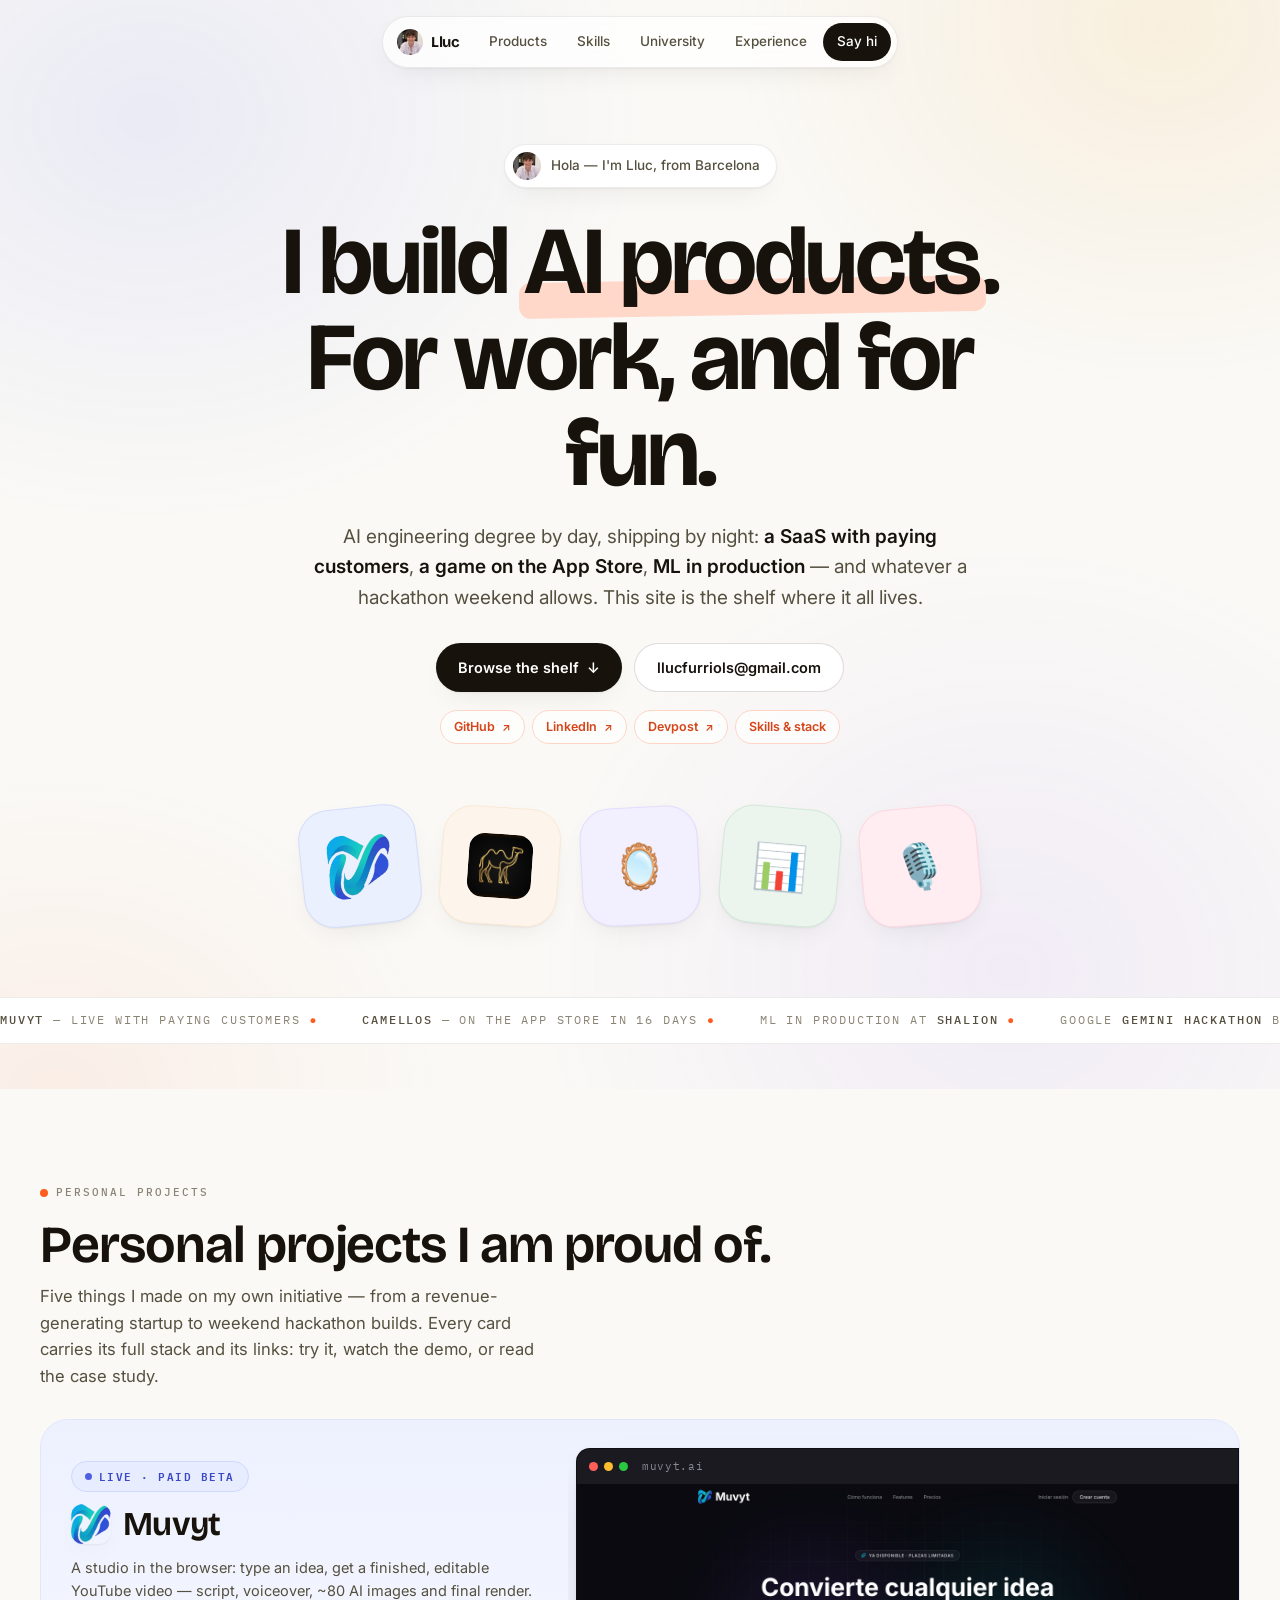
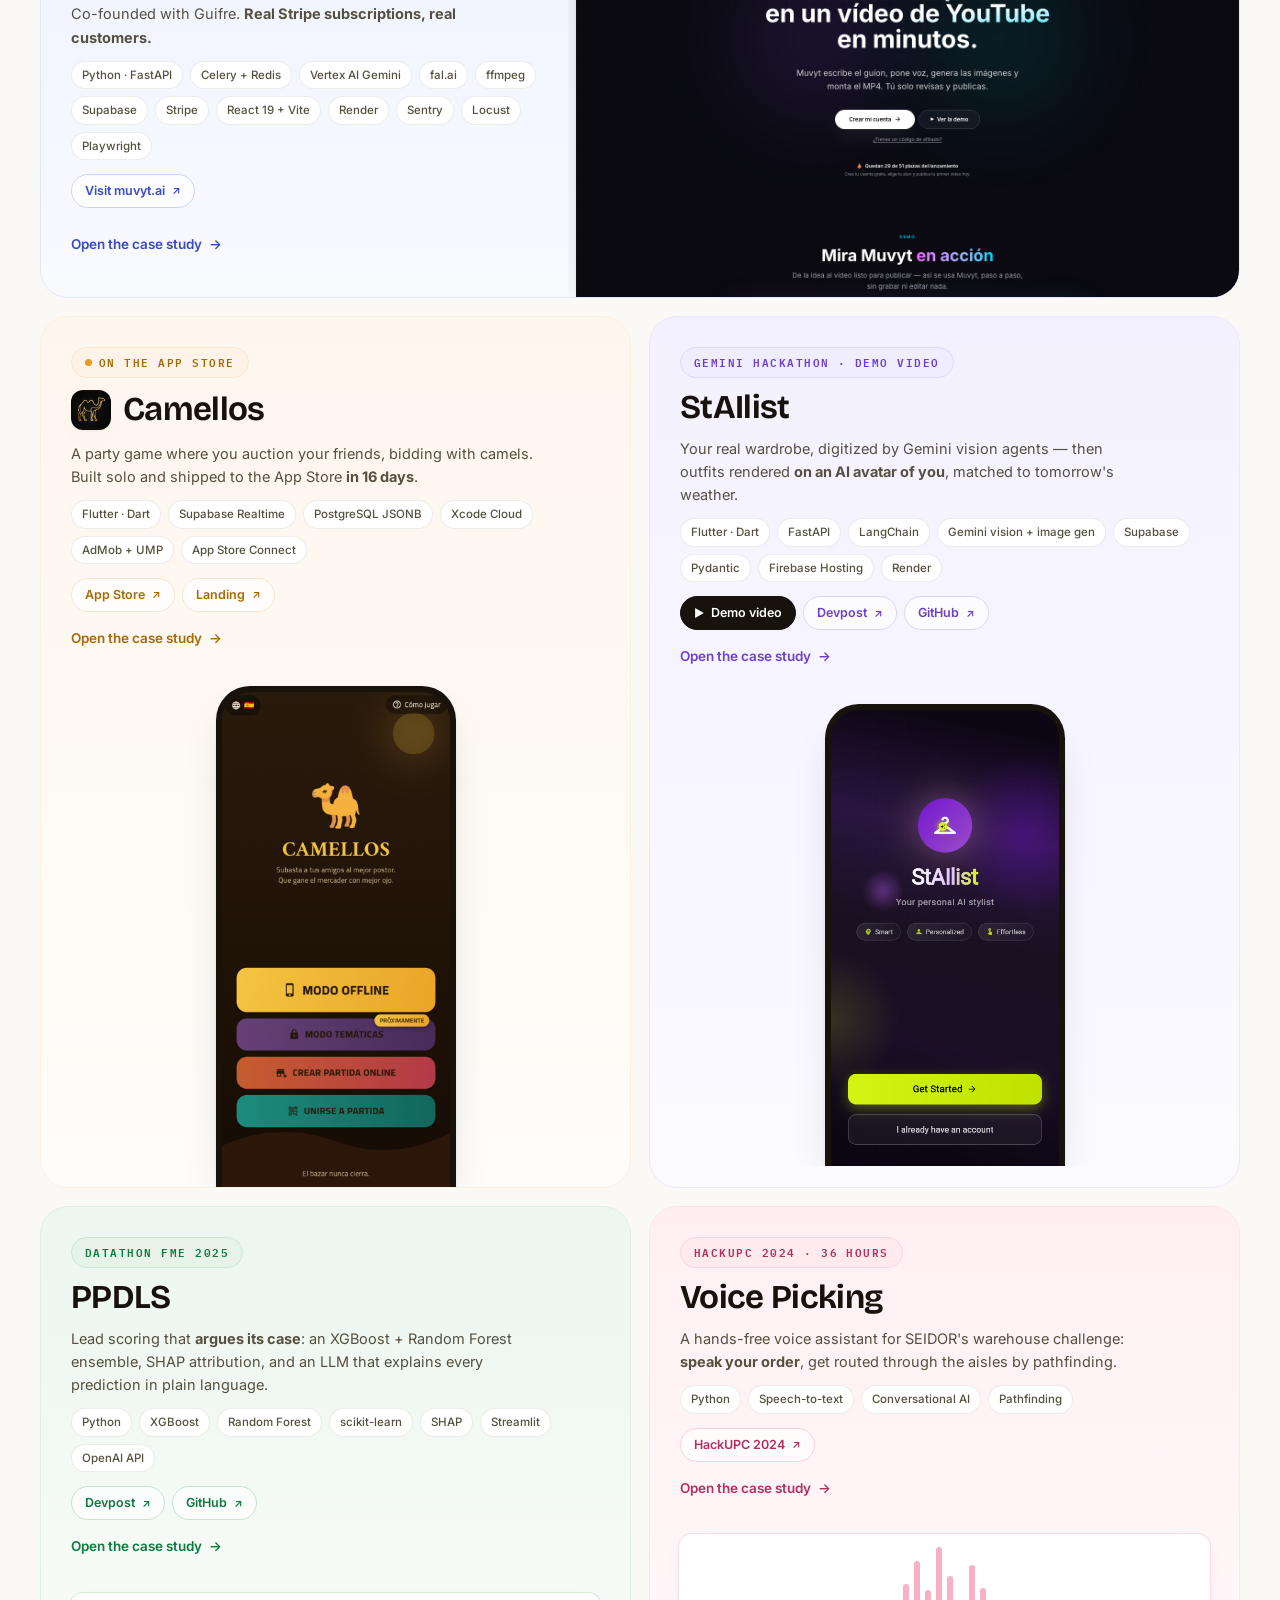
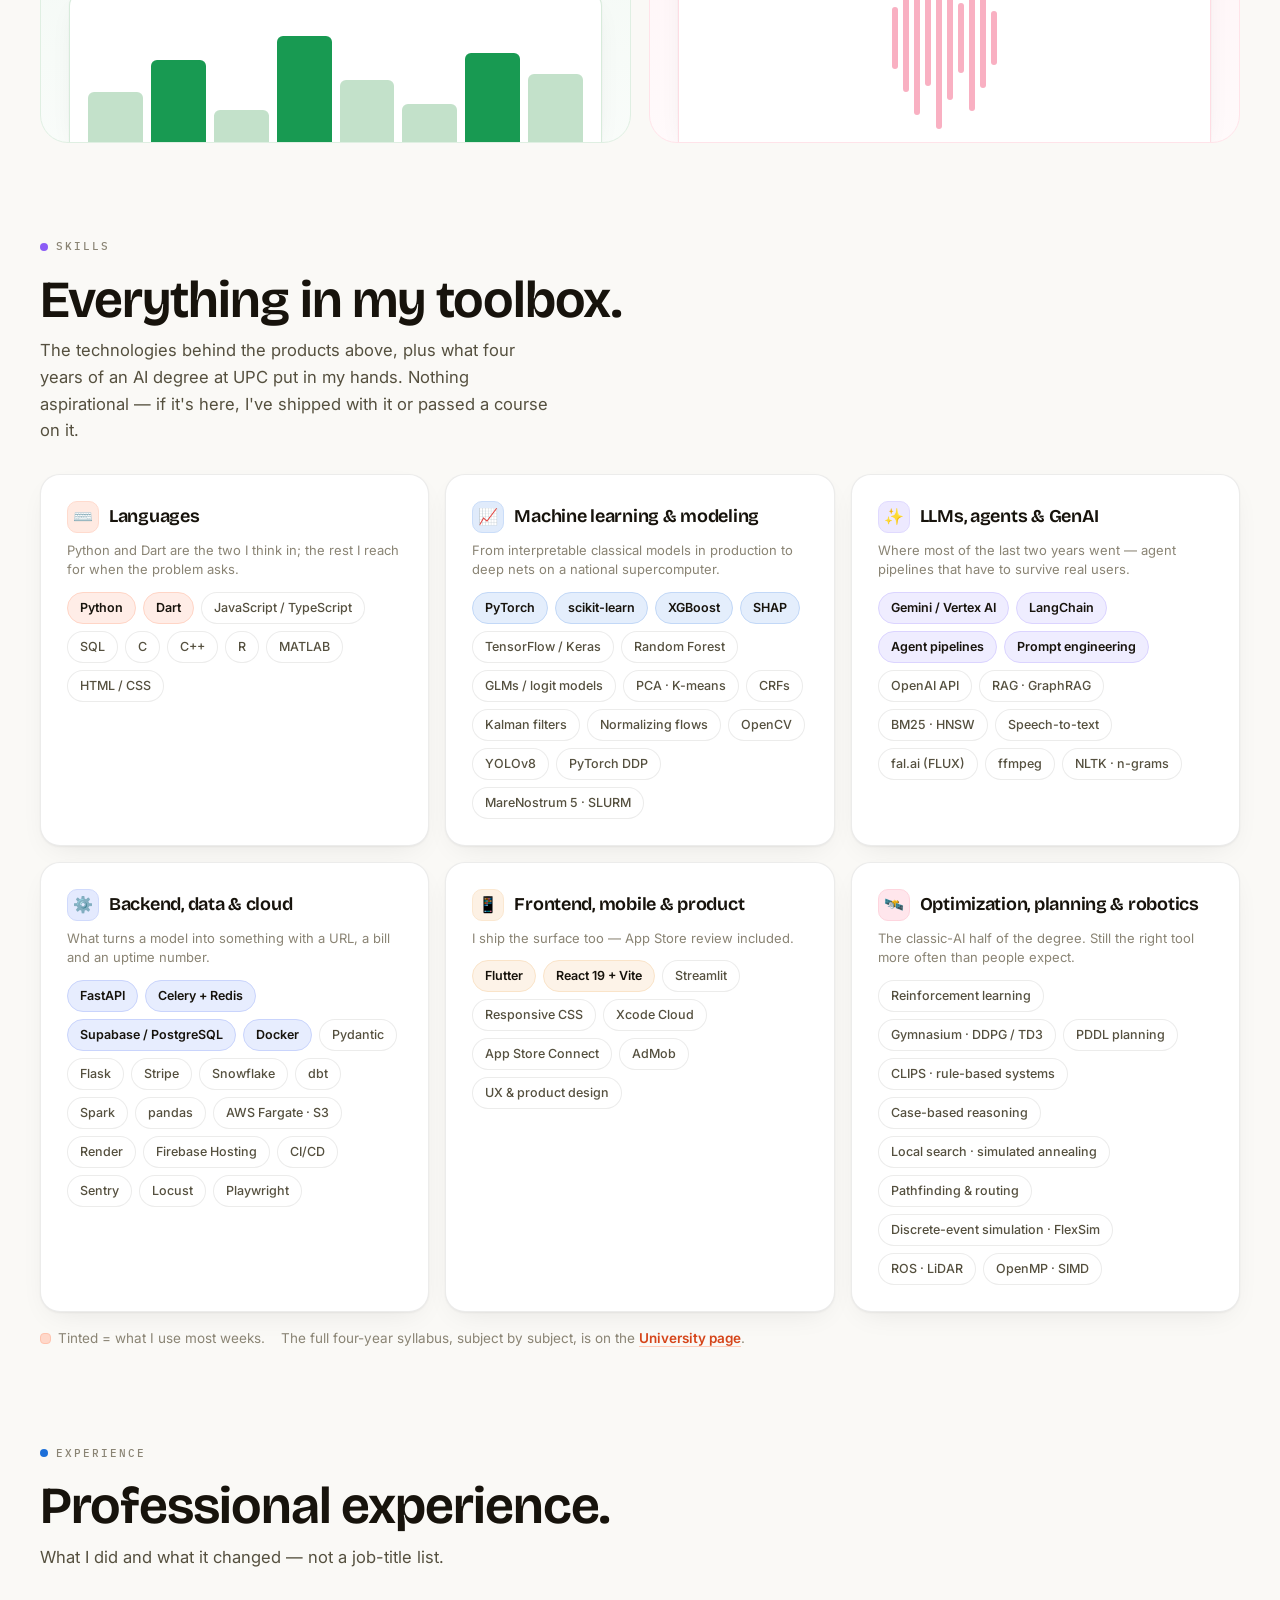
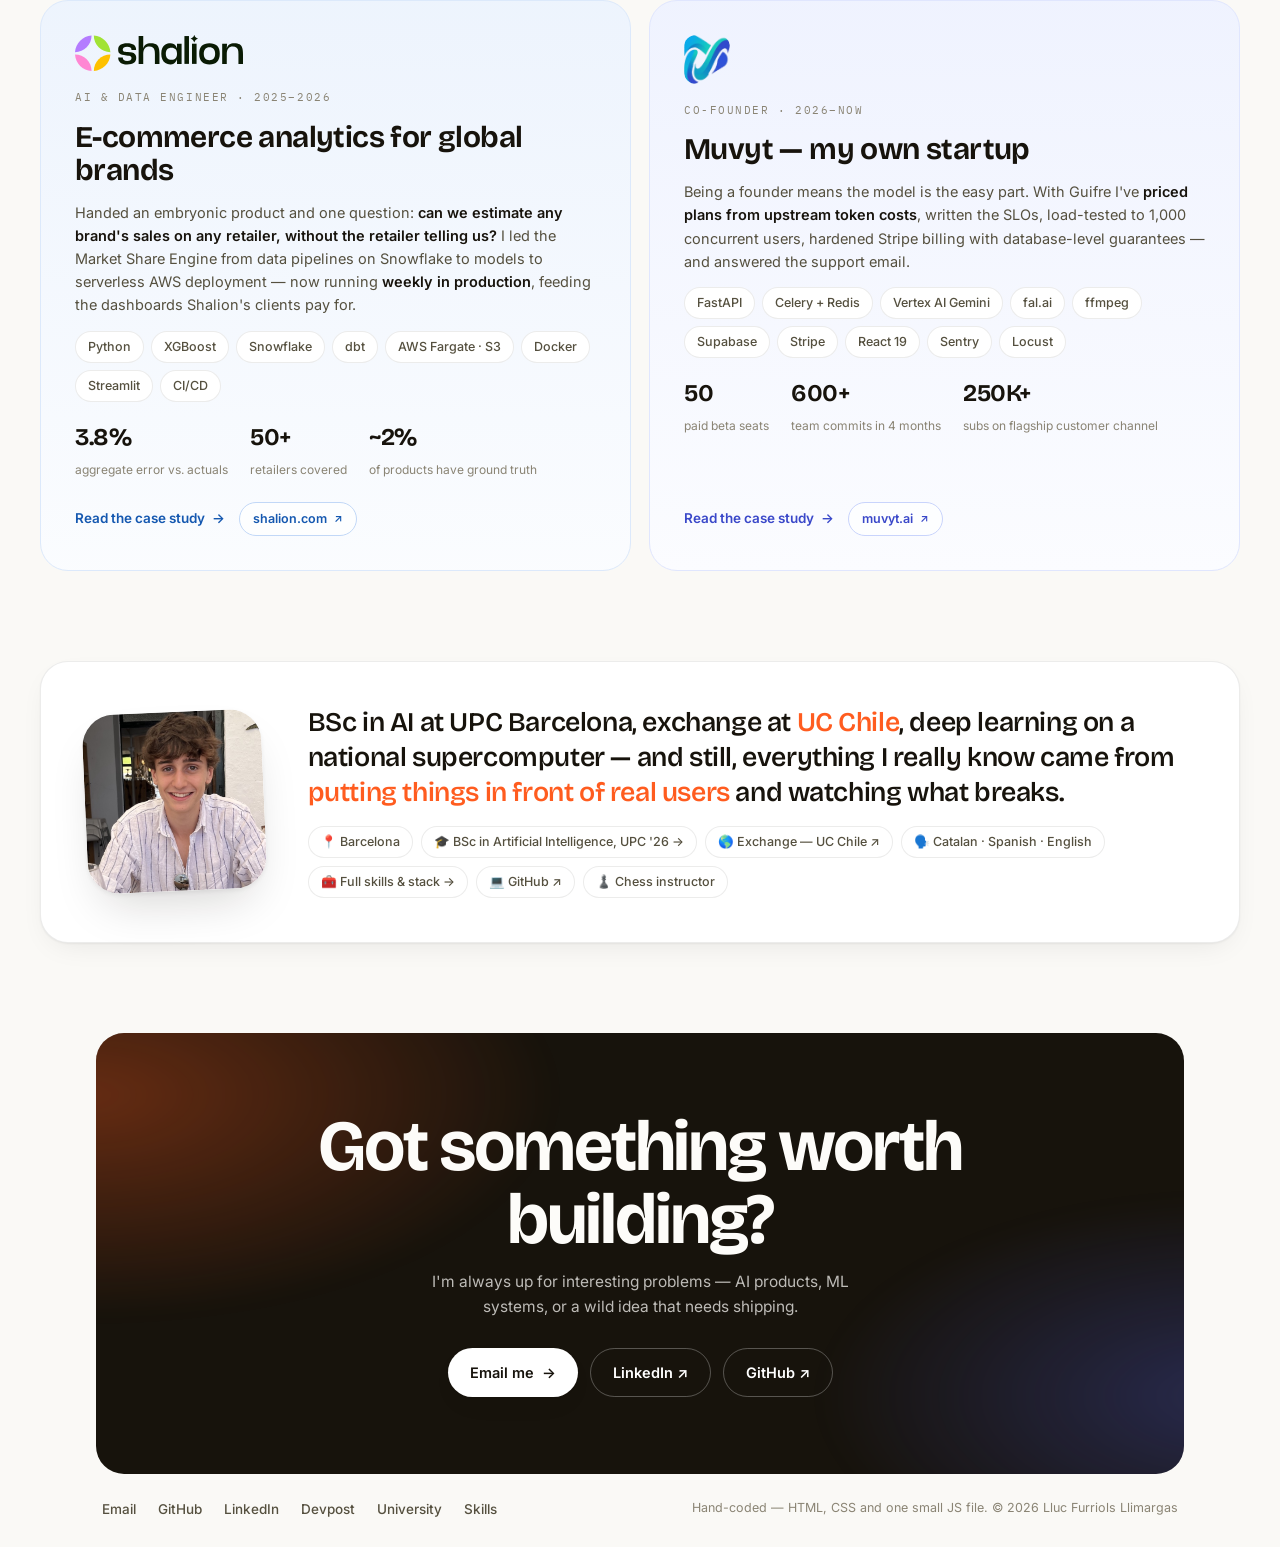
<file: index.html>
<!DOCTYPE html>
<html lang="en">
<head>
  <meta charset="UTF-8">
  <meta name="viewport" content="width=device-width, initial-scale=1.0">
  <title>Lluc Furriols — I build AI products</title>
  <meta name="description" content="AI engineer from Barcelona (UPC '26). Co-founder of Muvyt. A shelf of real products: a revenue-generating AI SaaS, an App Store game, production ML, hackathon builds.">
  <meta name="author" content="Lluc Furriols Llimargas">
  <link rel="canonical" href="https://llucfurriols.github.io/portfolio/">
  <meta property="og:title" content="Lluc Furriols — I build AI products">
  <meta property="og:description" content="A shelf of real products: an AI SaaS with paying customers, an App Store game, production ML at Shalion, hackathon builds.">
  <meta property="og:type" content="website">
  <meta property="og:url" content="https://llucfurriols.github.io/portfolio/">
  <meta property="og:image" content="https://llucfurriols.github.io/portfolio/assets/img/lluc.jpg">
  <meta name="twitter:card" content="summary">
  <link rel="icon" type="image/svg+xml" href="assets/favicon.svg">
  <link rel="preconnect" href="https://fonts.googleapis.com">
  <link rel="preconnect" href="https://fonts.gstatic.com" crossorigin>
  <link href="https://fonts.googleapis.com/css2?family=Bricolage+Grotesque:opsz,wght@12..96,400..800&family=IBM+Plex+Mono:wght@400;500;600&family=Inter:wght@400;500;600&display=swap" rel="stylesheet">
  <link rel="stylesheet" href="assets/css/style.css?v=6">
</head>
<body>

<header class="nav">
  <div class="nav-pill">
    <a class="nav-logo" href="index.html"><img src="assets/img/lluc.jpg" alt="">Lluc</a>
    <nav aria-label="Main">
      <ul class="nav-links">
        <li><a href="#products">Products</a></li>
        <li><a href="#skills">Skills</a></li>
        <li class="hide-sm"><a href="university.html">University</a></li>
        <li class="hide-sm"><a href="#experience">Experience</a></li>
        <li><a class="cta" href="mailto:llucfurriols@gmail.com">Say hi</a></li>
      </ul>
    </nav>
  </div>
</header>

<main>

  <!-- ============ HERO ============ -->
  <section class="hero">
    <div class="hero-bg" aria-hidden="true"></div>
    <div class="wrap hero-inner">
      <span class="hero-hello reveal"><img src="assets/img/lluc.jpg" alt="Lluc Furriols">Hola — I'm Lluc, from Barcelona</span>
      <h1 class="reveal">I build <span class="hl"><span>AI products</span></span>.<br>For work, and for fun.</h1>
      <p class="hero-sub reveal">AI engineering degree by day, shipping by night: <b>a SaaS with paying customers</b>, <b>a game on the App Store</b>, <b>ML in production</b> — and whatever a hackathon weekend allows. This site is the shelf where it all lives.</p>
      <div class="hero-ctas reveal">
        <a class="btn btn-primary" href="#products">Browse the shelf <span class="arr">↓</span></a>
        <a class="btn btn-ghost" href="mailto:llucfurriols@gmail.com">llucfurriols@gmail.com</a>
      </div>
      <div class="p-links hero-links reveal">
        <a href="https://github.com/Llucfurriols" target="_blank" rel="noopener">GitHub <span class="ic">↗</span></a>
        <a href="https://www.linkedin.com/in/lluc-furriols-llimargas-707125308" target="_blank" rel="noopener">LinkedIn <span class="ic">↗</span></a>
        <a href="https://devpost.com/Llucfurriols" target="_blank" rel="noopener">Devpost <span class="ic">↗</span></a>
        <a href="#skills">Skills &amp; stack</a>
      </div>

      <div class="dock reveal" aria-label="Shortcuts to the products">
        <a class="dock-item" href="projects/muvyt.html" style="--tint: var(--c-muvyt); --dock-rot: -6deg; --bob-delay: 0s">
          <img src="assets/img/muvyt/logo.png" alt=""><span class="tip">Muvyt — AI video studio</span>
        </a>
        <a class="dock-item" href="projects/camellos.html" style="--tint: var(--c-camellos); --dock-rot: 4deg; --bob-delay: .6s">
          <img src="assets/img/camellos/icon.png" alt=""><span class="tip">Camellos — App Store game</span>
        </a>
        <a class="dock-item" href="projects/stailist.html" style="--tint: var(--c-stailist); --dock-rot: -3deg; --bob-delay: 1.2s">
          <span class="glyph" aria-hidden="true">🪞</span><span class="tip">StAIlist — AI wardrobe</span>
        </a>
        <a class="dock-item" href="projects/lead-scoring.html" style="--tint: var(--c-datathon); --dock-rot: 5deg; --bob-delay: 1.8s">
          <span class="glyph" aria-hidden="true">📊</span><span class="tip">PPDLS — explainable scoring</span>
        </a>
        <a class="dock-item" href="projects/warehouse-voice.html" style="--tint: var(--c-voice); --dock-rot: -5deg; --bob-delay: 2.4s">
          <span class="glyph" aria-hidden="true">🎙️</span><span class="tip">Voice picking — HackUPC</span>
        </a>
      </div>
    </div>

    <div class="strip" aria-hidden="true">
      <div class="strip-track">
        <span><b>Muvyt</b> — live with paying customers <i class="dot">●</i></span>
        <span><b>Camellos</b> — on the App Store in 16 days <i class="dot">●</i></span>
        <span>ML in production at <b>Shalion</b> <i class="dot">●</i></span>
        <span>Google <b>Gemini Hackathon</b> build <i class="dot">●</i></span>
        <span><b>Datathon FME 2025</b> <i class="dot">●</i></span>
        <span>trained on <b>MareNostrum 5</b> <i class="dot">●</i></span>
        <span><b>Muvyt</b> — live with paying customers <i class="dot">●</i></span>
        <span><b>Camellos</b> — on the App Store in 16 days <i class="dot">●</i></span>
        <span>ML in production at <b>Shalion</b> <i class="dot">●</i></span>
        <span>Google <b>Gemini Hackathon</b> build <i class="dot">●</i></span>
        <span><b>Datathon FME 2025</b> <i class="dot">●</i></span>
        <span>trained on <b>MareNostrum 5</b> <i class="dot">●</i></span>
      </div>
    </div>
  </section>

  <!-- ============ PRODUCT SHELF ============ -->
  <section class="shelf wrap" id="products">
    <div class="shelf-head reveal">
      <span class="eyebrow" style="--tint: var(--brand)">Personal projects</span>
      <h2 class="section-title">Personal projects I am proud of.</h2>
      <p class="section-sub">Five things I made on my own initiative — from a revenue-generating startup to weekend hackathon builds. Every card carries its full stack and its links: try it, watch the demo, or read the case study.</p>
    </div>

    <div class="bento">

      <!-- MUVYT -->
      <div class="p-card featured span-6 reveal" style="--tint: var(--c-muvyt); --tint-ink: #3a48c9">
        <div class="p-body">
          <span class="badge live">Live · paid beta</span>
          <h3><img class="app-ico" src="assets/img/muvyt/logo.png" alt=""><a class="p-link" href="projects/muvyt.html">Muvyt</a></h3>
          <p class="desc">A studio in the browser: type an idea, get a finished, editable YouTube video — script, voiceover, ~80 AI images and final render. Co-founded with Guifre. <b>Real Stripe subscriptions, real customers.</b></p>
          <div class="chips">
            <span class="chip">Python · FastAPI</span><span class="chip">Celery + Redis</span><span class="chip">Vertex AI Gemini</span><span class="chip">fal.ai</span><span class="chip">ffmpeg</span><span class="chip">Supabase</span><span class="chip">Stripe</span><span class="chip">React 19 + Vite</span><span class="chip">Render</span><span class="chip">Sentry</span><span class="chip">Locust</span><span class="chip">Playwright</span>
          </div>
          <div class="p-links">
            <a href="https://muvyt.ai" target="_blank" rel="noopener">Visit muvyt.ai <span class="ic">↗</span></a>
          </div>
          <div class="p-foot"><span class="open">Open the case study <span class="arr">→</span></span></div>
        </div>
        <div class="p-media">
          <div class="frame-browser">
            <div class="bar"><i></i><i></i><i></i><span>muvyt.ai</span></div>
            <img src="assets/img/muvyt/landing_hero.png" alt="Muvyt landing page — 'Convierte cualquier idea en un vídeo de YouTube en minutos'" width="1440" height="900" loading="lazy" decoding="async">
          </div>
        </div>
      </div>

      <!-- CAMELLOS -->
      <div class="p-card span-3 reveal" style="--tint: var(--c-camellos); --tint-ink: #a86a06">
        <div class="p-body">
          <span class="badge live">On the App Store</span>
          <h3><img class="app-ico" src="assets/img/camellos/icon.png" alt=""><a class="p-link" href="projects/camellos.html">Camellos</a></h3>
          <p class="desc">A party game where you auction your friends, bidding with camels. Built solo and shipped to the App Store <b>in 16 days</b>.</p>
          <div class="chips">
            <span class="chip">Flutter · Dart</span><span class="chip">Supabase Realtime</span><span class="chip">PostgreSQL JSONB</span><span class="chip">Xcode Cloud</span><span class="chip">AdMob + UMP</span><span class="chip">App Store Connect</span>
          </div>
          <div class="p-links">
            <a href="https://apps.apple.com/es/app/camellos/id6787272166" target="_blank" rel="noopener">App Store <span class="ic">↗</span></a>
            <a href="https://llucfurriols.github.io/" target="_blank" rel="noopener">Landing <span class="ic">↗</span></a>
          </div>
          <div class="p-foot"><span class="open">Open the case study <span class="arr">→</span></span></div>
        </div>
        <div class="p-media">
          <div class="frame-phone"><img src="assets/img/camellos/home.png" alt="Camellos home screen" width="644" height="1400" loading="lazy" decoding="async"></div>
        </div>
      </div>

      <!-- STAILIST -->
      <div class="p-card span-3 reveal" style="--tint: var(--c-stailist); --tint-ink: #6d3fd1">
        <div class="p-body">
          <span class="badge">Gemini Hackathon · demo video</span>
          <h3><a class="p-link" href="projects/stailist.html">StAIlist</a></h3>
          <p class="desc">Your real wardrobe, digitized by Gemini vision agents — then outfits rendered <b>on an AI avatar of you</b>, matched to tomorrow's weather.</p>
          <div class="chips">
            <span class="chip">Flutter · Dart</span><span class="chip">FastAPI</span><span class="chip">LangChain</span><span class="chip">Gemini vision + image gen</span><span class="chip">Supabase</span><span class="chip">Pydantic</span><span class="chip">Firebase Hosting</span><span class="chip">Render</span>
          </div>
          <div class="p-links">
            <a class="play" href="https://www.youtube.com/watch?v=mNPfGIvHMls&t=31s" target="_blank" rel="noopener"><span class="ic">▶</span> Demo video</a>
            <a href="https://devpost.com/software/stailist" target="_blank" rel="noopener">Devpost <span class="ic">↗</span></a>
            <a href="https://github.com/datzii/StAIlist" target="_blank" rel="noopener">GitHub <span class="ic">↗</span></a>
          </div>
          <div class="p-foot"><span class="open">Open the case study <span class="arr">→</span></span></div>
        </div>
        <div class="p-media">
          <div class="frame-phone"><img src="assets/img/stailist/demo_welcome.png" alt="StAIlist welcome screen — your personal AI stylist" width="430" height="860" loading="lazy" decoding="async"></div>
        </div>
      </div>

      <!-- DATATHON -->
      <div class="p-card span-3 reveal" style="--tint: var(--c-datathon); --tint-ink: #0d7a3e">
        <div class="p-body">
          <span class="badge">Datathon FME 2025</span>
          <h3><a class="p-link" href="projects/lead-scoring.html">PPDLS</a></h3>
          <p class="desc">Lead scoring that <b>argues its case</b>: an XGBoost + Random Forest ensemble, SHAP attribution, and an LLM that explains every prediction in plain language.</p>
          <div class="chips">
            <span class="chip">Python</span><span class="chip">XGBoost</span><span class="chip">Random Forest</span><span class="chip">scikit-learn</span><span class="chip">SHAP</span><span class="chip">Streamlit</span><span class="chip">OpenAI API</span>
          </div>
          <div class="p-links">
            <a href="https://devpost.com/software/ppdls" target="_blank" rel="noopener">Devpost <span class="ic">↗</span></a>
            <a href="https://github.com/jordiabesuny/Datathon-2025" target="_blank" rel="noopener">GitHub <span class="ic">↗</span></a>
          </div>
          <div class="p-foot"><span class="open">Open the case study <span class="arr">→</span></span></div>
        </div>
        <div class="gfx" aria-hidden="true">
          <div class="gfx-bars">
            <i style="--h:38"></i><i style="--h:62" class="hot"></i><i style="--h:24"></i><i style="--h:81" class="hot"></i><i style="--h:47"></i><i style="--h:29"></i><i style="--h:68" class="hot"></i><i style="--h:52"></i>
          </div>
        </div>
      </div>

      <!-- VOICE -->
      <div class="p-card span-3 reveal" style="--tint: var(--c-voice); --tint-ink: #b32e5e">
        <div class="p-body">
          <span class="badge">HackUPC 2024 · 36 hours</span>
          <h3><a class="p-link" href="projects/warehouse-voice.html">Voice Picking</a></h3>
          <p class="desc">A hands-free voice assistant for SEIDOR's warehouse challenge: <b>speak your order</b>, get routed through the aisles by pathfinding.</p>
          <div class="chips">
            <span class="chip">Python</span><span class="chip">Speech-to-text</span><span class="chip">Conversational AI</span><span class="chip">Pathfinding</span>
          </div>
          <div class="p-links">
            <a href="https://hackupc-2024.devpost.com/" target="_blank" rel="noopener">HackUPC 2024 <span class="ic">↗</span></a>
          </div>
          <div class="p-foot"><span class="open">Open the case study <span class="arr">→</span></span></div>
        </div>
        <div class="gfx" aria-hidden="true">
          <div class="gfx-wave">
            <i style="--h:30;--i:0"></i><i style="--h:52;--i:1"></i><i style="--h:74;--i:2"></i><i style="--h:46;--i:3"></i><i style="--h:88;--i:4"></i><i style="--h:60;--i:5"></i><i style="--h:34;--i:6"></i><i style="--h:70;--i:7"></i><i style="--h:48;--i:8"></i><i style="--h:26;--i:9"></i>
          </div>
        </div>
      </div>

    </div>
  </section>

  <!-- ============ SKILLS ============ -->
  <section class="skills wrap" id="skills">
    <div class="reveal">
      <span class="eyebrow" style="--tint: var(--c-stailist)">Skills</span>
      <h2 class="section-title">Everything in my toolbox.</h2>
      <p class="section-sub">The technologies behind the products above, plus what four years of an AI degree at UPC put in my hands. Nothing aspirational — if it's here, I've shipped with it or passed a course on it.</p>
    </div>

    <div class="skills-grid">

      <div class="sk-card reveal" style="--th: var(--brand)">
        <h3><span class="ico" aria-hidden="true">⌨️</span>Languages</h3>
        <p class="sk-sub">Python and Dart are the two I think in; the rest I reach for when the problem asks.</p>
        <div class="chips">
          <span class="chip core">Python</span><span class="chip core">Dart</span><span class="chip">JavaScript / TypeScript</span><span class="chip">SQL</span><span class="chip">C</span><span class="chip">C++</span><span class="chip">R</span><span class="chip">MATLAB</span><span class="chip">HTML / CSS</span>
        </div>
      </div>

      <div class="sk-card reveal" style="--th: var(--c-shalion)">
        <h3><span class="ico" aria-hidden="true">📈</span>Machine learning &amp; modeling</h3>
        <p class="sk-sub">From interpretable classical models in production to deep nets on a national supercomputer.</p>
        <div class="chips">
          <span class="chip core">PyTorch</span><span class="chip core">scikit-learn</span><span class="chip core">XGBoost</span><span class="chip core">SHAP</span><span class="chip">TensorFlow / Keras</span><span class="chip">Random Forest</span><span class="chip">GLMs / logit models</span><span class="chip">PCA · K-means</span><span class="chip">CRFs</span><span class="chip">Kalman filters</span><span class="chip">Normalizing flows</span><span class="chip">OpenCV</span><span class="chip">YOLOv8</span><span class="chip">PyTorch DDP</span><span class="chip">MareNostrum 5 · SLURM</span>
        </div>
      </div>

      <div class="sk-card reveal" style="--th: var(--c-stailist)">
        <h3><span class="ico" aria-hidden="true">✨</span>LLMs, agents &amp; GenAI</h3>
        <p class="sk-sub">Where most of the last two years went — agent pipelines that have to survive real users.</p>
        <div class="chips">
          <span class="chip core">Gemini / Vertex AI</span><span class="chip core">LangChain</span><span class="chip core">Agent pipelines</span><span class="chip core">Prompt engineering</span><span class="chip">OpenAI API</span><span class="chip">RAG · GraphRAG</span><span class="chip">BM25 · HNSW</span><span class="chip">Speech-to-text</span><span class="chip">fal.ai (FLUX)</span><span class="chip">ffmpeg</span><span class="chip">NLTK · n-grams</span>
        </div>
      </div>

      <div class="sk-card reveal" style="--th: var(--c-muvyt)">
        <h3><span class="ico" aria-hidden="true">⚙️</span>Backend, data &amp; cloud</h3>
        <p class="sk-sub">What turns a model into something with a URL, a bill and an uptime number.</p>
        <div class="chips">
          <span class="chip core">FastAPI</span><span class="chip core">Celery + Redis</span><span class="chip core">Supabase / PostgreSQL</span><span class="chip core">Docker</span><span class="chip">Pydantic</span><span class="chip">Flask</span><span class="chip">Stripe</span><span class="chip">Snowflake</span><span class="chip">dbt</span><span class="chip">Spark</span><span class="chip">pandas</span><span class="chip">AWS Fargate · S3</span><span class="chip">Render</span><span class="chip">Firebase Hosting</span><span class="chip">CI/CD</span><span class="chip">Sentry</span><span class="chip">Locust</span><span class="chip">Playwright</span>
        </div>
      </div>

      <div class="sk-card reveal" style="--th: var(--c-camellos)">
        <h3><span class="ico" aria-hidden="true">📱</span>Frontend, mobile &amp; product</h3>
        <p class="sk-sub">I ship the surface too — App Store review included.</p>
        <div class="chips">
          <span class="chip core">Flutter</span><span class="chip core">React 19 + Vite</span><span class="chip">Streamlit</span><span class="chip">Responsive CSS</span><span class="chip">Xcode Cloud</span><span class="chip">App Store Connect</span><span class="chip">AdMob</span><span class="chip">UX &amp; product design</span>
        </div>
      </div>

      <div class="sk-card reveal" style="--th: var(--c-voice)">
        <h3><span class="ico" aria-hidden="true">🛰️</span>Optimization, planning &amp; robotics</h3>
        <p class="sk-sub">The classic-AI half of the degree. Still the right tool more often than people expect.</p>
        <div class="chips">
          <span class="chip">Reinforcement learning</span><span class="chip">Gymnasium · DDPG / TD3</span><span class="chip">PDDL planning</span><span class="chip">CLIPS · rule-based systems</span><span class="chip">Case-based reasoning</span><span class="chip">Local search · simulated annealing</span><span class="chip">Pathfinding &amp; routing</span><span class="chip">Discrete-event simulation · FlexSim</span><span class="chip">ROS · LiDAR</span><span class="chip">OpenMP · SIMD</span>
        </div>
      </div>

    </div>

    <p class="skills-note reveal">
      <span class="dotkey"><i></i> Tinted = what I use most weeks.</span>
      <span>The full four-year syllabus, subject by subject, is on the <a class="inline-link" href="university.html">University page</a>.</span>
    </p>
  </section>

  <!-- ============ EXPERIENCE ============ -->
  <section class="exp wrap" id="experience">
    <div class="reveal">
      <span class="eyebrow" style="--tint: var(--c-shalion)">Experience</span>
      <h2 class="section-title">Professional experience.</h2>
      <p class="section-sub">What I did and what it changed — not a job-title list.</p>
    </div>
    <div class="exp-grid">

      <div class="exp-card reveal" style="--tint: var(--c-shalion); --tint-ink: #1558b0">
        <a href="https://www.shalion.com" target="_blank" rel="noopener" aria-label="Shalion — company website">
          <img class="brand-logo" src="assets/img/logos/shalion.svg" alt="Shalion" width="1615" height="345" loading="lazy">
        </a>
        <span class="role">AI &amp; Data Engineer · 2025–2026</span>
        <h3>E-commerce analytics for global brands</h3>
        <p>Handed an embryonic product and one question: <b>can we estimate any brand's sales on any retailer, without the retailer telling us?</b> I led the Market Share Engine from data pipelines on Snowflake to models to serverless AWS deployment — now running <b>weekly in production</b>, feeding the dashboards Shalion's clients pay for.</p>
        <div class="chips">
          <span class="chip">Python</span><span class="chip">XGBoost</span><span class="chip">Snowflake</span><span class="chip">dbt</span><span class="chip">AWS Fargate · S3</span><span class="chip">Docker</span><span class="chip">Streamlit</span><span class="chip">CI/CD</span>
        </div>
        <div class="exp-stats">
          <div><b>3.8%</b><span>aggregate error vs. actuals</span></div>
          <div><b>50+</b><span>retailers covered</span></div>
          <div><b>~2%</b><span>of products have ground truth</span></div>
        </div>
        <div class="exp-foot">
          <a class="open" href="projects/market-share.html">Read the case study <span class="arr">→</span></a>
          <a class="linkpill" href="https://www.shalion.com" target="_blank" rel="noopener">shalion.com <span class="ic">↗</span></a>
        </div>
      </div>

      <div class="exp-card reveal" style="--tint: var(--c-muvyt); --tint-ink: #3a48c9">
        <a href="https://muvyt.ai" target="_blank" rel="noopener" aria-label="Muvyt — product website">
          <img class="brand-logo square" src="assets/img/muvyt/logo.png" alt="Muvyt" width="212" height="223" loading="lazy">
        </a>
        <span class="role">Co-founder · 2026–now</span>
        <h3>Muvyt — my own startup</h3>
        <p>Being a founder means the model is the easy part. With Guifre I've <b>priced plans from upstream token costs</b>, written the SLOs, load-tested to 1,000 concurrent users, hardened Stripe billing with database-level guarantees — and answered the support email.</p>
        <div class="chips">
          <span class="chip">FastAPI</span><span class="chip">Celery + Redis</span><span class="chip">Vertex AI Gemini</span><span class="chip">fal.ai</span><span class="chip">ffmpeg</span><span class="chip">Supabase</span><span class="chip">Stripe</span><span class="chip">React 19</span><span class="chip">Sentry</span><span class="chip">Locust</span>
        </div>
        <div class="exp-stats">
          <div><b>50</b><span>paid beta seats</span></div>
          <div><b>600+</b><span>team commits in 4 months</span></div>
          <div><b>250K+</b><span>subs on flagship customer channel</span></div>
        </div>
        <div class="exp-foot">
          <a class="open" href="projects/muvyt.html">Read the case study <span class="arr">→</span></a>
          <a class="linkpill" href="https://muvyt.ai" target="_blank" rel="noopener">muvyt.ai <span class="ic">↗</span></a>
        </div>
      </div>

    </div>
  </section>

  <!-- ============ ABOUT ============ -->
  <section class="about wrap" id="about">
    <div class="about-card reveal">
      <img class="about-photo" src="assets/img/lluc.jpg" alt="Lluc Furriols">
      <div class="about-copy">
        <p class="big">BSc in AI at UPC Barcelona, exchange at <span class="tint">UC Chile</span>, deep learning on a national supercomputer — and still, everything I really know came from <span class="tint">putting things in front of real users</span> and watching what breaks.</p>
        <div class="about-facts">
          <span class="chip">📍 Barcelona</span>
          <a class="chip" href="university.html">🎓 BSc in Artificial Intelligence, UPC '26 →</a>
          <a class="chip" href="https://www.uc.cl/" target="_blank" rel="noopener">🌎 Exchange — UC Chile ↗</a>
          <span class="chip">🗣️ Catalan · Spanish · English</span>
          <a class="chip" href="#skills">🧰 Full skills &amp; stack →</a>
          <a class="chip" href="https://github.com/Llucfurriols" target="_blank" rel="noopener">💻 GitHub ↗</a>
          <span class="chip">♟️ Chess instructor</span>
        </div>
      </div>
    </div>
  </section>

</main>

<!-- ============ FOOTER ============ -->
<footer>
  <div class="wrap">
    <div class="foot-card reveal">
      <h2>Got something worth building?</h2>
      <p>I'm always up for interesting problems — AI products, ML systems, or a wild idea that needs shipping.</p>
      <div class="hero-ctas">
        <a class="btn btn-primary" href="mailto:llucfurriols@gmail.com">Email me <span class="arr">→</span></a>
        <a class="btn btn-ghost" href="https://www.linkedin.com/in/lluc-furriols-llimargas-707125308" target="_blank" rel="noopener">LinkedIn ↗</a>
        <a class="btn btn-ghost" href="https://github.com/Llucfurriols" target="_blank" rel="noopener">GitHub ↗</a>
      </div>
    </div>
    <div class="foot-meta">
      <ul class="foot-links">
        <li><a href="mailto:llucfurriols@gmail.com">Email</a></li>
        <li><a href="https://github.com/Llucfurriols" target="_blank" rel="noopener">GitHub</a></li>
        <li><a href="https://www.linkedin.com/in/lluc-furriols-llimargas-707125308" target="_blank" rel="noopener">LinkedIn</a></li>
        <li><a href="https://devpost.com/Llucfurriols" target="_blank" rel="noopener">Devpost</a></li>
        <li><a href="university.html">University</a></li>
        <li><a href="#skills">Skills</a></li>
      </ul>
      <p class="colophon">Hand-coded — HTML, CSS and one small JS file. © <span data-year>2026</span> Lluc Furriols Llimargas</p>
    </div>
  </div>
</footer>

<script src="assets/js/main.js?v=2"></script>
</body>
</html>
</file>
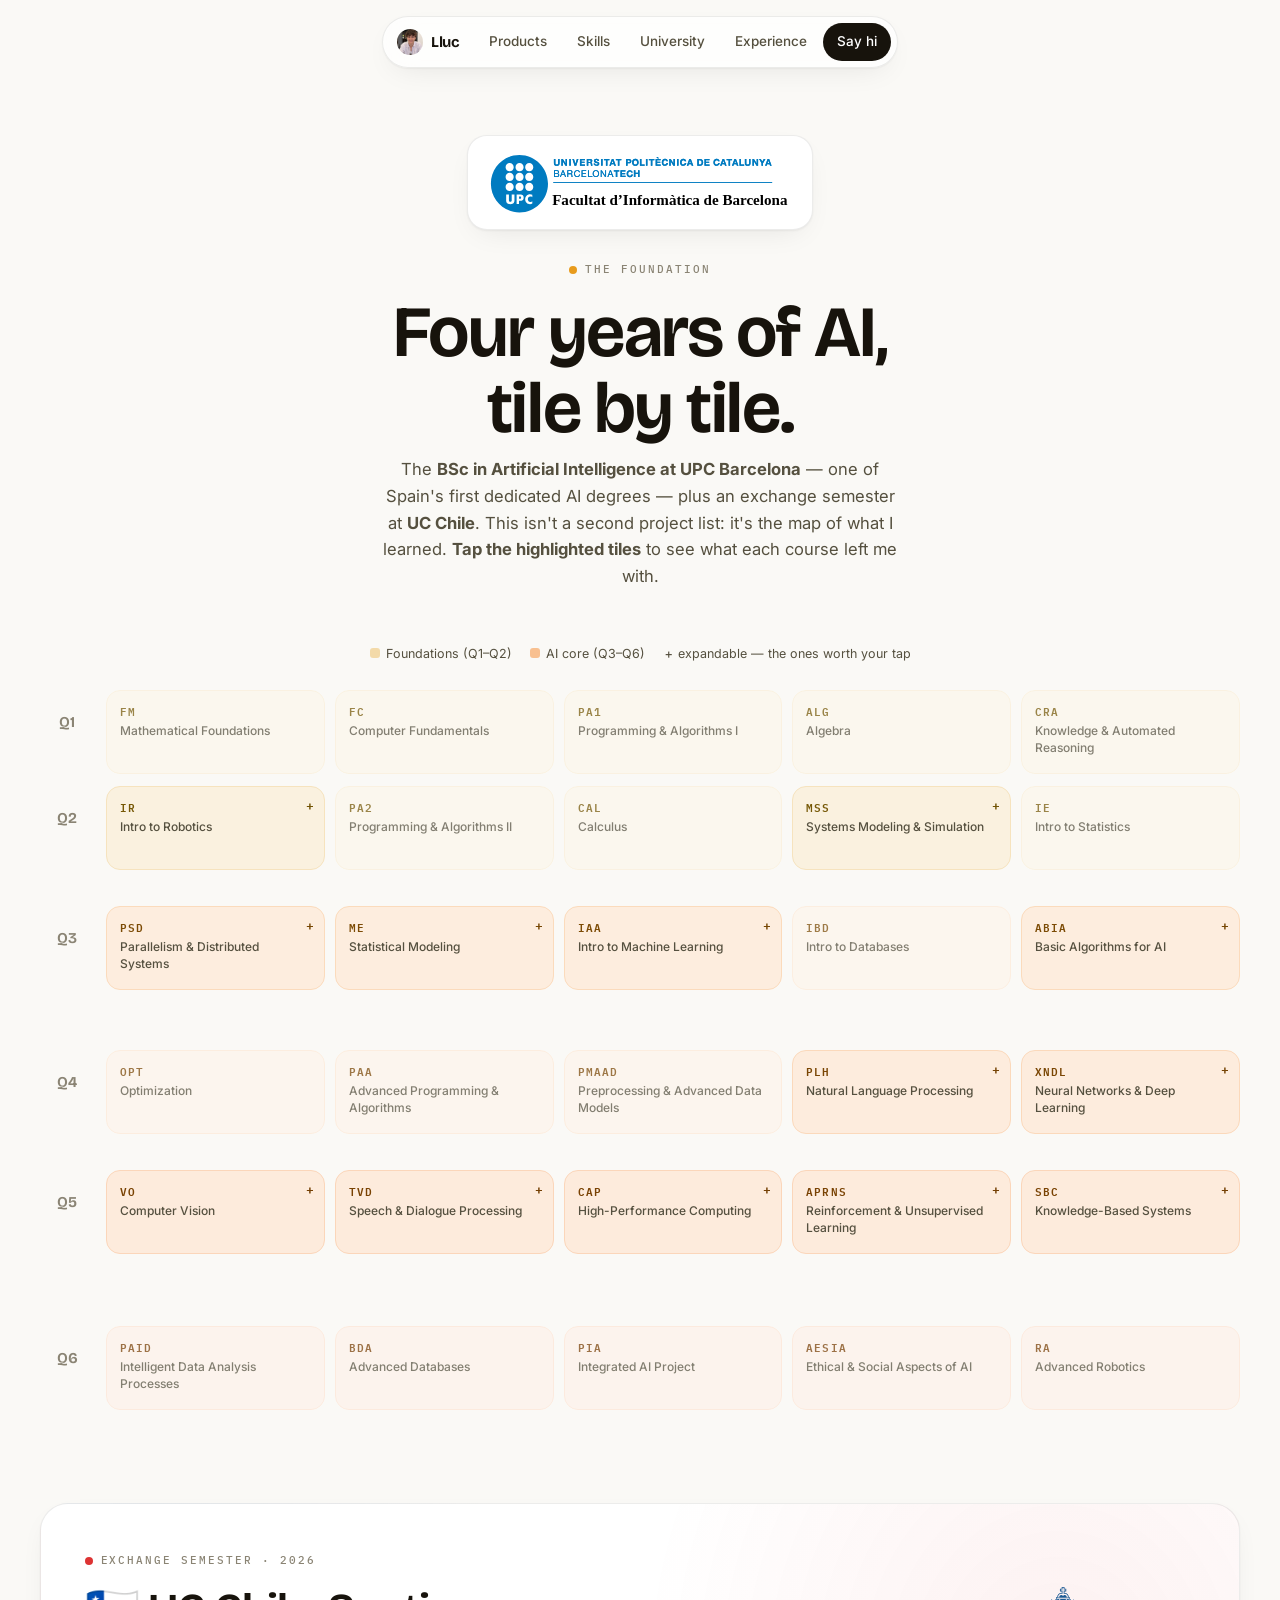
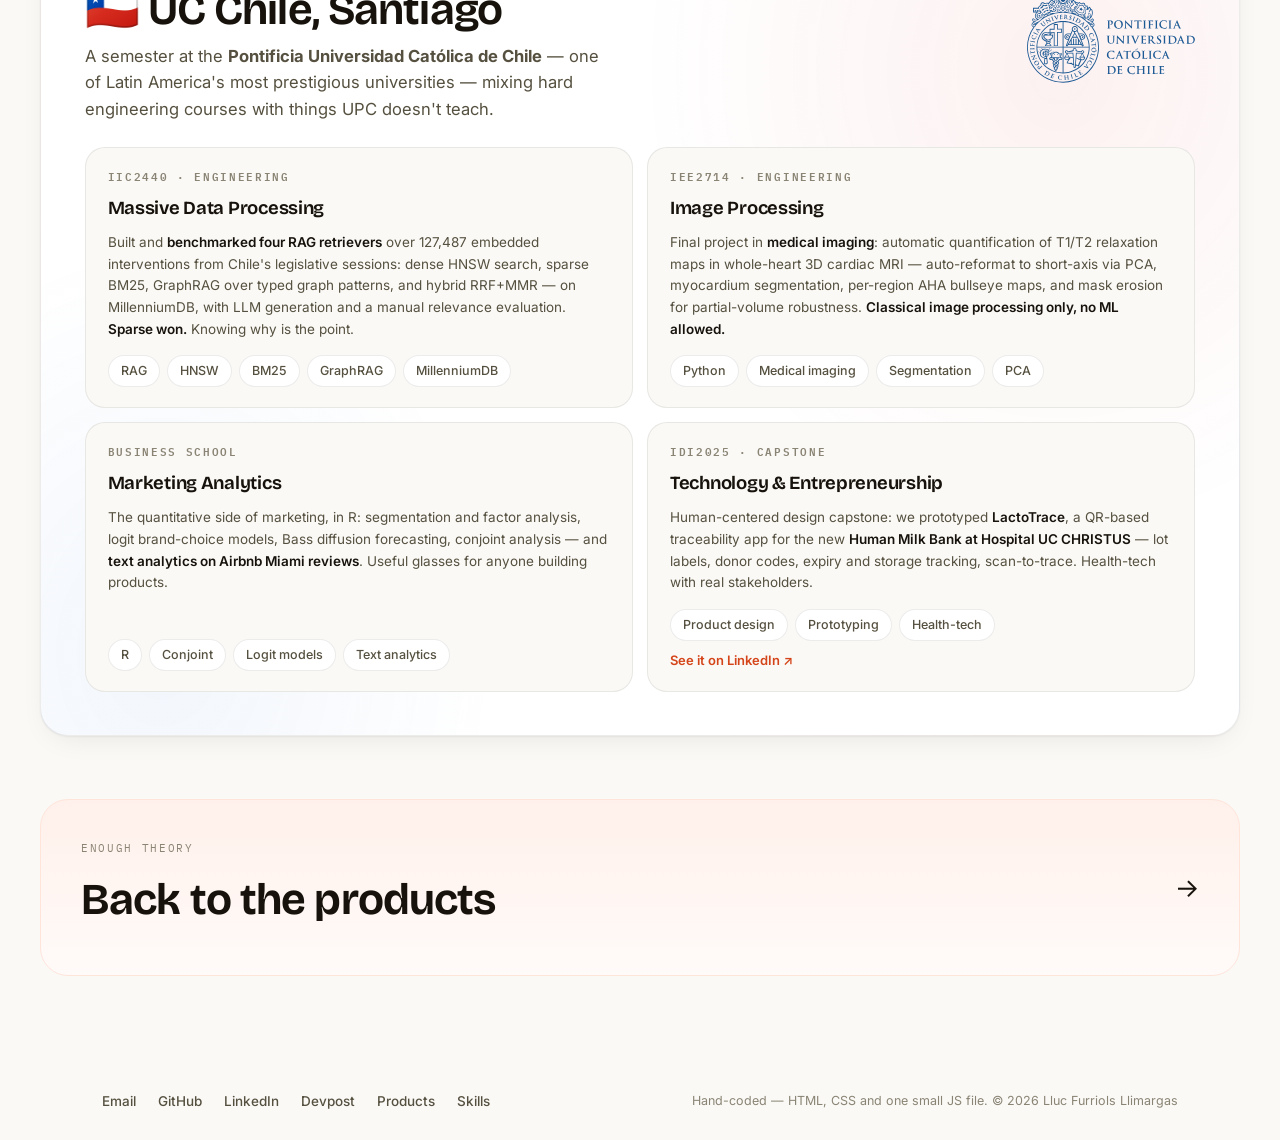
<file: university.html>
<!DOCTYPE html>
<html lang="en">
<head>
  <meta charset="UTF-8">
  <meta name="viewport" content="width=device-width, initial-scale=1.0">
  <title>University — Lluc Furriols</title>
  <meta name="description" content="BSc in Artificial Intelligence at UPC Barcelona + exchange at UC Chile. An explorable curriculum map: what each course taught me, and the few projects worth showing.">
  <link rel="icon" type="image/svg+xml" href="assets/favicon.svg">
  <link rel="preconnect" href="https://fonts.googleapis.com">
  <link rel="preconnect" href="https://fonts.gstatic.com" crossorigin>
  <link href="https://fonts.googleapis.com/css2?family=Bricolage+Grotesque:opsz,wght@12..96,400..800&family=IBM+Plex+Mono:wght@400;500;600&family=Inter:wght@400;500;600&display=swap" rel="stylesheet">
  <link rel="stylesheet" href="assets/css/style.css?v=6">
</head>
<body>

<header class="nav">
  <div class="nav-pill">
    <a class="nav-logo" href="index.html"><img src="assets/img/lluc.jpg" alt="">Lluc</a>
    <nav>
      <ul class="nav-links">
        <li><a href="index.html#products">Products</a></li>
        <li><a href="index.html#skills">Skills</a></li>
        <li class="hide-sm"><a href="university.html" aria-current="page">University</a></li>
        <li class="hide-sm"><a href="index.html#experience">Experience</a></li>
        <li><a class="cta" href="mailto:llucfurriols@gmail.com">Say hi</a></li>
      </ul>
    </nav>
  </div>
</header>

<main>
  <section class="uni-hero wrap">
    <a class="crest reveal" href="https://www.fib.upc.edu/en" target="_blank" rel="noopener" aria-label="Facultat d'Informàtica de Barcelona, UPC">
      <img src="assets/img/logos/upc-fib.svg" alt="Universitat Politècnica de Catalunya · Facultat d'Informàtica de Barcelona" width="700" height="142">
    </a>
    <span class="eyebrow reveal" style="--tint: var(--c-camellos)">The foundation</span>
    <h1 class="section-title reveal" style="font-size: clamp(38px, 6vw, 72px)">Four years of AI,<br>tile by tile.</h1>
    <p class="section-sub reveal" style="margin: 0 auto">The <b>BSc in Artificial Intelligence at UPC Barcelona</b> — one of Spain's first dedicated AI degrees — plus an exchange semester at <b>UC Chile</b>. This isn't a second project list: it's the map of what I learned. <b>Tap the highlighted tiles</b> to see what each course left me with.</p>
  </section>

  <!-- ============ CURRICULUM GRID ============ -->
  <section class="curri wrap">
    <div class="curri-legend reveal">
      <span><i style="background: color-mix(in oklab, #e2ab15 45%, white)"></i>Foundations (Q1–Q2)</span>
      <span><i style="background: color-mix(in oklab, #ec8a10 55%, white)"></i>AI core (Q3–Q6)</span>
      <span><b style="font-family: var(--mono); font-size: 11px">＋</b>&nbsp;expandable — the ones worth your tap</span>
    </div>

    <!-- Q1 -->
    <div class="curri-row reveal">
      <div class="curri-q">Q1</div>
      <div class="curri-tiles" style="--th: #e2ab15">
        <div class="tile muted" style="--th: #e2ab15"><b>FM</b><span>Mathematical Foundations</span></div>
        <div class="tile muted" style="--th: #e2ab15"><b>FC</b><span>Computer Fundamentals</span></div>
        <div class="tile muted" style="--th: #e2ab15"><b>PA1</b><span>Programming &amp; Algorithms I</span></div>
        <div class="tile muted" style="--th: #e2ab15"><b>ALG</b><span>Algebra</span></div>
        <div class="tile muted" style="--th: #e2ab15"><b>CRA</b><span>Knowledge &amp; Automated Reasoning</span></div>
      </div>
    </div>

    <!-- Q2 -->
    <div class="curri-row reveal">
      <div class="curri-q">Q2</div>
      <div class="curri-tiles" style="--th: #e2ab15">
        <button class="tile" data-open aria-controls="p-ir" style="--th: #e2ab15"><b>IR</b><span>Intro to Robotics</span></button>
        <div class="tile muted" style="--th: #e2ab15"><b>PA2</b><span>Programming &amp; Algorithms II</span></div>
        <div class="tile muted" style="--th: #e2ab15"><b>CAL</b><span>Calculus</span></div>
        <button class="tile" data-open aria-controls="p-mss" style="--th: #e2ab15"><b>MSS</b><span>Systems Modeling &amp; Simulation</span></button>
        <div class="tile muted" style="--th: #e2ab15"><b>IE</b><span>Intro to Statistics</span></div>

        <div class="curri-panel" id="p-ir"><div class="panel-grid">
          <div>
            <h4>Introduction to Robotics</h4>
            <p>Kinematics, Jacobians and Kalman filtering in MATLAB — and a final project that <b>actually drives</b>: a wall-following TurtleBot in ROS/C++, fusing LiDAR and odometry into a 10&nbsp;Hz reactive control loop.</p>
            <div class="chips"><span class="chip">ROS</span><span class="chip">C++</span><span class="chip">LiDAR</span><span class="chip">Kalman filters</span><span class="chip">MATLAB</span></div>
          </div>
        </div></div>
        <div class="curri-panel" id="p-mss"><div class="panel-grid">
          <div>
            <h4>Systems Modeling &amp; Simulation</h4>
            <p>Discrete-event simulation: modeled a supermarket in FlexSim, found the queue bottlenecks and proposed a layout backed by data; validated random-number generators with chi-squared tests in R.</p>
            <div class="chips"><span class="chip">FlexSim</span><span class="chip">R</span><span class="chip">Discrete-event simulation</span></div>
          </div>
        </div></div>
      </div>
    </div>

    <!-- Q3 -->
    <div class="curri-row reveal">
      <div class="curri-q">Q3</div>
      <div class="curri-tiles" style="--th: #ec9312">
        <button class="tile" data-open aria-controls="p-psd" style="--th: #ec9312"><b>PSD</b><span>Parallelism &amp; Distributed Systems</span></button>
        <button class="tile" data-open aria-controls="p-me" style="--th: #ec9312"><b>ME</b><span>Statistical Modeling</span></button>
        <button class="tile" data-open aria-controls="p-iaa" style="--th: #ec9312"><b>IAA</b><span>Intro to Machine Learning</span></button>
        <div class="tile muted" style="--th: #ec9312"><b>IBD</b><span>Intro to Databases</span></div>
        <button class="tile" data-open aria-controls="p-abia" style="--th: #ec9312"><b>ABIA</b><span>Basic Algorithms for AI</span></button>

        <div class="curri-panel" id="p-psd"><div class="panel-grid">
          <div>
            <h4>Parallelism &amp; Distributed Systems</h4>
            <p>C on the UPC cluster: profiled K-means, found the 98% hotspot, parallelized it with OpenMP for a <b>12.9× speedup on 20 threads</b> — with the Amdahl's-law analysis of why it plateaus. Also SIMD intrinsics and a data-parallel MLP trainer.</p>
            <div class="chips"><span class="chip">C</span><span class="chip">OpenMP</span><span class="chip">SIMD</span><span class="chip">Profiling</span></div>
          </div>
        </div></div>
        <div class="curri-panel" id="p-me"><div class="panel-grid">
          <div>
            <h4>Statistical Modeling</h4>
            <p>A full R pipeline on a Steam-games dataset: PCA, Gower-distance clustering with per-cluster profiling, and a GLM with stepwise selection predicting review positivity. Statistics as a craft, not a formula sheet.</p>
            <div class="chips"><span class="chip">R</span><span class="chip">GLMs</span><span class="chip">PCA</span><span class="chip">Clustering</span></div>
          </div>
        </div></div>
        <div class="curri-panel" id="p-iaa"><div class="panel-grid">
          <div>
            <h4>Introduction to Machine Learning</h4>
            <p>The classic toolbox — regression, classification, clustering, boosting — capped by a solo project predicting <b>cirrhosis patient survival</b>: leakage-safe preprocessing, SMOTENC balancing, a fairness-motivated feature removal, and a formal Google-style model card. My first taste of responsible AI done properly.</p>
            <div class="chips"><span class="chip">scikit-learn</span><span class="chip">pandas</span><span class="chip">Model cards</span><span class="chip">Fairness</span></div>
          </div>
        </div></div>
        <div class="curri-panel" id="p-abia"><div class="panel-grid">
          <div>
            <h4>Basic Algorithms for AI</h4>
            <p>Classic AI that still earns its keep: optimized Barcelona's <b>Bicing bike redistribution</b> with hill climbing and simulated annealing, and built a <b>PDDL planner</b> that schedules a year of reading under page budgets — its plans animated in PyGame.</p>
            <div class="chips"><span class="chip">Local search</span><span class="chip">Simulated annealing</span><span class="chip">PDDL</span><span class="chip">Python</span></div>
            <a class="repo-a" href="https://github.com/Llucfurriols/Maximizing-Benefit-in-Bicing-Networks" target="_blank" rel="noopener">Bicing repo ↗</a> &nbsp;
            <a class="repo-a" href="https://github.com/mikirop22/Intelligent-Reading-Scheduler-PDDL" target="_blank" rel="noopener">PDDL repo ↗</a>
          </div>
        </div></div>
      </div>
    </div>

    <!-- Q4 -->
    <div class="curri-row reveal">
      <div class="curri-q">Q4</div>
      <div class="curri-tiles" style="--th: #ea8b10">
        <div class="tile muted" style="--th: #ea8b10"><b>OPT</b><span>Optimization</span></div>
        <div class="tile muted" style="--th: #ea8b10"><b>PAA</b><span>Advanced Programming &amp; Algorithms</span></div>
        <div class="tile muted" style="--th: #ea8b10"><b>PMAAD</b><span>Preprocessing &amp; Advanced Data Models</span></div>
        <button class="tile" data-open aria-controls="p-plh" style="--th: #ea8b10"><b>PLH</b><span>Natural Language Processing</span></button>
        <button class="tile" data-open aria-controls="p-xndl" style="--th: #ea8b10"><b>XNDL</b><span>Neural Networks &amp; Deep Learning</span></button>

        <div class="curri-panel" id="p-plh"><div class="panel-grid">
          <div>
            <h4>Natural Language Processing</h4>
            <p>NLP from first principles: a six-language identifier built on <b>character trigrams with Lidstone smoothing — 99.66% sentence accuracy</b>, no ML library for the model. Plus sentiment classification and CRF-based POS/NER tagging for Spanish and Dutch.</p>
            <div class="chips"><span class="chip">NLTK</span><span class="chip">n-grams</span><span class="chip">CRFs</span><span class="chip">Python</span></div>
            <a class="repo-a" href="https://github.com/Llucfurriols/Detector-idioma" target="_blank" rel="noopener">Language detector repo ↗</a>
          </div>
        </div></div>
        <div class="curri-panel" id="p-xndl"><div class="panel-grid">
          <div>
            <h4>Neural Networks &amp; Deep Learning</h4>
            <p>A CNN designed <b>from scratch — no transfer learning allowed</b> — classifying 29 museum-art mediums (MAMe benchmark). Six documented ablation rounds on a SLURM GPU cluster took it from 44% to <b>81.5% test accuracy</b>. The discipline mattered more than the number.</p>
            <div class="chips"><span class="chip">TensorFlow / Keras</span><span class="chip">SLURM</span><span class="chip">Ablations</span><span class="chip">Data augmentation</span></div>
          </div>
          <figure class="mini-proj">
            <img src="assets/img/uni/mame_confusion.png" alt="29-class confusion matrix of the MAMe classifier" width="1600" height="1600" loading="lazy" decoding="async">
            <figcaption>29×29 confusion matrix — errors cluster among visually similar mediums</figcaption>
          </figure>
        </div></div>
      </div>
    </div>

    <!-- Q5 -->
    <div class="curri-row reveal">
      <div class="curri-q">Q5</div>
      <div class="curri-tiles" style="--th: #e8830e">
        <button class="tile" data-open aria-controls="p-vo" style="--th: #e8830e"><b>VO</b><span>Computer Vision</span></button>
        <button class="tile" data-open aria-controls="p-tvd" style="--th: #e8830e"><b>TVD</b><span>Speech &amp; Dialogue Processing</span></button>
        <button class="tile" data-open aria-controls="p-cap" style="--th: #e8830e"><b>CAP</b><span>High-Performance Computing</span></button>
        <button class="tile" data-open aria-controls="p-aprns" style="--th: #e8830e"><b>APRNS</b><span>Reinforcement &amp; Unsupervised Learning</span></button>
        <button class="tile" data-open aria-controls="p-sbc" style="--th: #e8830e"><b>SBC</b><span>Knowledge-Based Systems</span></button>

        <div class="curri-panel" id="p-vo"><div class="panel-grid">
          <div>
            <h4>Computer Vision</h4>
            <p>Both ends of the spectrum: <b>fine-tuned YOLOv8</b> on an indoor-objects dataset I converted myself (<b>91.4% precision</b>, 77.9% mAP@50, honest held-out validation) — and counted pharmacy pills with <b>zero training</b>: morphology, distance transform, watershed. Classical vision still wins when the problem is geometric.</p>
            <div class="chips"><span class="chip">YOLOv8</span><span class="chip">PyTorch</span><span class="chip">OpenCV</span><span class="chip">MATLAB</span></div>
          </div>
          <figure class="mini-proj">
            <img src="assets/img/uni/pill_distance.png" alt="Distance transform seeding watershed pill segmentation" width="839" height="1116" loading="lazy" decoding="async">
            <figcaption>Distance transform seeding the watershed — each peak becomes one pill</figcaption>
          </figure>
        </div></div>
        <div class="curri-panel" id="p-tvd"><div class="panel-grid">
          <div>
            <h4>Speech &amp; Dialogue Processing</h4>
            <p>Built "Lara", a rule-based housing-search chatbot with a Flask front-end, then competed on <b>31-class spoken-command recognition</b> (65,000 audio clips) with CNN and RNN classifiers over spectrograms. Also presented the TokenFormer paper.</p>
            <div class="chips"><span class="chip">TensorFlow</span><span class="chip">Spectrograms</span><span class="chip">Flask</span><span class="chip">Dialogue systems</span></div>
          </div>
        </div></div>
        <div class="curri-panel" id="p-cap"><div class="panel-grid">
          <div>
            <h4>High-Performance Computing for AI</h4>
            <p>Hands-on with <b>MareNostrum 5</b>, the national supercomputer: SLURM, Singularity containers, a Hadoop cluster inside them, Spark — and the capstone: scaling Vision Transformer training with PyTorch DDP from 217 to 3,294 img/s. <b>15.18× speedup on 16 GPUs</b>, and a clean lesson in why small models stop scaling first.</p>
            <div class="chips"><span class="chip">PyTorch DDP</span><span class="chip">SLURM</span><span class="chip">MareNostrum 5</span><span class="chip">Spark</span><span class="chip">bf16</span></div>
          </div>
          <figure class="mini-proj">
            <img src="assets/img/uni/speedup_vs_gpus.png" alt="Observed vs ideal speedup scaling to 16 GPUs" width="1000" height="500" loading="lazy" decoding="async">
            <figcaption>Observed vs. ideal speedup, 1 → 16 GPUs</figcaption>
          </figure>
        </div></div>
        <div class="curri-panel" id="p-aprns"><div class="panel-grid">
          <div>
            <h4>Reinforcement &amp; Unsupervised Learning</h4>
            <p>The deep-RL stack implemented from the papers — DQN on Atari Pong from pixels, then <b>DDPG and TD3</b> for continuous-control LunarLander, trained on the BSC cluster. The generative block built <b>RealNVP normalizing flows</b> (these faces are sampled from mine) and VAEs by hand.</p>
            <div class="chips"><span class="chip">PyTorch</span><span class="chip">Gymnasium</span><span class="chip">DDPG / TD3</span><span class="chip">Normalizing flows</span></div>
          </div>
          <figure class="mini-proj">
            <img src="assets/img/uni/faces_generated.png" alt="Faces generated by a RealNVP normalizing flow" width="639" height="715" loading="lazy" decoding="async">
            <figcaption>Faces sampled from my RealNVP flow</figcaption>
          </figure>
        </div></div>
        <div class="curri-panel" id="p-sbc"><div class="panel-grid">
          <div>
            <h4>Knowledge-Based Systems</h4>
            <p>A CLIPS expert system with a Protégé ontology, then a full <b>Case-Based Reasoning recommender over ~20,800 MoMA artworks</b>: retrieve similar visitors, adapt their museum routes, present in a Streamlit wizard, retain rated visits. One of the few course projects with a public repo you can run.</p>
            <div class="chips"><span class="chip">CBR</span><span class="chip">CLIPS</span><span class="chip">K-means</span><span class="chip">Streamlit</span></div>
            <a class="repo-a" href="https://github.com/polmf/SBC_2" target="_blank" rel="noopener">CBR recommender repo ↗</a>
          </div>
        </div></div>
      </div>
    </div>

    <!-- Q6 -->
    <div class="curri-row reveal">
      <div class="curri-q">Q6</div>
      <div class="curri-tiles" style="--th: #e67b0c">
        <div class="tile muted" style="--th: #e67b0c"><b>PAID</b><span>Intelligent Data Analysis Processes</span></div>
        <div class="tile muted" style="--th: #e67b0c"><b>BDA</b><span>Advanced Databases</span></div>
        <div class="tile muted" style="--th: #e67b0c"><b>PIA</b><span>Integrated AI Project</span></div>
        <div class="tile muted" style="--th: #e67b0c"><b>AESIA</b><span>Ethical &amp; Social Aspects of AI</span></div>
        <div class="tile muted" style="--th: #e67b0c"><b>RA</b><span>Advanced Robotics</span></div>
      </div>
    </div>
  </section>

  <!-- ============ ERASMUS ============ -->
  <section class="erasmus wrap">
    <div class="erasmus-band reveal">
      <div class="erasmus-head">
        <div>
          <span class="eyebrow" style="--tint: #d33">Exchange semester · 2026</span>
          <h2 class="section-title" style="font-size: clamp(28px, 3.6vw, 44px)">🇨🇱 UC Chile, Santiago</h2>
          <p class="section-sub">A semester at the <b>Pontificia Universidad Católica de Chile</b> — one of Latin America's most prestigious universities — mixing hard engineering courses with things UPC doesn't teach.</p>
        </div>
        <a class="uni-logo" href="https://www.uc.cl/" target="_blank" rel="noopener" aria-label="Pontificia Universidad Católica de Chile">
          <img src="assets/img/logos/uc-chile.svg" alt="Pontificia Universidad Católica de Chile" width="209" height="120" loading="lazy">
        </a>
      </div>
      <div class="erasmus-cards">

        <div class="e-card reveal">
          <span class="blk-label">IIC2440 · Engineering</span>
          <h4>Massive Data Processing</h4>
          <p>Built and <b>benchmarked four RAG retrievers</b> over 127,487 embedded interventions from Chile's legislative sessions: dense HNSW search, sparse BM25, GraphRAG over typed graph patterns, and hybrid RRF+MMR — on MillenniumDB, with LLM generation and a manual relevance evaluation. <b>Sparse won.</b> Knowing why is the point.</p>
          <div class="chips"><span class="chip">RAG</span><span class="chip">HNSW</span><span class="chip">BM25</span><span class="chip">GraphRAG</span><span class="chip">MillenniumDB</span></div>
        </div>

        <div class="e-card reveal">
          <span class="blk-label">IEE2714 · Engineering</span>
          <h4>Image Processing</h4>
          <p>Final project in <b>medical imaging</b>: automatic quantification of T1/T2 relaxation maps in whole-heart 3D cardiac MRI — auto-reformat to short-axis via PCA, myocardium segmentation, per-region AHA bullseye maps, and mask erosion for partial-volume robustness. <b>Classical image processing only, no ML allowed.</b></p>
          <div class="chips"><span class="chip">Python</span><span class="chip">Medical imaging</span><span class="chip">Segmentation</span><span class="chip">PCA</span></div>
        </div>

        <div class="e-card reveal">
          <span class="blk-label">Business school</span>
          <h4>Marketing Analytics</h4>
          <p>The quantitative side of marketing, in R: segmentation and factor analysis, logit brand-choice models, Bass diffusion forecasting, conjoint analysis — and <b>text analytics on Airbnb Miami reviews</b>. Useful glasses for anyone building products.</p>
          <div class="chips"><span class="chip">R</span><span class="chip">Conjoint</span><span class="chip">Logit models</span><span class="chip">Text analytics</span></div>
        </div>

        <div class="e-card reveal">
          <span class="blk-label">IDI2025 · Capstone</span>
          <h4>Technology &amp; Entrepreneurship</h4>
          <p>Human-centered design capstone: we prototyped <b>LactoTrace</b>, a QR-based traceability app for the new <b>Human Milk Bank at Hospital UC CHRISTUS</b> — lot labels, donor codes, expiry and storage tracking, scan-to-trace. Health-tech with real stakeholders.</p>
          <div class="chips"><span class="chip">Product design</span><span class="chip">Prototyping</span><span class="chip">Health-tech</span></div>
          <a class="linky" href="https://www.linkedin.com/in/lluc-furriols-llimargas-707125308" target="_blank" rel="noopener">See it on LinkedIn ↗</a>
        </div>

      </div>
    </div>
  </section>

  <div class="wrap next-strip">
    <a class="next-card" href="index.html#products" style="--next-tint: var(--brand)">
      <div><span class="lbl">Enough theory</span><h3>Back to the products</h3></div>
      <span class="arr">→</span>
    </a>
  </div>
</main>

<footer>
  <div class="wrap">
    <div class="foot-meta">
      <ul class="foot-links">
        <li><a href="mailto:llucfurriols@gmail.com">Email</a></li>
        <li><a href="https://github.com/Llucfurriols" target="_blank" rel="noopener">GitHub</a></li>
        <li><a href="https://www.linkedin.com/in/lluc-furriols-llimargas-707125308" target="_blank" rel="noopener">LinkedIn</a></li>
        <li><a href="https://devpost.com/Llucfurriols" target="_blank" rel="noopener">Devpost</a></li>
        <li><a href="index.html#products">Products</a></li>
        <li><a href="index.html#skills">Skills</a></li>
      </ul>
      <p class="colophon">Hand-coded — HTML, CSS and one small JS file. © <span data-year>2026</span> Lluc Furriols Llimargas</p>
    </div>
  </div>
</footer>

<script src="assets/js/main.js?v=2"></script>
</body>
</html>
</file>
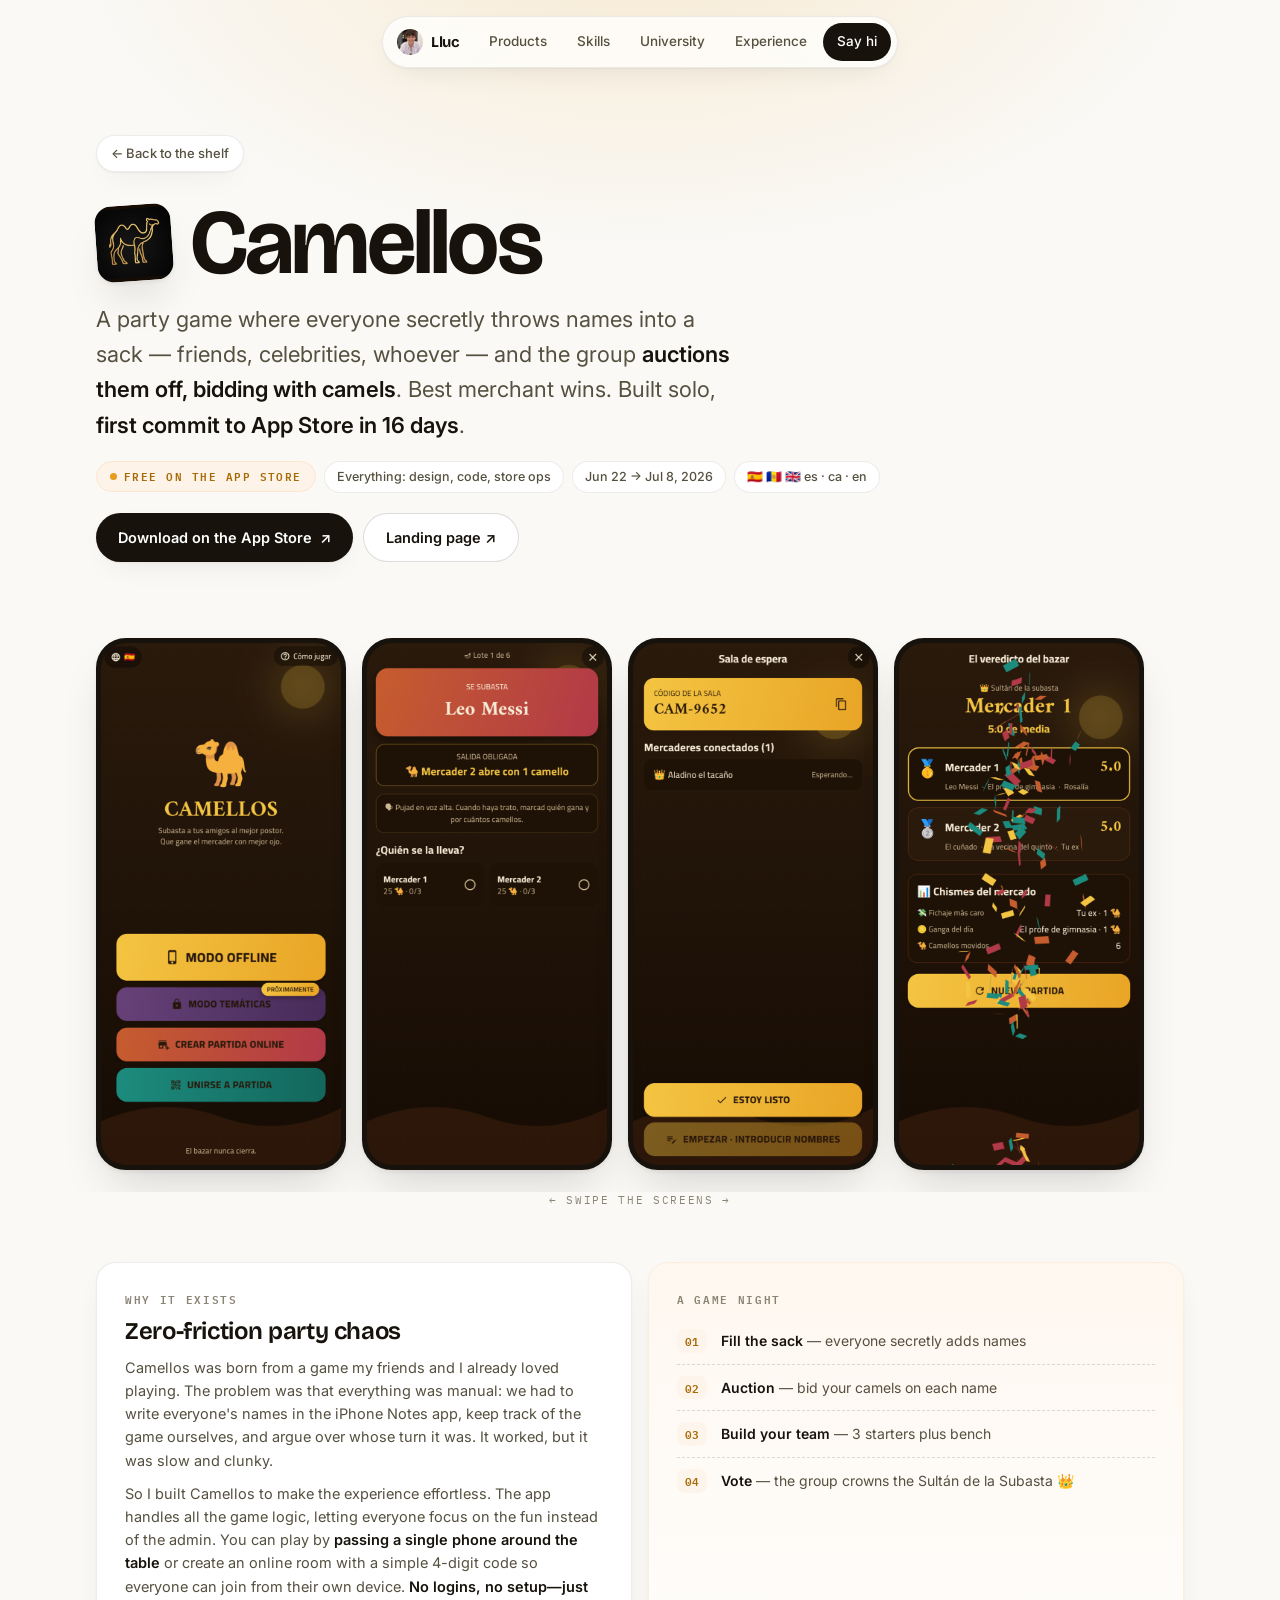
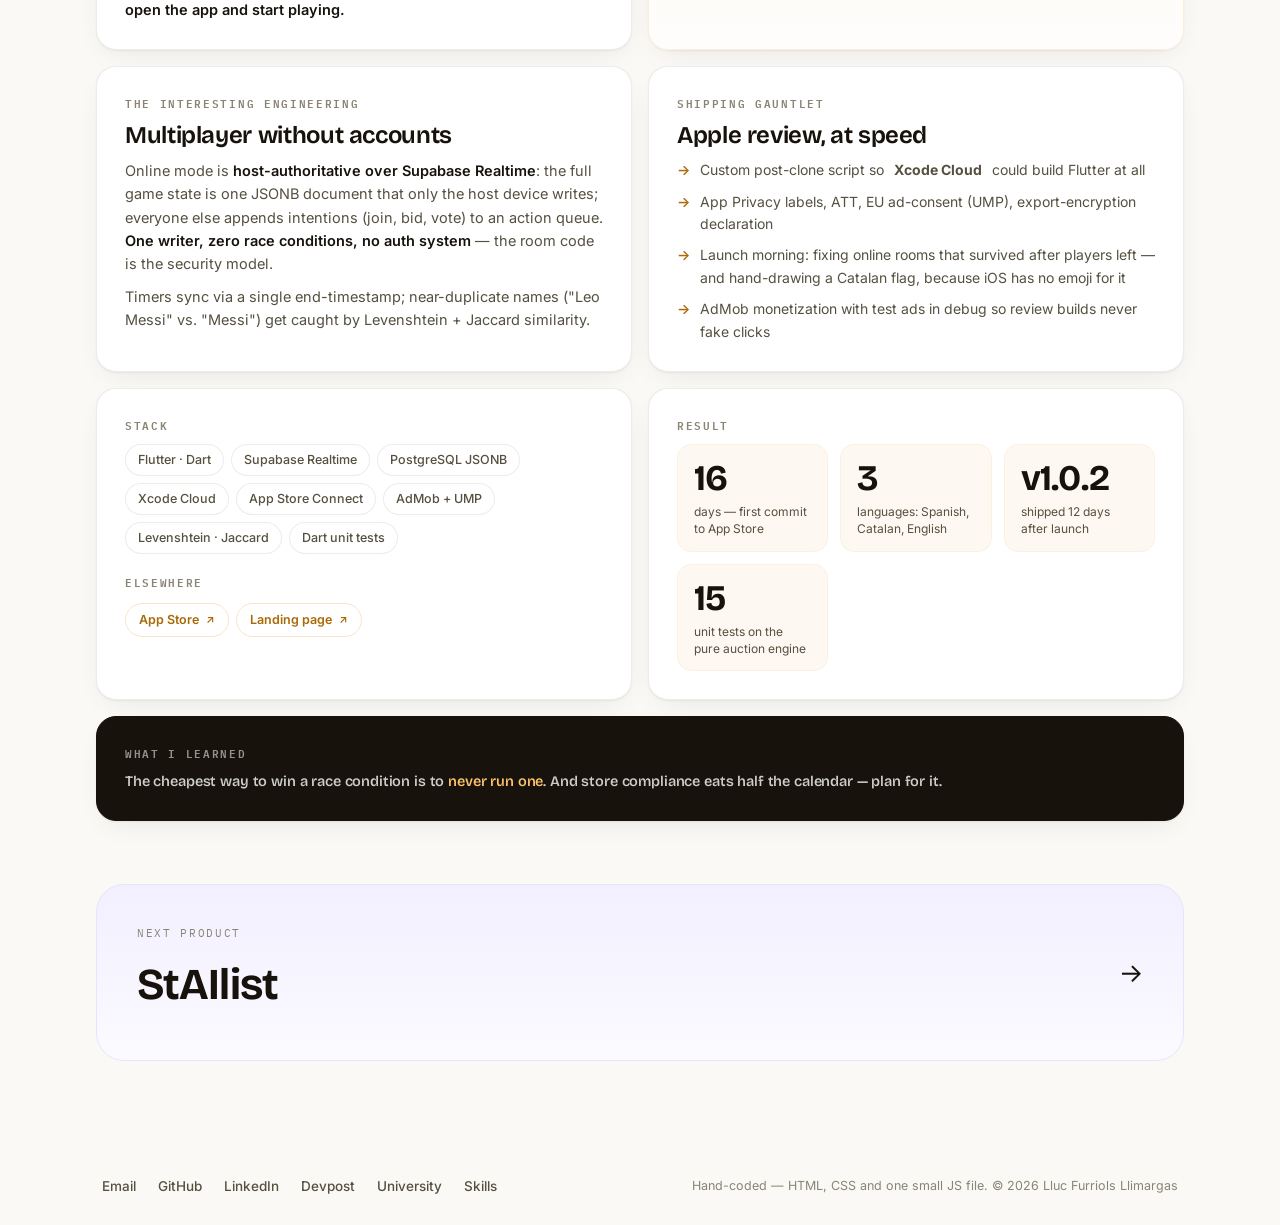
<file: projects/camellos.html>
<!DOCTYPE html>
<html lang="en">
<head>
  <meta charset="UTF-8">
  <meta name="viewport" content="width=device-width, initial-scale=1.0">
  <title>Camellos — Lluc Furriols</title>
  <meta name="description" content="Camellos: a party auction game built in Flutter and shipped to the App Store in 16 days, with login-free realtime multiplayer on Supabase.">
  <link rel="icon" type="image/svg+xml" href="../assets/favicon.svg">
  <link rel="preconnect" href="https://fonts.googleapis.com">
  <link rel="preconnect" href="https://fonts.gstatic.com" crossorigin>
  <link href="https://fonts.googleapis.com/css2?family=Bricolage+Grotesque:opsz,wght@12..96,400..800&family=IBM+Plex+Mono:wght@400;500;600&family=Inter:wght@400;500;600&display=swap" rel="stylesheet">
  <link rel="stylesheet" href="../assets/css/style.css?v=6">
</head>
<body style="--tint: var(--c-camellos); --tint-ink: #a86a06">

<header class="nav">
  <div class="nav-pill">
    <a class="nav-logo" href="../index.html"><img src="../assets/img/lluc.jpg" alt="">Lluc</a>
    <nav>
      <ul class="nav-links">
        <li><a href="../index.html#products">Products</a></li>
        <li><a href="../index.html#skills">Skills</a></li>
        <li class="hide-sm"><a href="../university.html">University</a></li>
        <li class="hide-sm"><a href="../index.html#experience">Experience</a></li>
        <li><a class="cta" href="mailto:llucfurriols@gmail.com">Say hi</a></li>
      </ul>
    </nav>
  </div>
</header>

<main>
  <section class="pp-hero">
    <div class="wrap">
      <a class="crumbs" href="../index.html#products">← Back to the shelf</a>
      <div class="pp-head">
        <div>
          <h1 class="reveal"><img class="app-ico" src="../assets/img/camellos/icon.png" alt="">Camellos</h1>
          <p class="pp-tagline reveal">A party game where everyone secretly throws names into a sack — friends, celebrities, whoever — and the group <b>auctions them off, bidding with camels</b>. Best merchant wins. Built solo, <b>first commit to App Store in 16 days</b>.</p>
          <div class="pp-meta reveal">
            <span class="badge live">Free on the App Store</span>
            <span class="chip">Everything: design, code, store ops</span>
            <span class="chip">Jun 22 → Jul 8, 2026</span>
            <span class="chip">🇪🇸 🇦🇩 🇬🇧 es · ca · en</span>
          </div>
          <div class="pp-ctas reveal">
            <a class="btn btn-primary" href="https://apps.apple.com/es/app/camellos/id6787272166" target="_blank" rel="noopener"> Download on the App Store <span class="arr">↗</span></a>
            <a class="btn btn-ghost" href="https://llucfurriols.github.io/" target="_blank" rel="noopener">Landing page ↗</a>
          </div>
        </div>
      </div>
    </div>
  </section>

  <div class="wrap">
    <div style="padding-top: 34px">
      <div class="hscroll reveal">
        <div class="shot-phone"><img src="../assets/img/camellos/home.png" alt="Camellos home — the night bazaar" width="644" height="1400" decoding="async"></div>
        <div class="shot-phone"><img src="../assets/img/camellos/subasta.png" alt="Live auction screen" width="644" height="1400" loading="lazy" decoding="async"></div>
        <div class="shot-phone"><img src="../assets/img/camellos/sala_online.png" alt="Online room with CAM code" width="644" height="1400" loading="lazy" decoding="async"></div>
        <div class="shot-phone"><img src="../assets/img/camellos/podio.png" alt="Final podium — the Sultan is crowned" width="644" height="1400" loading="lazy" decoding="async"></div>
      </div>
      <p class="hscroll-hint">← swipe the screens →</p>
    </div>

    <div class="pp-bento">

      <div class="blk span-3 reveal">
        <span class="blk-label">Why it exists</span>
        <h3>Zero-friction party chaos</h3>
        <p>Camellos was born from a game my friends and I already loved playing. The problem was that everything was manual: we had to write everyone's names in the iPhone Notes app, keep track of the game ourselves, and argue over whose turn it was. It worked, but it was slow and clunky.</p>

        <p>So I built Camellos to make the experience effortless. The app handles all the game logic, letting everyone focus on the fun instead of the admin. You can play by <b>passing a single phone around the table</b> or create an online room with a simple 4-digit code so everyone can join from their own device. <b>No logins, no setup—just open the app and start playing.</b></p>      </div>

      <div class="blk tinted span-3 reveal">
        <span class="blk-label">A game night</span>
        <div class="steps">
          <div class="step"><span class="n">01</span><p><b>Fill the sack</b> — everyone secretly adds names</p></div>
          <div class="step"><span class="n">02</span><p><b>Auction</b> — bid your camels on each name</p></div>
          <div class="step"><span class="n">03</span><p><b>Build your team</b> — 3 starters plus bench</p></div>
          <div class="step"><span class="n">04</span><p><b>Vote</b> — the group crowns the Sultán de la Subasta 👑</p></div>
        </div>
      </div>

      <div class="blk span-3 reveal">
        <span class="blk-label">The interesting engineering</span>
        <h3>Multiplayer without accounts</h3>
        <p>Online mode is <b>host-authoritative over Supabase Realtime</b>: the full game state is one JSONB document that only the host device writes; everyone else appends intentions (join, bid, vote) to an action queue. <b>One writer, zero race conditions, no auth system</b> — the room code is the security model.</p>
        <p>Timers sync via a single end-timestamp; near-duplicate names ("Leo Messi" vs. "Messi") get caught by Levenshtein + Jaccard similarity.</p>
      </div>

      <div class="blk span-3 reveal">
        <span class="blk-label">Shipping gauntlet</span>
        <h3>Apple review, at speed</h3>
        <ul>
          <li>Custom post-clone script so <b>Xcode Cloud</b> could build Flutter at all</li>
          <li>App Privacy labels, ATT, EU ad-consent (UMP), export-encryption declaration</li>
          <li>Launch morning: fixing online rooms that survived after players left — and hand-drawing a Catalan flag, because iOS has no emoji for it</li>
          <li>AdMob monetization with test ads in debug so review builds never fake clicks</li>
        </ul>
      </div>

      <div class="blk span-3 reveal">
        <span class="blk-label">Stack</span>
        <div class="chips">
          <span class="chip">Flutter · Dart</span><span class="chip">Supabase Realtime</span><span class="chip">PostgreSQL JSONB</span><span class="chip">Xcode Cloud</span><span class="chip">App Store Connect</span><span class="chip">AdMob + UMP</span><span class="chip">Levenshtein · Jaccard</span><span class="chip">Dart unit tests</span>
        </div>
        <span class="blk-label" style="margin-top: 10px">Elsewhere</span>
        <div class="p-links">
          <a href="https://apps.apple.com/es/app/camellos/id6787272166" target="_blank" rel="noopener">App Store <span class="ic">↗</span></a>
          <a href="https://llucfurriols.github.io/" target="_blank" rel="noopener">Landing page <span class="ic">↗</span></a>
        </div>
      </div>

      <div class="blk span-3 reveal">
        <span class="blk-label">Result</span>
        <div class="stat-tiles">
          <div class="stat-tile"><b>16</b><span>days — first commit to App Store</span></div>
          <div class="stat-tile"><b>3</b><span>languages: Spanish, Catalan, English</span></div>
          <div class="stat-tile"><b>v1.0.2</b><span>shipped 12 days after launch</span></div>
          <div class="stat-tile"><b>15</b><span>unit tests on the pure auction engine</span></div>
        </div>
      </div>

      <div class="blk dark span-6 reveal">
        <span class="blk-label">What I learned</span>
        <p class="quote">The cheapest way to win a race condition is to <span style="color:#ffc46b">never run one</span>. And store compliance eats half the calendar — plan for it.</p>
      </div>

    </div>

    <div class="next-strip">
      <a class="next-card" href="stailist.html" style="--next-tint: var(--c-stailist)">
        <div><span class="lbl">Next product</span><h3>StAIlist</h3></div>
        <span class="arr">→</span>
      </a>
    </div>
  </div>
</main>

<footer>
  <div class="wrap">
    <div class="foot-meta">
      <ul class="foot-links">
        <li><a href="mailto:llucfurriols@gmail.com">Email</a></li>
        <li><a href="https://github.com/Llucfurriols" target="_blank" rel="noopener">GitHub</a></li>
        <li><a href="https://www.linkedin.com/in/lluc-furriols-llimargas-707125308" target="_blank" rel="noopener">LinkedIn</a></li>
        <li><a href="https://devpost.com/Llucfurriols" target="_blank" rel="noopener">Devpost</a></li>
        <li><a href="../university.html">University</a></li>
        <li><a href="../index.html#skills">Skills</a></li>
      </ul>
      <p class="colophon">Hand-coded — HTML, CSS and one small JS file. © <span data-year>2026</span> Lluc Furriols Llimargas</p>
    </div>
  </div>
</footer>

<script src="../assets/js/main.js?v=2"></script>
</body>
</html>
</file>
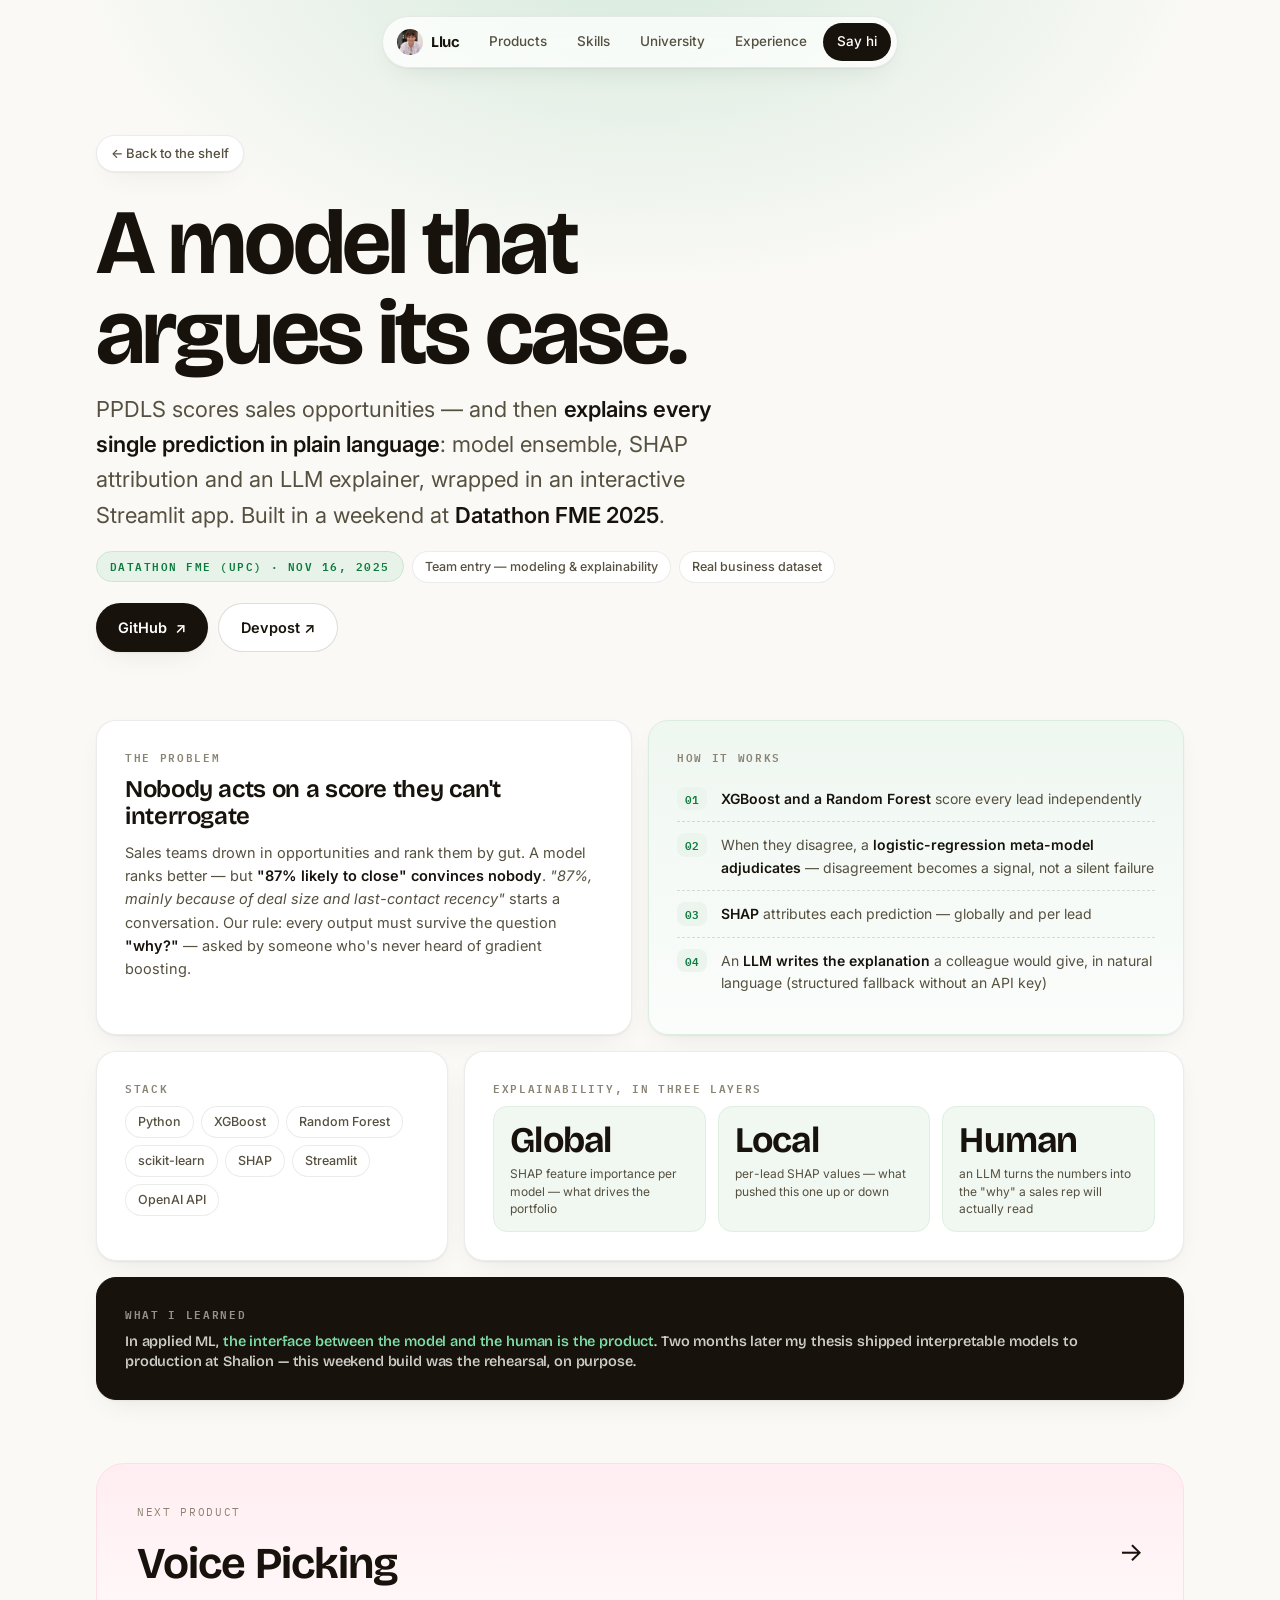
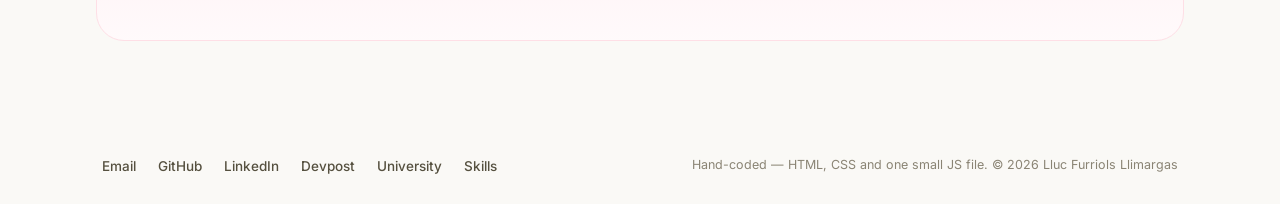
<file: projects/lead-scoring.html>
<!DOCTYPE html>
<html lang="en">
<head>
  <meta charset="UTF-8">
  <meta name="viewport" content="width=device-width, initial-scale=1.0">
  <title>PPDLS · Explainable Lead Scoring — Lluc Furriols</title>
  <meta name="description" content="PPDLS at Datathon FME 2025: lead scoring with an XGBoost + Random Forest ensemble, SHAP attribution and LLM-written explanations in a Streamlit app.">
  <link rel="icon" type="image/svg+xml" href="../assets/favicon.svg">
  <link rel="preconnect" href="https://fonts.googleapis.com">
  <link rel="preconnect" href="https://fonts.gstatic.com" crossorigin>
  <link href="https://fonts.googleapis.com/css2?family=Bricolage+Grotesque:opsz,wght@12..96,400..800&family=IBM+Plex+Mono:wght@400;500;600&family=Inter:wght@400;500;600&display=swap" rel="stylesheet">
  <link rel="stylesheet" href="../assets/css/style.css?v=6">
</head>
<body style="--tint: var(--c-datathon); --tint-ink: #0d7a3e">

<header class="nav">
  <div class="nav-pill">
    <a class="nav-logo" href="../index.html"><img src="../assets/img/lluc.jpg" alt="">Lluc</a>
    <nav>
      <ul class="nav-links">
        <li><a href="../index.html#products">Products</a></li>
        <li><a href="../index.html#skills">Skills</a></li>
        <li class="hide-sm"><a href="../university.html">University</a></li>
        <li class="hide-sm"><a href="../index.html#experience">Experience</a></li>
        <li><a class="cta" href="mailto:llucfurriols@gmail.com">Say hi</a></li>
      </ul>
    </nav>
  </div>
</header>

<main>
  <section class="pp-hero">
    <div class="wrap">
      <a class="crumbs" href="../index.html#products">← Back to the shelf</a>
      <div class="pp-head">
        <div>
          <h1 class="reveal">A model that<br>argues its case.</h1>
          <p class="pp-tagline reveal">PPDLS scores sales opportunities — and then <b>explains every single prediction in plain language</b>: model ensemble, SHAP attribution and an LLM explainer, wrapped in an interactive Streamlit app. Built in a weekend at <b>Datathon FME 2025</b>.</p>
          <div class="pp-meta reveal">
            <span class="badge">Datathon FME (UPC) · Nov 16, 2025</span>
            <span class="chip">Team entry — modeling &amp; explainability</span>
            <span class="chip">Real business dataset</span>
          </div>
          <div class="pp-ctas reveal">
            <a class="btn btn-primary" href="https://github.com/jordiabesuny/Datathon-2025" target="_blank" rel="noopener">GitHub <span class="arr">↗</span></a>
            <a class="btn btn-ghost" href="https://devpost.com/software/ppdls" target="_blank" rel="noopener">Devpost ↗</a>
          </div>
        </div>
      </div>
    </div>
  </section>

  <div class="wrap">
    <div class="pp-bento" style="padding-top: 34px">

      <div class="blk span-3 reveal">
        <span class="blk-label">The problem</span>
        <h3>Nobody acts on a score they can't interrogate</h3>
        <p>Sales teams drown in opportunities and rank them by gut. A model ranks better — but <b>"87% likely to close" convinces nobody</b>. <i>"87%, mainly because of deal size and last-contact recency"</i> starts a conversation. Our rule: every output must survive the question <b>"why?"</b> — asked by someone who's never heard of gradient boosting.</p>
      </div>

      <div class="blk tinted span-3 reveal">
        <span class="blk-label">How it works</span>
        <div class="steps">
          <div class="step"><span class="n">01</span><p><b>XGBoost and a Random Forest</b> score every lead independently</p></div>
          <div class="step"><span class="n">02</span><p>When they disagree, a <b>logistic-regression meta-model adjudicates</b> — disagreement becomes a signal, not a silent failure</p></div>
          <div class="step"><span class="n">03</span><p><b>SHAP</b> attributes each prediction — globally and per lead</p></div>
          <div class="step"><span class="n">04</span><p>An <b>LLM writes the explanation</b> a colleague would give, in natural language (structured fallback without an API key)</p></div>
        </div>
      </div>

      <div class="blk span-2 reveal">
        <span class="blk-label">Stack</span>
        <div class="chips">
          <span class="chip">Python</span><span class="chip">XGBoost</span><span class="chip">Random Forest</span><span class="chip">scikit-learn</span><span class="chip">SHAP</span><span class="chip">Streamlit</span><span class="chip">OpenAI API</span>
        </div>
      </div>

      <div class="blk span-4 reveal">
        <span class="blk-label">Explainability, in three layers</span>
        <div class="stat-tiles">
          <div class="stat-tile"><b>Global</b><span>SHAP feature importance per model — what drives the portfolio</span></div>
          <div class="stat-tile"><b>Local</b><span>per-lead SHAP values — what pushed this one up or down</span></div>
          <div class="stat-tile"><b>Human</b><span>an LLM turns the numbers into the "why" a sales rep will actually read</span></div>
        </div>
      </div>

      <div class="blk dark span-6 reveal">
        <span class="blk-label">What I learned</span>
        <p class="quote">In applied ML, <span style="color:#7fe0a8">the interface between the model and the human is the product</span>. Two months later my thesis shipped interpretable models to production at Shalion — this weekend build was the rehearsal, on purpose.</p>
      </div>

    </div>

    <div class="next-strip">
      <a class="next-card" href="warehouse-voice.html" style="--next-tint: var(--c-voice)">
        <div><span class="lbl">Next product</span><h3>Voice Picking</h3></div>
        <span class="arr">→</span>
      </a>
    </div>
  </div>
</main>

<footer>
  <div class="wrap">
    <div class="foot-meta">
      <ul class="foot-links">
        <li><a href="mailto:llucfurriols@gmail.com">Email</a></li>
        <li><a href="https://github.com/Llucfurriols" target="_blank" rel="noopener">GitHub</a></li>
        <li><a href="https://www.linkedin.com/in/lluc-furriols-llimargas-707125308" target="_blank" rel="noopener">LinkedIn</a></li>
        <li><a href="https://devpost.com/Llucfurriols" target="_blank" rel="noopener">Devpost</a></li>
        <li><a href="../university.html">University</a></li>
        <li><a href="../index.html#skills">Skills</a></li>
      </ul>
      <p class="colophon">Hand-coded — HTML, CSS and one small JS file. © <span data-year>2026</span> Lluc Furriols Llimargas</p>
    </div>
  </div>
</footer>

<script src="../assets/js/main.js?v=2"></script>
</body>
</html>
</file>
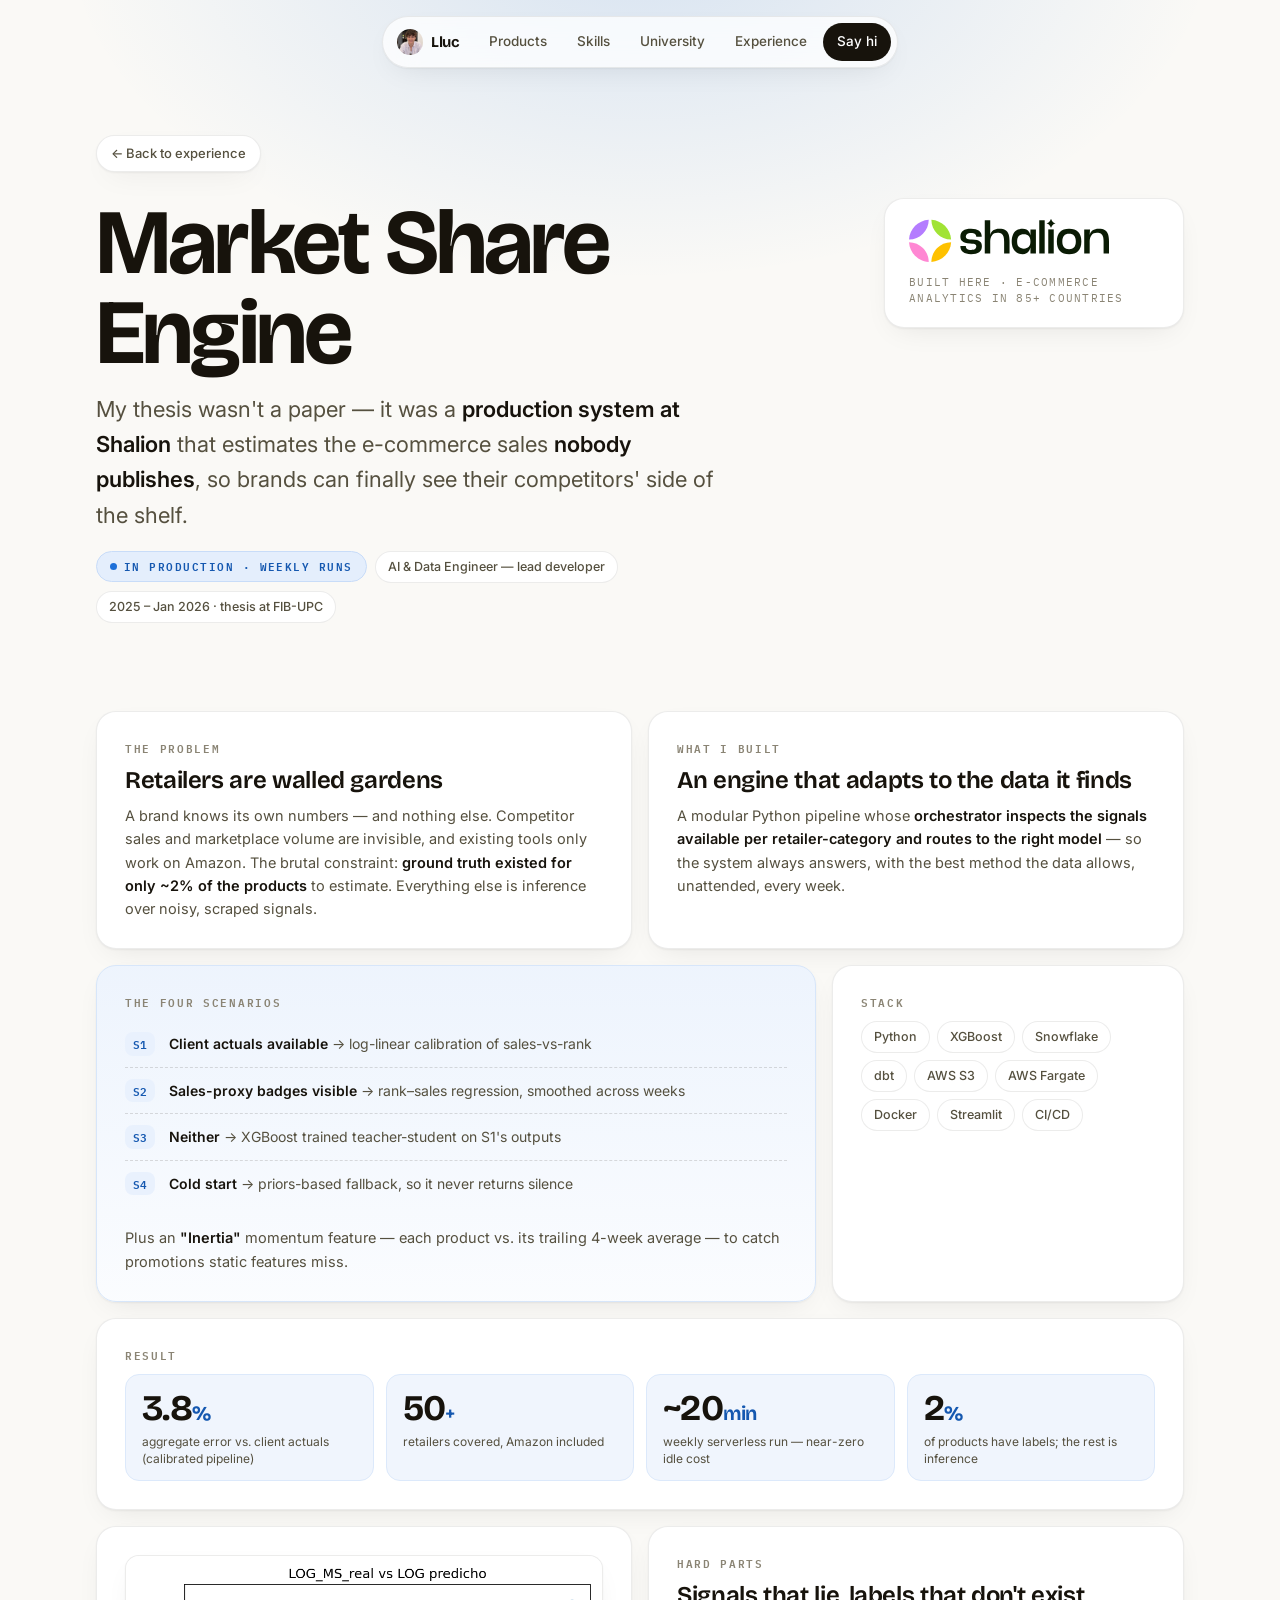
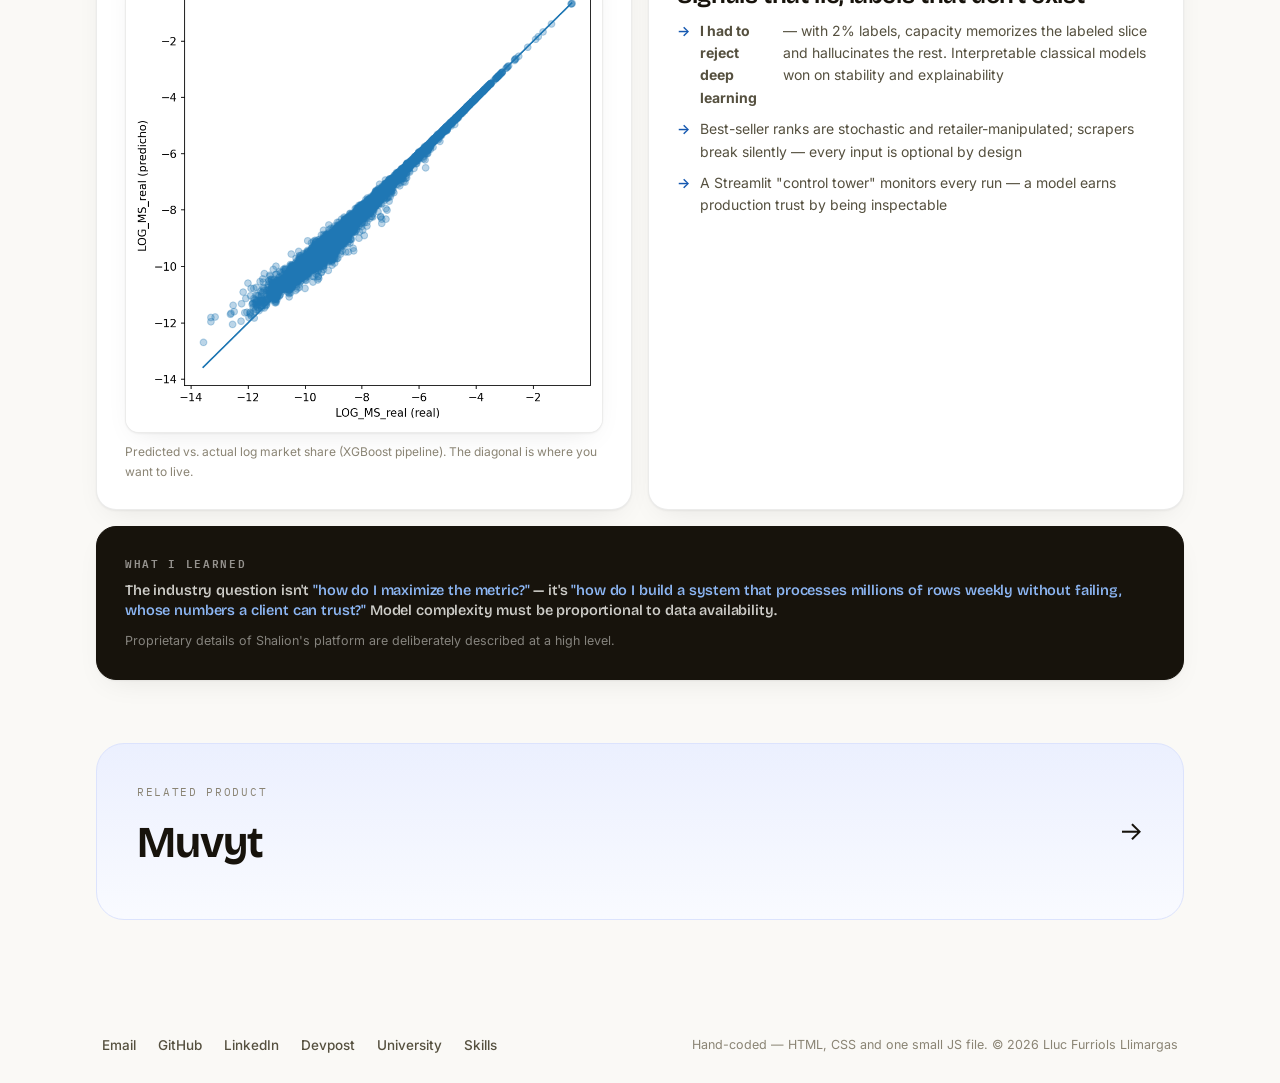
<file: projects/market-share.html>
<!DOCTYPE html>
<html lang="en">
<head>
  <meta charset="UTF-8">
  <meta name="viewport" content="width=device-width, initial-scale=1.0">
  <title>Market Share Engine @ Shalion — Lluc Furriols</title>
  <meta name="description" content="A production ML system at Shalion estimating hidden e-commerce sales across 50+ retailers with ground truth for only ~2% of products. Python · XGBoost · Snowflake · AWS Fargate.">
  <link rel="icon" type="image/svg+xml" href="../assets/favicon.svg">
  <link rel="preconnect" href="https://fonts.googleapis.com">
  <link rel="preconnect" href="https://fonts.gstatic.com" crossorigin>
  <link href="https://fonts.googleapis.com/css2?family=Bricolage+Grotesque:opsz,wght@12..96,400..800&family=IBM+Plex+Mono:wght@400;500;600&family=Inter:wght@400;500;600&display=swap" rel="stylesheet">
  <link rel="stylesheet" href="../assets/css/style.css?v=6">
</head>
<body style="--tint: var(--c-shalion); --tint-ink: #1558b0">

<header class="nav">
  <div class="nav-pill">
    <a class="nav-logo" href="../index.html"><img src="../assets/img/lluc.jpg" alt="">Lluc</a>
    <nav>
      <ul class="nav-links">
        <li><a href="../index.html#products">Products</a></li>
        <li><a href="../index.html#skills">Skills</a></li>
        <li class="hide-sm"><a href="../university.html">University</a></li>
        <li class="hide-sm"><a href="../index.html#experience">Experience</a></li>
        <li><a class="cta" href="mailto:llucfurriols@gmail.com">Say hi</a></li>
      </ul>
    </nav>
  </div>
</header>

<main>
  <section class="pp-hero">
    <div class="wrap">
      <a class="crumbs" href="../index.html#experience">← Back to experience</a>
      <div class="pp-head">
        <div>
          <h1 class="reveal">Market Share Engine</h1>
          <p class="pp-tagline reveal">My thesis wasn't a paper — it was a <b>production system at Shalion</b> that estimates the e-commerce sales <b>nobody publishes</b>, so brands can finally see their competitors' side of the shelf.</p>
          <div class="pp-meta reveal">
            <span class="badge live">In production · weekly runs</span>
            <span class="chip">AI &amp; Data Engineer — lead developer</span>
            <span class="chip">2025 – Jan 2026 · thesis at FIB-UPC</span>
          </div>
        </div>
        <a class="brand-card reveal" href="https://www.shalion.com" target="_blank" rel="noopener" aria-label="Shalion">
          <img src="../assets/img/logos/shalion.svg" alt="Shalion" width="1615" height="345">
          <span>Built here · e-commerce analytics in 85+ countries</span>
        </a>
      </div>
    </div>
  </section>

  <div class="wrap">
    <div class="pp-bento">

      <div class="blk span-3 reveal">
        <span class="blk-label">The problem</span>
        <h3>Retailers are walled gardens</h3>
        <p>A brand knows its own numbers — and nothing else. Competitor sales and marketplace volume are invisible, and existing tools only work on Amazon. The brutal constraint: <b>ground truth existed for only ~2% of the products</b> to estimate. Everything else is inference over noisy, scraped signals.</p>
      </div>

      <div class="blk span-3 reveal">
        <span class="blk-label">What I built</span>
        <h3>An engine that adapts to the data it finds</h3>
        <p>A modular Python pipeline whose <b>orchestrator inspects the signals available per retailer-category and routes to the right model</b> — so the system always answers, with the best method the data allows, unattended, every week.</p>
      </div>

      <div class="blk tinted span-4 reveal">
        <span class="blk-label">The four scenarios</span>
        <div class="steps">
          <div class="step"><span class="n">S1</span><p><b>Client actuals available</b> → log-linear calibration of sales-vs-rank</p></div>
          <div class="step"><span class="n">S2</span><p><b>Sales-proxy badges visible</b> → rank–sales regression, smoothed across weeks</p></div>
          <div class="step"><span class="n">S3</span><p><b>Neither</b> → XGBoost trained teacher-student on S1's outputs</p></div>
          <div class="step"><span class="n">S4</span><p><b>Cold start</b> → priors-based fallback, so it never returns silence</p></div>
        </div>
        <p style="margin-top:10px">Plus an <b>"Inertia"</b> momentum feature — each product vs. its trailing 4-week average — to catch promotions static features miss.</p>
      </div>

      <div class="blk span-2 reveal">
        <span class="blk-label">Stack</span>
        <div class="chips">
          <span class="chip">Python</span><span class="chip">XGBoost</span><span class="chip">Snowflake</span><span class="chip">dbt</span><span class="chip">AWS S3</span><span class="chip">AWS Fargate</span><span class="chip">Docker</span><span class="chip">Streamlit</span><span class="chip">CI/CD</span>
        </div>
      </div>

      <div class="blk span-6 reveal">
        <span class="blk-label">Result</span>
        <div class="stat-tiles">
          <div class="stat-tile"><b>3.8<em>%</em></b><span>aggregate error vs. client actuals (calibrated pipeline)</span></div>
          <div class="stat-tile"><b>50<em>+</em></b><span>retailers covered, Amazon included</span></div>
          <div class="stat-tile"><b>~20<em>min</em></b><span>weekly serverless run — near-zero idle cost</span></div>
          <div class="stat-tile"><b>2<em>%</em></b><span>of products have labels; the rest is inference</span></div>
        </div>
      </div>

      <div class="blk span-3 reveal">
        <figure class="shot">
          <img src="../assets/img/tfg/pred_vs_actual.png" alt="Predicted vs actual log market share — points hugging the diagonal" width="900" height="900" loading="lazy" decoding="async">
          <figcaption>Predicted vs. actual log market share (XGBoost pipeline). The diagonal is where you want to live.</figcaption>
        </figure>
      </div>

      <div class="blk span-3 reveal">
        <span class="blk-label">Hard parts</span>
        <h3>Signals that lie, labels that don't exist</h3>
        <ul>
          <li><b>I had to reject deep learning</b> — with 2% labels, capacity memorizes the labeled slice and hallucinates the rest. Interpretable classical models won on stability and explainability</li>
          <li>Best-seller ranks are stochastic and retailer-manipulated; scrapers break silently — every input is optional by design</li>
          <li>A Streamlit "control tower" monitors every run — a model earns production trust by being inspectable</li>
        </ul>
      </div>

      <div class="blk dark span-6 reveal">
        <span class="blk-label">What I learned</span>
        <p class="quote">The industry question isn't <span style="color:#8db7f5">"how do I maximize the metric?"</span> — it's <span style="color:#8db7f5">"how do I build a system that processes millions of rows weekly without failing, whose numbers a client can trust?"</span> Model complexity must be proportional to data availability.</p>
        <p style="font-size:12.5px; opacity:.6">Proprietary details of Shalion's platform are deliberately described at a high level.</p>
      </div>

    </div>

    <div class="next-strip">
      <a class="next-card" href="muvyt.html" style="--next-tint: var(--c-muvyt)">
        <div><span class="lbl">Related product</span><h3>Muvyt</h3></div>
        <span class="arr">→</span>
      </a>
    </div>
  </div>
</main>

<footer>
  <div class="wrap">
    <div class="foot-meta">
      <ul class="foot-links">
        <li><a href="mailto:llucfurriols@gmail.com">Email</a></li>
        <li><a href="https://github.com/Llucfurriols" target="_blank" rel="noopener">GitHub</a></li>
        <li><a href="https://www.linkedin.com/in/lluc-furriols-llimargas-707125308" target="_blank" rel="noopener">LinkedIn</a></li>
        <li><a href="https://devpost.com/Llucfurriols" target="_blank" rel="noopener">Devpost</a></li>
        <li><a href="../university.html">University</a></li>
        <li><a href="../index.html#skills">Skills</a></li>
      </ul>
      <p class="colophon">Hand-coded — HTML, CSS and one small JS file. © <span data-year>2026</span> Lluc Furriols Llimargas</p>
    </div>
  </div>
</footer>

<script src="../assets/js/main.js?v=2"></script>
</body>
</html>
</file>
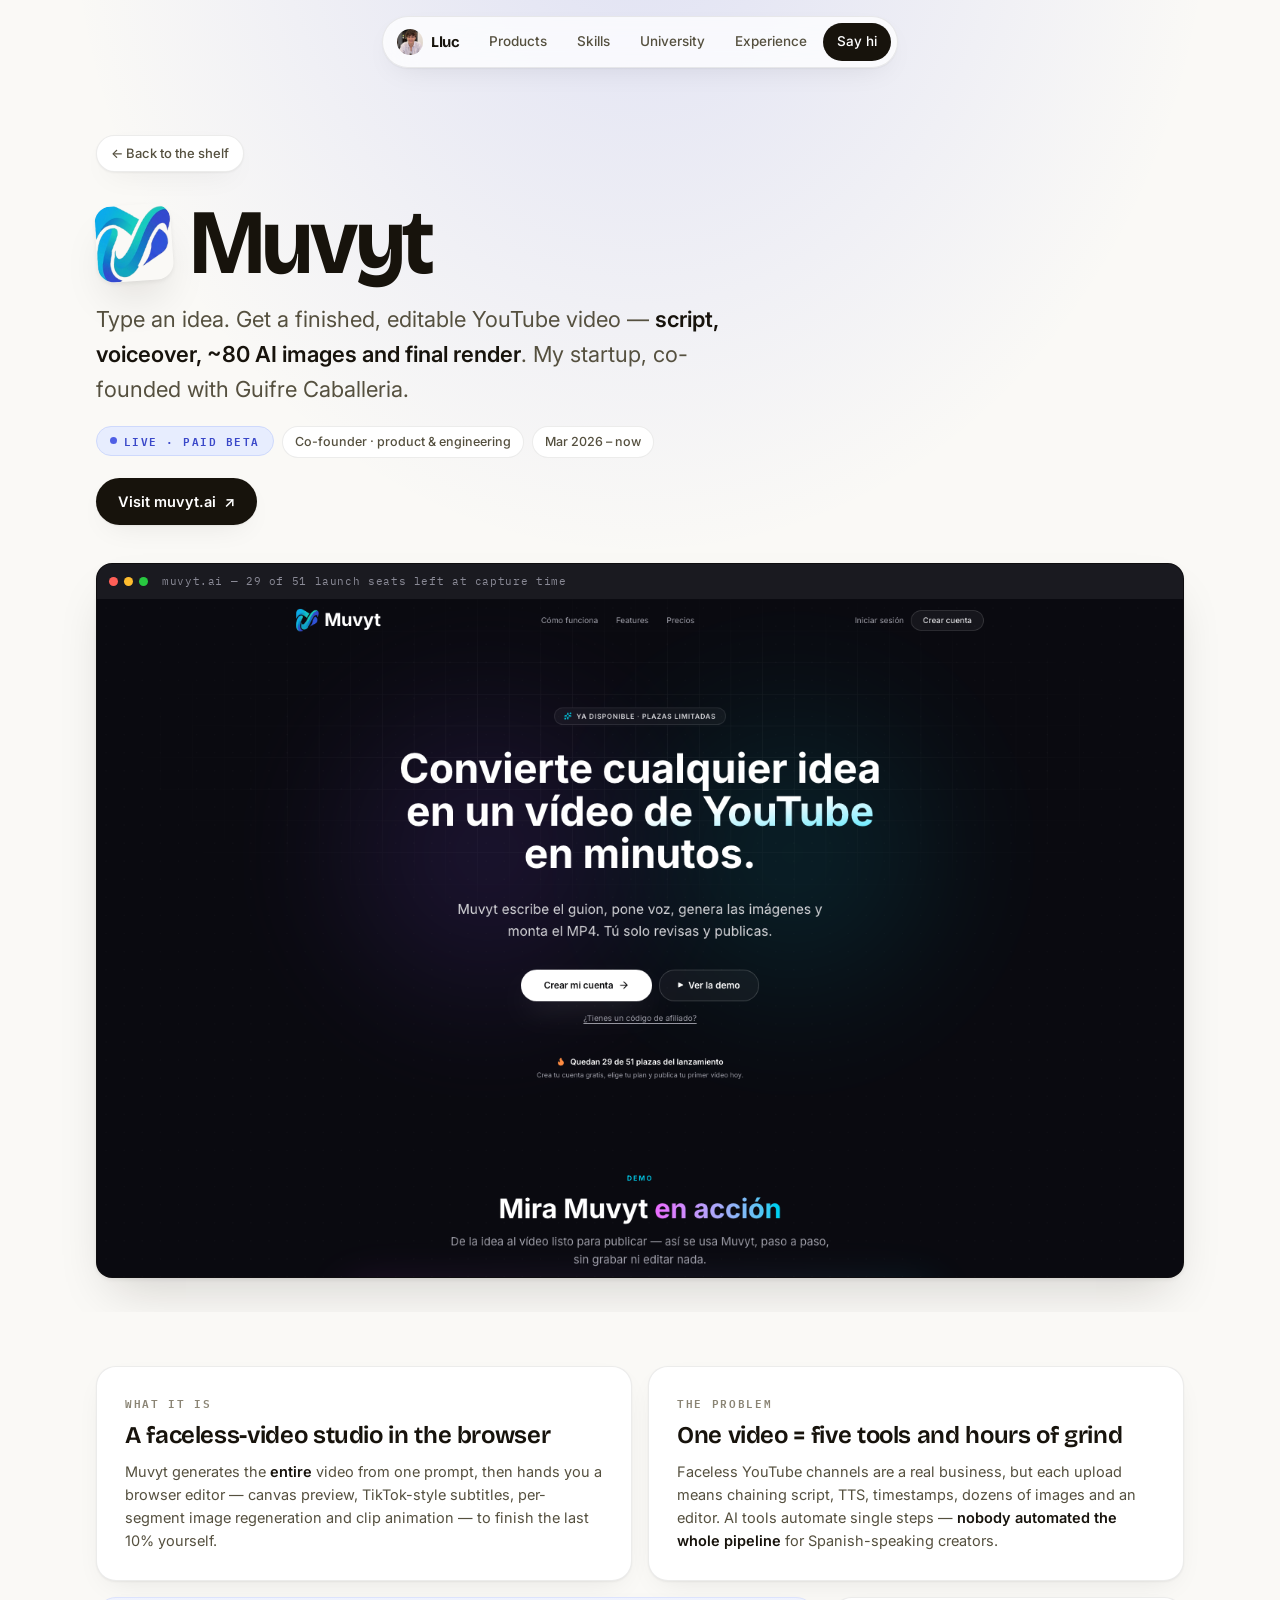
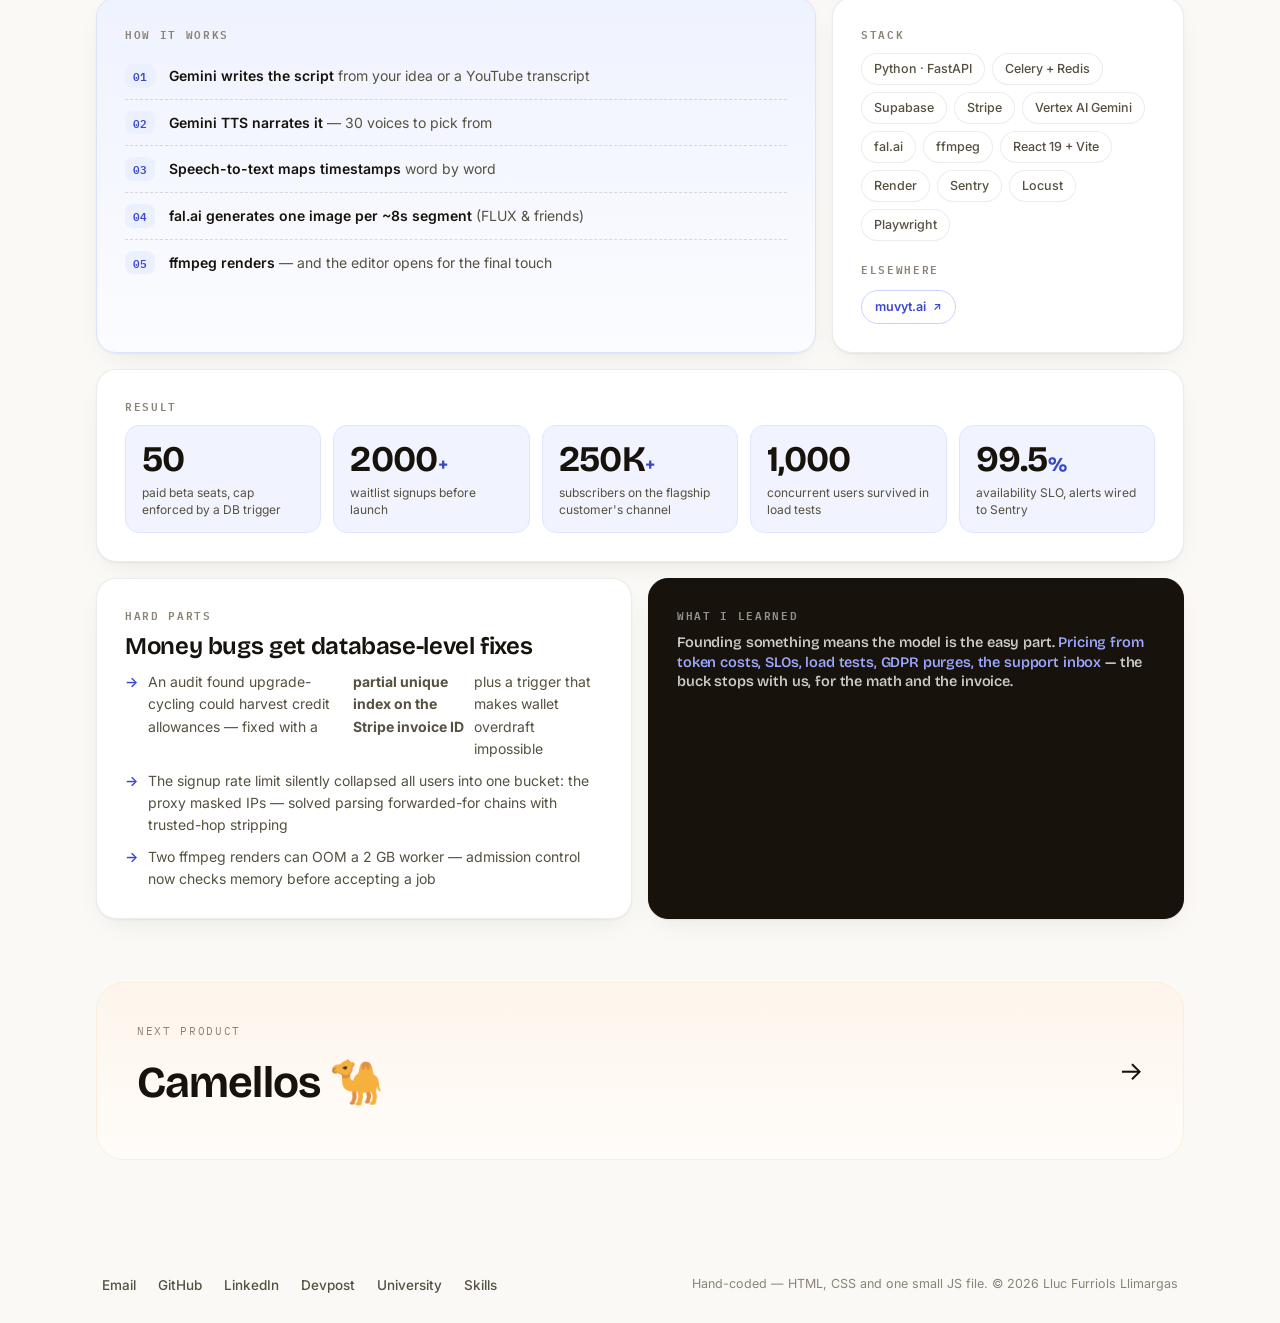
<file: projects/muvyt.html>
<!DOCTYPE html>
<html lang="en">
<head>
  <meta charset="UTF-8">
  <meta name="viewport" content="width=device-width, initial-scale=1.0">
  <title>Muvyt — Lluc Furriols</title>
  <meta name="description" content="Muvyt: an AI studio that turns an idea into a finished, editable YouTube video. Co-founded, live, with real Stripe subscriptions. FastAPI · Celery · Gemini · fal.ai · Stripe.">
  <link rel="icon" type="image/svg+xml" href="../assets/favicon.svg">
  <link rel="preconnect" href="https://fonts.googleapis.com">
  <link rel="preconnect" href="https://fonts.gstatic.com" crossorigin>
  <link href="https://fonts.googleapis.com/css2?family=Bricolage+Grotesque:opsz,wght@12..96,400..800&family=IBM+Plex+Mono:wght@400;500;600&family=Inter:wght@400;500;600&display=swap" rel="stylesheet">
  <link rel="stylesheet" href="../assets/css/style.css?v=6">
</head>
<body style="--tint: var(--c-muvyt); --tint-ink: #3a48c9">

<header class="nav">
  <div class="nav-pill">
    <a class="nav-logo" href="../index.html"><img src="../assets/img/lluc.jpg" alt="">Lluc</a>
    <nav>
      <ul class="nav-links">
        <li><a href="../index.html#products">Products</a></li>
        <li><a href="../index.html#skills">Skills</a></li>
        <li class="hide-sm"><a href="../university.html">University</a></li>
        <li class="hide-sm"><a href="../index.html#experience">Experience</a></li>
        <li><a class="cta" href="mailto:llucfurriols@gmail.com">Say hi</a></li>
      </ul>
    </nav>
  </div>
</header>

<main>
  <section class="pp-hero">
    <div class="wrap">
      <a class="crumbs" href="../index.html#products">← Back to the shelf</a>
      <div class="pp-head">
        <div>
          <h1 class="reveal"><img class="app-ico" src="../assets/img/muvyt/logo.png" alt="">Muvyt</h1>
          <p class="pp-tagline reveal">Type an idea. Get a finished, editable YouTube video — <b>script, voiceover, ~80 AI images and final render</b>. My startup, co-founded with Guifre Caballeria.</p>
          <div class="pp-meta reveal">
            <span class="badge live">Live · paid beta</span>
            <span class="chip">Co-founder · product &amp; engineering</span>
            <span class="chip">Mar 2026 – now</span>
          </div>
          <div class="pp-ctas reveal">
            <a class="btn btn-primary" href="https://muvyt.ai" target="_blank" rel="noopener">Visit muvyt.ai <span class="arr">↗</span></a>
          </div>
        </div>
      </div>
      <div class="pp-visual reveal">
        <div class="frame-browser">
          <div class="bar"><i></i><i></i><i></i><span>muvyt.ai — 29 of 51 launch seats left at capture time</span></div>
          <img src="../assets/img/muvyt/landing_hero.png" alt="Muvyt landing: 'Convierte cualquier idea en un vídeo de YouTube en minutos'" width="1440" height="900" decoding="async">
        </div>
      </div>
    </div>
  </section>

  <div class="wrap">
    <div class="pp-bento">

      <div class="blk span-3 reveal">
        <span class="blk-label">What it is</span>
        <h3>A faceless-video studio in the browser</h3>
        <p>Muvyt generates the <b>entire</b> video from one prompt, then hands you a browser editor — canvas preview, TikTok-style subtitles, per-segment image regeneration and clip animation — to finish the last 10% yourself.</p>
      </div>

      <div class="blk span-3 reveal">
        <span class="blk-label">The problem</span>
        <h3>One video = five tools and hours of grind</h3>
        <p>Faceless YouTube channels are a real business, but each upload means chaining script, TTS, timestamps, dozens of images and an editor. AI tools automate single steps — <b>nobody automated the whole pipeline</b> for Spanish-speaking creators.</p>
      </div>

      <div class="blk tinted span-4 reveal">
        <span class="blk-label">How it works</span>
        <div class="steps">
          <div class="step"><span class="n">01</span><p><b>Gemini writes the script</b> from your idea or a YouTube transcript</p></div>
          <div class="step"><span class="n">02</span><p><b>Gemini TTS narrates it</b> — 30 voices to pick from</p></div>
          <div class="step"><span class="n">03</span><p><b>Speech-to-text maps timestamps</b> word by word</p></div>
          <div class="step"><span class="n">04</span><p><b>fal.ai generates one image per ~8s segment</b> (FLUX &amp; friends)</p></div>
          <div class="step"><span class="n">05</span><p><b>ffmpeg renders</b> — and the editor opens for the final touch</p></div>
        </div>
      </div>

      <div class="blk span-2 reveal">
        <span class="blk-label">Stack</span>
        <div class="chips">
          <span class="chip">Python · FastAPI</span><span class="chip">Celery + Redis</span><span class="chip">Supabase</span><span class="chip">Stripe</span><span class="chip">Vertex AI Gemini</span><span class="chip">fal.ai</span><span class="chip">ffmpeg</span><span class="chip">React 19 + Vite</span><span class="chip">Render</span><span class="chip">Sentry</span><span class="chip">Locust</span><span class="chip">Playwright</span>
        </div>
        <span class="blk-label" style="margin-top: 10px">Elsewhere</span>
        <div class="p-links">
          <a href="https://muvyt.ai" target="_blank" rel="noopener">muvyt.ai <span class="ic">↗</span></a>
        </div>
      </div>

      <div class="blk span-6 reveal">
        <span class="blk-label">Result</span>
        <div class="stat-tiles">
          <div class="stat-tile"><b>50</b><span>paid beta seats, cap enforced by a DB trigger</span></div>
          <div class="stat-tile"><b>2000<em>+</em></b><span>waitlist signups before launch</span></div>
          <div class="stat-tile"><b>250K<em>+</em></b><span>subscribers on the flagship customer's channel</span></div>
          <div class="stat-tile"><b>1,000</b><span>concurrent users survived in load tests</span></div>
          <div class="stat-tile"><b>99.5<em>%</em></b><span>availability SLO, alerts wired to Sentry</span></div>
        </div>
      </div>

      <div class="blk span-3 reveal">
        <span class="blk-label">Hard parts</span>
        <h3>Money bugs get database-level fixes</h3>
        <ul>
          <li>An audit found upgrade-cycling could harvest credit allowances — fixed with a <b>partial unique index on the Stripe invoice ID</b> plus a trigger that makes wallet overdraft impossible</li>
          <li>The signup rate limit silently collapsed all users into one bucket: the proxy masked IPs — solved parsing forwarded-for chains with trusted-hop stripping</li>
          <li>Two ffmpeg renders can OOM a 2 GB worker — admission control now checks memory before accepting a job</li>
        </ul>
      </div>

      <div class="blk dark span-3 reveal">
        <span class="blk-label">What I learned</span>
        <p class="quote">Founding something means the model is the easy part. <span class="tint" style="color:#9daaff">Pricing from token costs, SLOs, load tests, GDPR purges, the support inbox</span> — the buck stops with us, for the math and the invoice.</p>
      </div>

    </div>

    <div class="next-strip">
      <a class="next-card" href="camellos.html" style="--next-tint: var(--c-camellos)">
        <div><span class="lbl">Next product</span><h3>Camellos 🐪</h3></div>
        <span class="arr">→</span>
      </a>
    </div>
  </div>
</main>

<footer>
  <div class="wrap">
    <div class="foot-meta">
      <ul class="foot-links">
        <li><a href="mailto:llucfurriols@gmail.com">Email</a></li>
        <li><a href="https://github.com/Llucfurriols" target="_blank" rel="noopener">GitHub</a></li>
        <li><a href="https://www.linkedin.com/in/lluc-furriols-llimargas-707125308" target="_blank" rel="noopener">LinkedIn</a></li>
        <li><a href="https://devpost.com/Llucfurriols" target="_blank" rel="noopener">Devpost</a></li>
        <li><a href="../university.html">University</a></li>
        <li><a href="../index.html#skills">Skills</a></li>
      </ul>
      <p class="colophon">Hand-coded — HTML, CSS and one small JS file. © <span data-year>2026</span> Lluc Furriols Llimargas</p>
    </div>
  </div>
</footer>

<script src="../assets/js/main.js?v=2"></script>
</body>
</html>
</file>
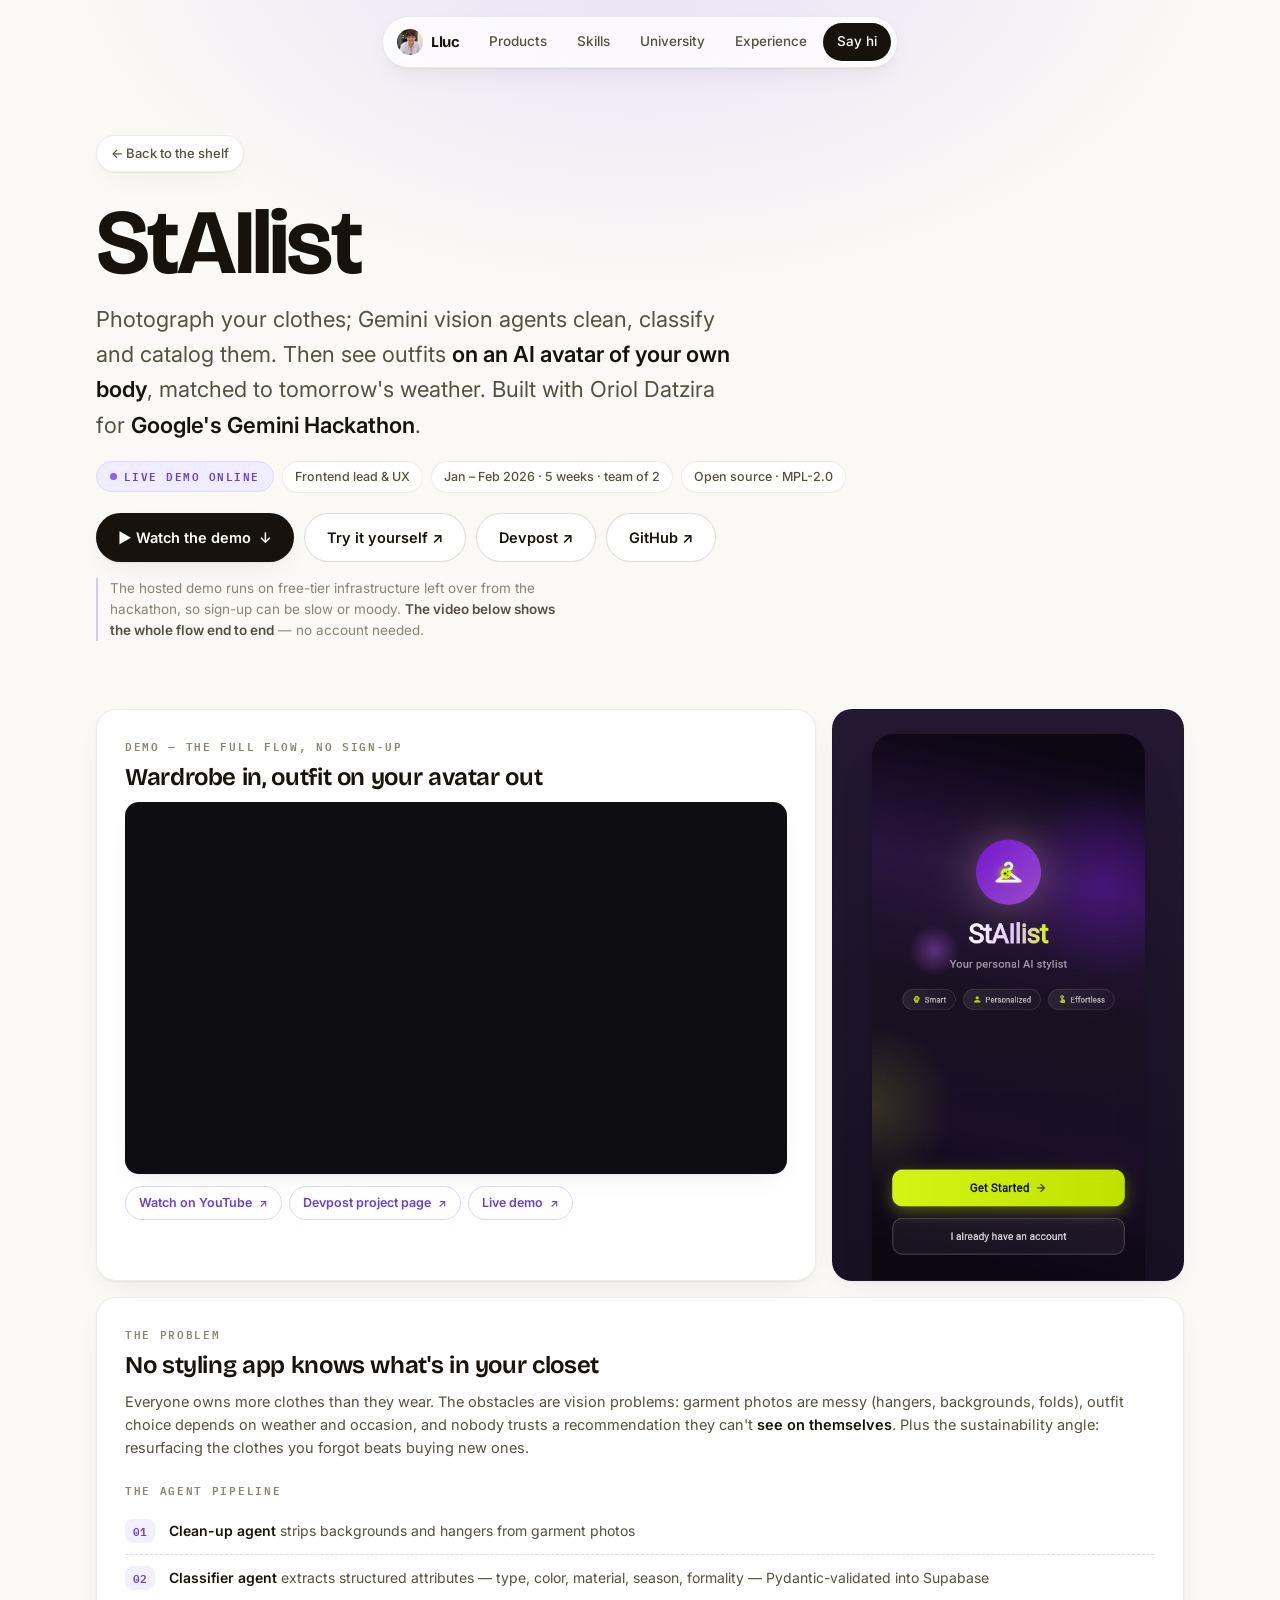
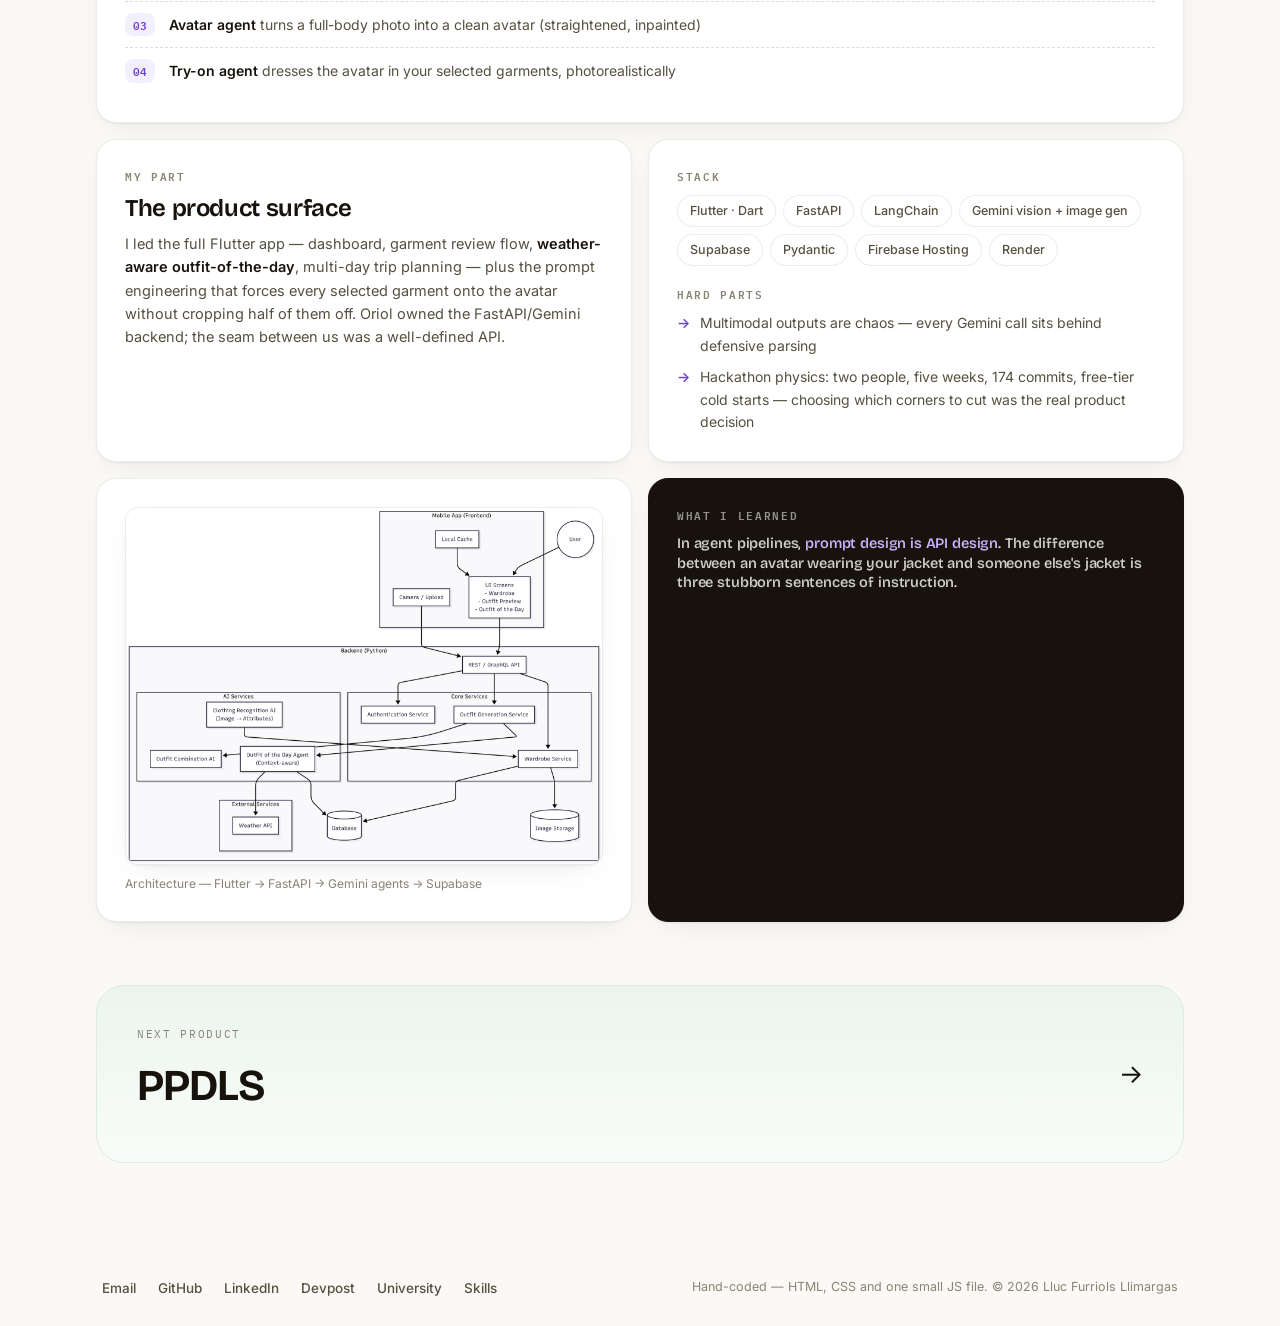
<file: projects/stailist.html>
<!DOCTYPE html>
<html lang="en">
<head>
  <meta charset="UTF-8">
  <meta name="viewport" content="width=device-width, initial-scale=1.0">
  <title>StAIlist — Lluc Furriols</title>
  <meta name="description" content="StAIlist: your wardrobe digitized by Gemini vision agents, with outfits rendered on an AI avatar of you. Built for Google's Gemini Hackathon — live demo online.">
  <link rel="icon" type="image/svg+xml" href="../assets/favicon.svg">
  <link rel="preconnect" href="https://fonts.googleapis.com">
  <link rel="preconnect" href="https://fonts.gstatic.com" crossorigin>
  <link href="https://fonts.googleapis.com/css2?family=Bricolage+Grotesque:opsz,wght@12..96,400..800&family=IBM+Plex+Mono:wght@400;500;600&family=Inter:wght@400;500;600&display=swap" rel="stylesheet">
  <link rel="stylesheet" href="../assets/css/style.css?v=6">
</head>
<body style="--tint: var(--c-stailist); --tint-ink: #6d3fd1">

<header class="nav">
  <div class="nav-pill">
    <a class="nav-logo" href="../index.html"><img src="../assets/img/lluc.jpg" alt="">Lluc</a>
    <nav>
      <ul class="nav-links">
        <li><a href="../index.html#products">Products</a></li>
        <li><a href="../index.html#skills">Skills</a></li>
        <li class="hide-sm"><a href="../university.html">University</a></li>
        <li class="hide-sm"><a href="../index.html#experience">Experience</a></li>
        <li><a class="cta" href="mailto:llucfurriols@gmail.com">Say hi</a></li>
      </ul>
    </nav>
  </div>
</header>

<main>
  <section class="pp-hero">
    <div class="wrap">
      <a class="crumbs" href="../index.html#products">← Back to the shelf</a>
      <div class="pp-head">
        <div>
          <h1 class="reveal">StAIlist</h1>
          <p class="pp-tagline reveal">Photograph your clothes; Gemini vision agents clean, classify and catalog them. Then see outfits <b>on an AI avatar of your own body</b>, matched to tomorrow's weather. Built with Oriol Datzira for <b>Google's Gemini Hackathon</b>.</p>
          <div class="pp-meta reveal">
            <span class="badge live">Live demo online</span>
            <span class="chip">Frontend lead &amp; UX</span>
            <span class="chip">Jan – Feb 2026 · 5 weeks · team of 2</span>
            <span class="chip">Open source · MPL-2.0</span>
          </div>
          <div class="pp-ctas reveal">
            <a class="btn btn-primary" href="#demo">▶ Watch the demo <span class="arr">↓</span></a>
            <a class="btn btn-ghost" href="https://stailist.firebaseapp.com" target="_blank" rel="noopener">Try it yourself ↗</a>
            <a class="btn btn-ghost" href="https://devpost.com/software/stailist" target="_blank" rel="noopener">Devpost ↗</a>
            <a class="btn btn-ghost" href="https://github.com/datzii/StAIlist" target="_blank" rel="noopener">GitHub ↗</a>
          </div>
          <p class="pp-fineprint reveal">The hosted demo runs on free-tier infrastructure left over from the hackathon, so sign-up can be slow or moody. <b>The video below shows the whole flow end to end</b> — no account needed.</p>
        </div>
      </div>
    </div>
  </section>

  <div class="wrap">
    <div class="pp-bento" style="padding-top: 34px">

      <div class="blk span-4 reveal" id="demo">
        <span class="blk-label">Demo — the full flow, no sign-up</span>
        <h3>Wardrobe in, outfit on your avatar out</h3>
        <div class="video-embed">
          <iframe src="https://www.youtube-nocookie.com/embed/mNPfGIvHMls?start=31&amp;rel=0"
                  title="StAIlist — demo video"
                  loading="lazy"
                  allow="accelerometer; autoplay; clipboard-write; encrypted-media; gyroscope; picture-in-picture"
                  allowfullscreen></iframe>
        </div>
        <div class="p-links">
          <a href="https://www.youtube.com/watch?v=mNPfGIvHMls&amp;t=31s" target="_blank" rel="noopener">Watch on YouTube <span class="ic">↗</span></a>
          <a href="https://devpost.com/software/stailist" target="_blank" rel="noopener">Devpost project page <span class="ic">↗</span></a>
          <a href="https://stailist.firebaseapp.com" target="_blank" rel="noopener">Live demo <span class="ic">↗</span></a>
        </div>
      </div>

      <div class="blk span-2 reveal" style="padding: 0; overflow: hidden; background: linear-gradient(180deg, #241832, #171123)">
        <img src="../assets/img/stailist/demo_welcome.png" alt="StAIlist welcome — your personal AI stylist" width="430" height="860" decoding="async" style="width: 78%; margin: 24px auto 0; border-radius: 22px 22px 0 0; box-shadow: var(--shadow-2)">
      </div>

      <div class="blk span-6 reveal">
        <span class="blk-label">The problem</span>
        <h3>No styling app knows what's in your closet</h3>
        <p>Everyone owns more clothes than they wear. The obstacles are vision problems: garment photos are messy (hangers, backgrounds, folds), outfit choice depends on weather and occasion, and nobody trusts a recommendation they can't <b>see on themselves</b>. Plus the sustainability angle: resurfacing the clothes you forgot beats buying new ones.</p>
        <span class="blk-label" style="margin-top: 12px">The agent pipeline</span>
        <div class="steps">
          <div class="step"><span class="n">01</span><p><b>Clean-up agent</b> strips backgrounds and hangers from garment photos</p></div>
          <div class="step"><span class="n">02</span><p><b>Classifier agent</b> extracts structured attributes — type, color, material, season, formality — Pydantic-validated into Supabase</p></div>
          <div class="step"><span class="n">03</span><p><b>Avatar agent</b> turns a full-body photo into a clean avatar (straightened, inpainted)</p></div>
          <div class="step"><span class="n">04</span><p><b>Try-on agent</b> dresses the avatar in your selected garments, photorealistically</p></div>
        </div>
      </div>

      <div class="blk span-3 reveal">
        <span class="blk-label">My part</span>
        <h3>The product surface</h3>
        <p>I led the full Flutter app — dashboard, garment review flow, <b>weather-aware outfit-of-the-day</b>, multi-day trip planning — plus the prompt engineering that forces every selected garment onto the avatar without cropping half of them off. Oriol owned the FastAPI/Gemini backend; the seam between us was a well-defined API.</p>
      </div>

      <div class="blk span-3 reveal">
        <span class="blk-label">Stack</span>
        <div class="chips">
          <span class="chip">Flutter · Dart</span><span class="chip">FastAPI</span><span class="chip">LangChain</span><span class="chip">Gemini vision + image gen</span><span class="chip">Supabase</span><span class="chip">Pydantic</span><span class="chip">Firebase Hosting</span><span class="chip">Render</span>
        </div>
        <span class="blk-label" style="margin-top: 10px">Hard parts</span>
        <ul>
          <li>Multimodal outputs are chaos — every Gemini call sits behind defensive parsing</li>
          <li>Hackathon physics: two people, five weeks, 174 commits, free-tier cold starts — choosing which corners to cut was the real product decision</li>
        </ul>
      </div>

      <div class="blk span-3 reveal">
        <figure class="shot">
          <img src="../assets/img/stailist/architecture.png" alt="StAIlist architecture: Flutter → FastAPI → Gemini agents → Supabase" width="1600" height="1196" loading="lazy" decoding="async">
          <figcaption>Architecture — Flutter → FastAPI → Gemini agents → Supabase</figcaption>
        </figure>
      </div>

      <div class="blk dark span-3 reveal">
        <span class="blk-label">What I learned</span>
        <p class="quote">In agent pipelines, <span style="color:#c9b3ff">prompt design is API design</span>. The difference between an avatar wearing your jacket and someone else's jacket is three stubborn sentences of instruction.</p>
      </div>

    </div>

    <div class="next-strip">
      <a class="next-card" href="lead-scoring.html" style="--next-tint: var(--c-datathon)">
        <div><span class="lbl">Next product</span><h3>PPDLS</h3></div>
        <span class="arr">→</span>
      </a>
    </div>
  </div>
</main>

<footer>
  <div class="wrap">
    <div class="foot-meta">
      <ul class="foot-links">
        <li><a href="mailto:llucfurriols@gmail.com">Email</a></li>
        <li><a href="https://github.com/Llucfurriols" target="_blank" rel="noopener">GitHub</a></li>
        <li><a href="https://www.linkedin.com/in/lluc-furriols-llimargas-707125308" target="_blank" rel="noopener">LinkedIn</a></li>
        <li><a href="https://devpost.com/Llucfurriols" target="_blank" rel="noopener">Devpost</a></li>
        <li><a href="../university.html">University</a></li>
        <li><a href="../index.html#skills">Skills</a></li>
      </ul>
      <p class="colophon">Hand-coded — HTML, CSS and one small JS file. © <span data-year>2026</span> Lluc Furriols Llimargas</p>
    </div>
  </div>
</footer>

<script src="../assets/js/main.js?v=2"></script>
</body>
</html>
</file>
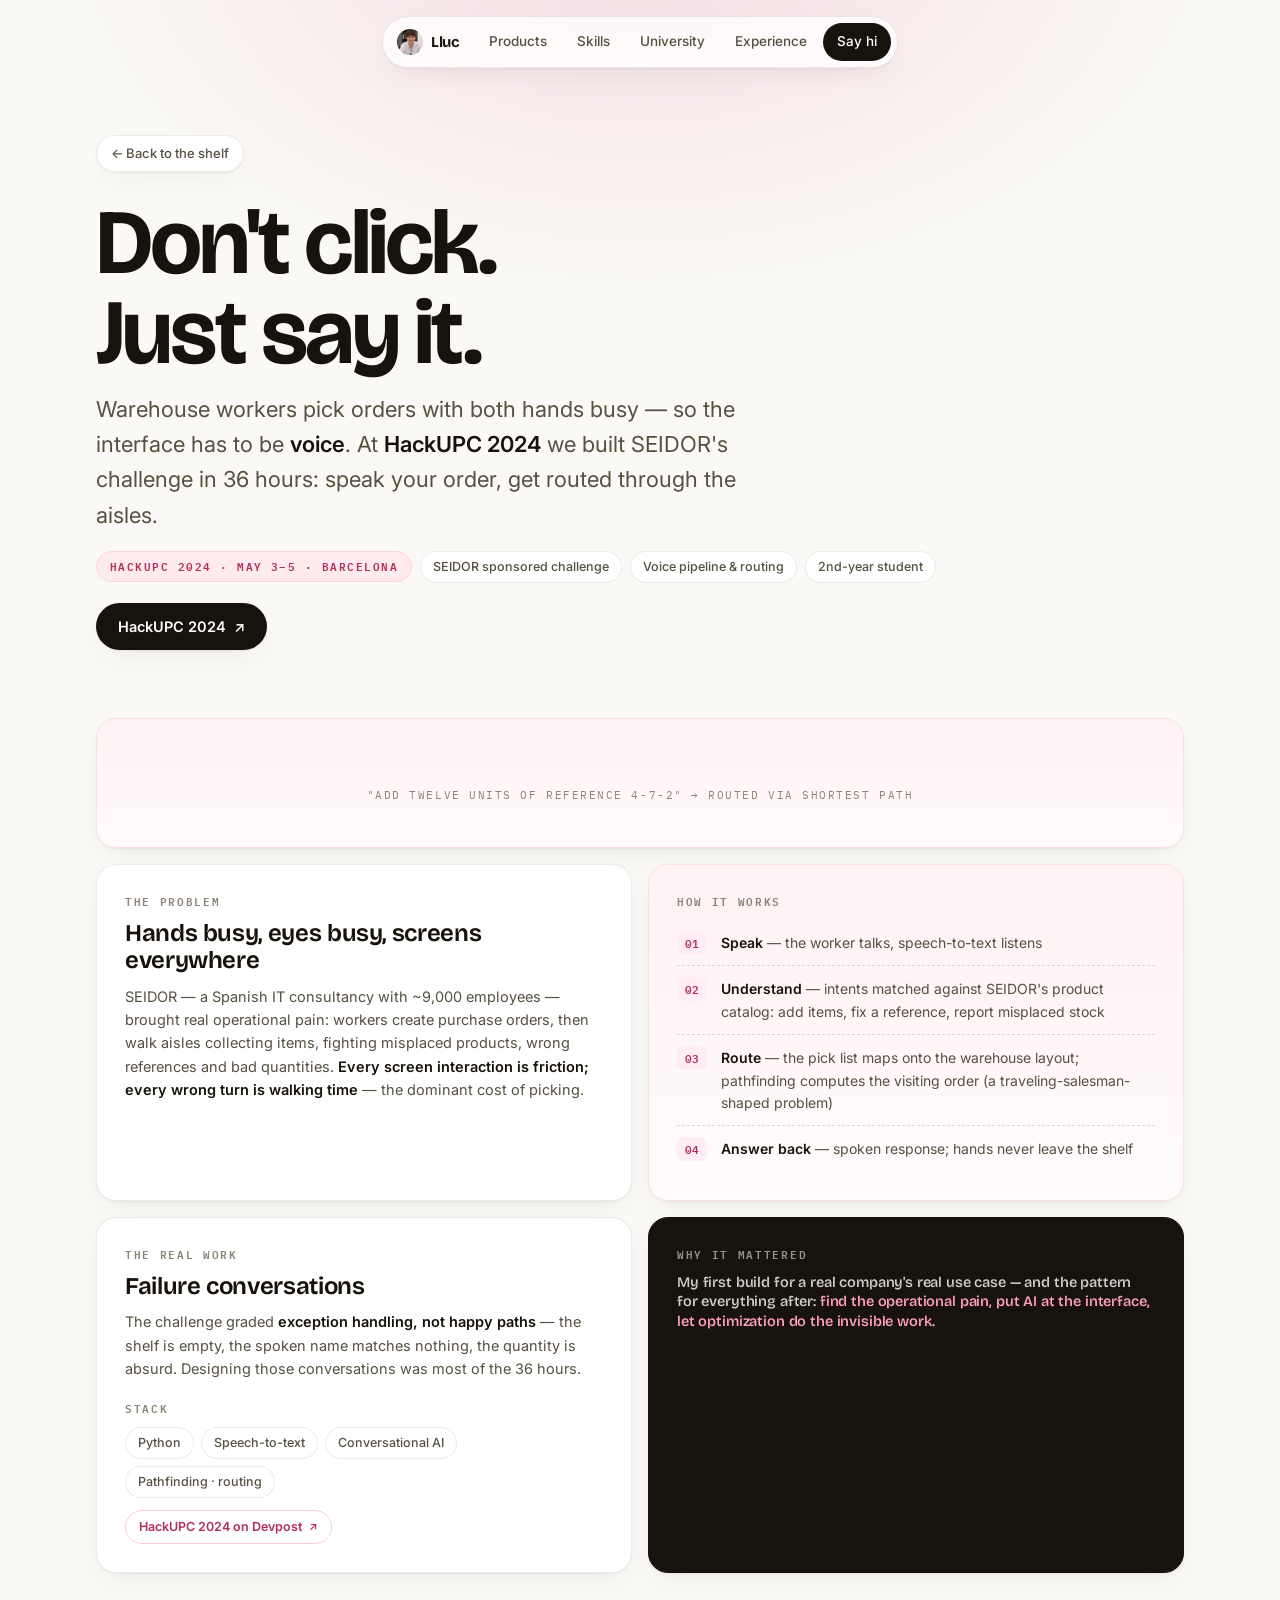
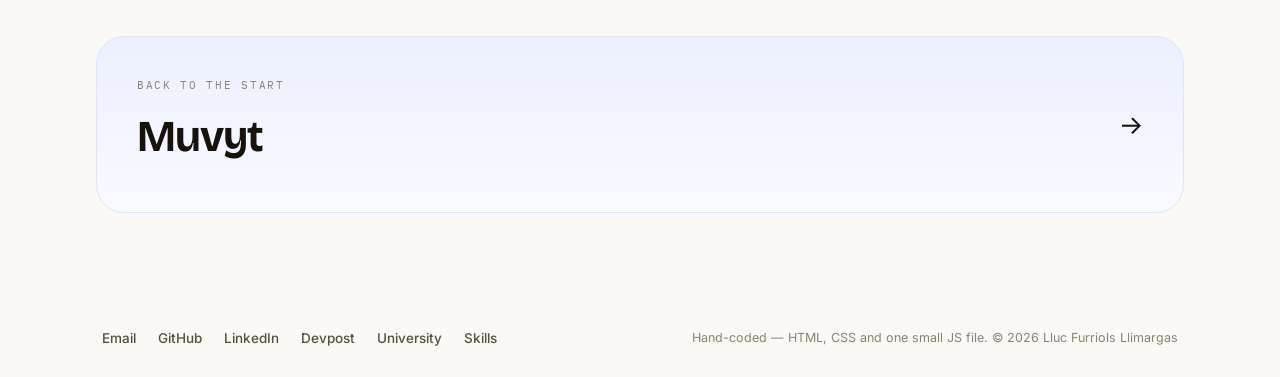
<file: projects/warehouse-voice.html>
<!DOCTYPE html>
<html lang="en">
<head>
  <meta charset="UTF-8">
  <meta name="viewport" content="width=device-width, initial-scale=1.0">
  <title>Warehouse Voice Picking — Lluc Furriols</title>
  <meta name="description" content="HackUPC 2024, SEIDOR challenge: a hands-free voice assistant for warehouse order picking with pathfinding over the warehouse layout — built in 36 hours.">
  <link rel="icon" type="image/svg+xml" href="../assets/favicon.svg">
  <link rel="preconnect" href="https://fonts.googleapis.com">
  <link rel="preconnect" href="https://fonts.gstatic.com" crossorigin>
  <link href="https://fonts.googleapis.com/css2?family=Bricolage+Grotesque:opsz,wght@12..96,400..800&family=IBM+Plex+Mono:wght@400;500;600&family=Inter:wght@400;500;600&display=swap" rel="stylesheet">
  <link rel="stylesheet" href="../assets/css/style.css?v=6">
</head>
<body style="--tint: var(--c-voice); --tint-ink: #b32e5e">

<header class="nav">
  <div class="nav-pill">
    <a class="nav-logo" href="../index.html"><img src="../assets/img/lluc.jpg" alt="">Lluc</a>
    <nav>
      <ul class="nav-links">
        <li><a href="../index.html#products">Products</a></li>
        <li><a href="../index.html#skills">Skills</a></li>
        <li class="hide-sm"><a href="../university.html">University</a></li>
        <li class="hide-sm"><a href="../index.html#experience">Experience</a></li>
        <li><a class="cta" href="mailto:llucfurriols@gmail.com">Say hi</a></li>
      </ul>
    </nav>
  </div>
</header>

<main>
  <section class="pp-hero">
    <div class="wrap">
      <a class="crumbs" href="../index.html#products">← Back to the shelf</a>
      <div class="pp-head">
        <div>
          <h1 class="reveal">Don't click.<br>Just say it.</h1>
          <p class="pp-tagline reveal">Warehouse workers pick orders with both hands busy — so the interface has to be <b>voice</b>. At <b>HackUPC 2024</b> we built SEIDOR's challenge in 36 hours: speak your order, get routed through the aisles.</p>
          <div class="pp-meta reveal">
            <span class="badge">HackUPC 2024 · May 3–5 · Barcelona</span>
            <span class="chip">SEIDOR sponsored challenge</span>
            <span class="chip">Voice pipeline &amp; routing</span>
            <span class="chip">2nd-year student</span>
          </div>
          <div class="pp-ctas reveal">
            <a class="btn btn-primary" href="https://hackupc-2024.devpost.com/" target="_blank" rel="noopener">HackUPC 2024 <span class="arr">↗</span></a>
          </div>
        </div>
      </div>
    </div>
  </section>

  <div class="wrap">
    <div class="pp-bento" style="padding-top: 34px">

      <div class="blk tinted span-6 reveal" style="min-height: 130px; justify-content: center">
        <div class="gfx-wave" style="position: static; padding: 8px 0" aria-hidden="true">
          <i style="--h:30;--i:0"></i><i style="--h:52;--i:1"></i><i style="--h:74;--i:2"></i><i style="--h:46;--i:3"></i><i style="--h:88;--i:4"></i><i style="--h:60;--i:5"></i><i style="--h:34;--i:6"></i><i style="--h:70;--i:7"></i><i style="--h:48;--i:8"></i><i style="--h:26;--i:9"></i><i style="--h:58;--i:10"></i><i style="--h:80;--i:11"></i><i style="--h:40;--i:12"></i><i style="--h:64;--i:13"></i><i style="--h:32;--i:14"></i>
        </div>
        <p style="text-align:center; font-family: var(--mono); font-size: 11px; letter-spacing: .14em; text-transform: uppercase; color: var(--ink-3)">"add twelve units of reference 4-7-2" → routed via shortest path</p>
      </div>

      <div class="blk span-3 reveal">
        <span class="blk-label">The problem</span>
        <h3>Hands busy, eyes busy, screens everywhere</h3>
        <p>SEIDOR — a Spanish IT consultancy with ~9,000 employees — brought real operational pain: workers create purchase orders, then walk aisles collecting items, fighting misplaced products, wrong references and bad quantities. <b>Every screen interaction is friction; every wrong turn is walking time</b> — the dominant cost of picking.</p>
      </div>

      <div class="blk tinted span-3 reveal">
        <span class="blk-label">How it works</span>
        <div class="steps">
          <div class="step"><span class="n">01</span><p><b>Speak</b> — the worker talks, speech-to-text listens</p></div>
          <div class="step"><span class="n">02</span><p><b>Understand</b> — intents matched against SEIDOR's product catalog: add items, fix a reference, report misplaced stock</p></div>
          <div class="step"><span class="n">03</span><p><b>Route</b> — the pick list maps onto the warehouse layout; pathfinding computes the visiting order (a traveling-salesman-shaped problem)</p></div>
          <div class="step"><span class="n">04</span><p><b>Answer back</b> — spoken response; hands never leave the shelf</p></div>
        </div>
      </div>

      <div class="blk span-3 reveal">
        <span class="blk-label">The real work</span>
        <h3>Failure conversations</h3>
        <p>The challenge graded <b>exception handling, not happy paths</b> — the shelf is empty, the spoken name matches nothing, the quantity is absurd. Designing those conversations was most of the 36 hours.</p>
        <span class="blk-label" style="margin-top: 10px">Stack</span>
        <div class="chips">
          <span class="chip">Python</span><span class="chip">Speech-to-text</span><span class="chip">Conversational AI</span><span class="chip">Pathfinding · routing</span>
        </div>
        <div class="p-links">
          <a href="https://hackupc-2024.devpost.com/" target="_blank" rel="noopener">HackUPC 2024 on Devpost <span class="ic">↗</span></a>
        </div>
      </div>

      <div class="blk dark span-3 reveal">
        <span class="blk-label">Why it mattered</span>
        <p class="quote">My first build for a real company's real use case — and the pattern for everything after: <span style="color:#ff9fc2">find the operational pain, put AI at the interface, let optimization do the invisible work</span>.</p>
      </div>

    </div>

    <div class="next-strip">
      <a class="next-card" href="muvyt.html" style="--next-tint: var(--c-muvyt)">
        <div><span class="lbl">Back to the start</span><h3>Muvyt</h3></div>
        <span class="arr">→</span>
      </a>
    </div>
  </div>
</main>

<footer>
  <div class="wrap">
    <div class="foot-meta">
      <ul class="foot-links">
        <li><a href="mailto:llucfurriols@gmail.com">Email</a></li>
        <li><a href="https://github.com/Llucfurriols" target="_blank" rel="noopener">GitHub</a></li>
        <li><a href="https://www.linkedin.com/in/lluc-furriols-llimargas-707125308" target="_blank" rel="noopener">LinkedIn</a></li>
        <li><a href="https://devpost.com/Llucfurriols" target="_blank" rel="noopener">Devpost</a></li>
        <li><a href="../university.html">University</a></li>
        <li><a href="../index.html#skills">Skills</a></li>
      </ul>
      <p class="colophon">Hand-coded — HTML, CSS and one small JS file. © <span data-year>2026</span> Lluc Furriols Llimargas</p>
    </div>
  </div>
</footer>

<script src="../assets/js/main.js?v=2"></script>
</body>
</html>
</file>
<file: assets/css/style.css>
/* ============================================================
   Lluc Furriols — personal site · v2 "Product shelf"
   Light, vivid, product-grade. No framework, no build step.
   Type: Bricolage Grotesque (display) · Inter (text) · IBM Plex Mono (labels)
   Each product carries its own hue via --tint on the card/page.
   ============================================================ */

:root {
  --bg: #faf9f6;
  --surface: #ffffff;
  --ink: #17130c;
  --ink-2: #55503f;
  --ink-3: #8a8474;
  --line: rgba(23, 19, 12, 0.08);
  --line-2: rgba(23, 19, 12, 0.14);
  --brand: #ff5c1f;
  --brand-ink: #d5451a;

  /* product hues */
  --c-muvyt: #4f5fe5;
  --c-camellos: #e89b1c;
  --c-stailist: #8b5cf6;
  --c-shalion: #1d6fd8;
  --c-datathon: #189a52;
  --c-voice: #e0447c;

  --display: "Bricolage Grotesque", "Inter", sans-serif;
  --sans: "Inter", -apple-system, BlinkMacSystemFont, "Segoe UI", sans-serif;
  --mono: "IBM Plex Mono", "SFMono-Regular", Menlo, monospace;

  --pad: clamp(20px, 4.5vw, 56px);
  --max: 1200px;
  --r-lg: 28px;
  --r-md: 20px;
  --r-sm: 14px;
  --shadow-1: 0 1px 2px rgba(23, 19, 12, 0.05), 0 10px 30px -12px rgba(23, 19, 12, 0.1);
  --shadow-2: 0 2px 4px rgba(23, 19, 12, 0.06), 0 24px 48px -16px rgba(23, 19, 12, 0.18);
  --ease: cubic-bezier(0.22, 1, 0.36, 1);
}

* { margin: 0; padding: 0; box-sizing: border-box; }

html { scroll-behavior: smooth; -webkit-text-size-adjust: 100%; }

body {
  background: var(--bg);
  color: var(--ink);
  font-family: var(--sans);
  font-size: 16px;
  line-height: 1.6;
  -webkit-font-smoothing: antialiased;
  overflow-x: hidden;
}

img { max-width: 100%; height: auto; display: block; }
a { color: inherit; text-decoration: none; }
button { font: inherit; color: inherit; background: none; border: 0; cursor: pointer; }

::selection { background: var(--brand); color: #fff; }

.wrap { max-width: var(--max); margin: 0 auto; padding-left: var(--pad); padding-right: var(--pad); }

/* ---------- typography ---------- */

.display {
  font-family: var(--display);
  font-weight: 640;
  letter-spacing: -0.025em;
  line-height: 1.02;
}
.display .tint { color: var(--tint, var(--brand)); }

.eyebrow {
  display: inline-flex;
  align-items: center;
  gap: 8px;
  font-family: var(--mono);
  font-size: 11px;
  font-weight: 500;
  letter-spacing: 0.18em;
  text-transform: uppercase;
  color: var(--ink-3);
}
.eyebrow::before {
  content: "";
  width: 8px; height: 8px;
  border-radius: 50%;
  background: var(--tint, var(--brand));
}

.section-title {
  font-family: var(--display);
  font-weight: 640;
  letter-spacing: -0.02em;
  font-size: clamp(30px, 4.4vw, 52px);
  line-height: 1.05;
  margin: 14px 0 10px;
}
.section-sub { color: var(--ink-2); max-width: 52ch; font-size: clamp(15px, 1.3vw, 17px); }

/* ---------- pill nav ---------- */

.nav {
  position: fixed;
  top: 16px; left: 0; right: 0;
  z-index: 100;
  display: flex;
  justify-content: center;
  pointer-events: none;
  padding: 0 16px;
}
.nav-pill {
  pointer-events: auto;
  display: flex;
  align-items: center;
  gap: 4px;
  background: rgba(255, 255, 255, 0.75);
  backdrop-filter: blur(16px) saturate(1.4);
  -webkit-backdrop-filter: blur(16px) saturate(1.4);
  border: 1px solid var(--line);
  border-radius: 999px;
  padding: 6px;
  box-shadow: var(--shadow-1);
  transition: box-shadow 0.3s var(--ease);
}
.nav.scrolled .nav-pill { box-shadow: var(--shadow-2); }
.nav-logo {
  display: flex;
  align-items: center;
  gap: 8px;
  font-family: var(--display);
  font-weight: 700;
  font-size: 15px;
  letter-spacing: -0.02em;
  padding: 6px 12px 6px 8px;
  border-radius: 999px;
}
.nav-logo img {
  width: 26px; height: 26px;
  border-radius: 50%;
  object-fit: cover;
}
.nav-links { display: flex; list-style: none; gap: 2px; }
.nav-links a {
  display: block;
  padding: 8px 14px;
  border-radius: 999px;
  font-size: 13.5px;
  font-weight: 500;
  color: var(--ink-2);
  transition: background 0.2s, color 0.2s;
}
.nav-links a:hover { background: rgba(23, 19, 12, 0.05); color: var(--ink); }
.nav-links a.cta {
  background: var(--ink);
  color: #fff;
}
.nav-links a.cta:hover { background: #000; color: #fff; }

/* ---------- buttons & chips ---------- */

.btn {
  display: inline-flex;
  align-items: center;
  gap: 8px;
  padding: 12px 22px;
  border-radius: 999px;
  font-weight: 600;
  font-size: 14.5px;
  transition: transform 0.2s var(--ease), box-shadow 0.2s, background 0.2s;
}
.btn-primary { background: var(--ink); color: #fff; box-shadow: var(--shadow-1); }
.btn-primary:hover { transform: translateY(-2px); box-shadow: var(--shadow-2); }
.btn-ghost { border: 1px solid var(--line-2); color: var(--ink); background: var(--surface); }
.btn-ghost:hover { transform: translateY(-2px); box-shadow: var(--shadow-1); }
.btn .arr { transition: transform 0.2s var(--ease); }
.btn:hover .arr { transform: translateX(3px); }

.chip {
  display: inline-block;
  padding: 5px 12px;
  border-radius: 999px;
  border: 1px solid var(--line);
  background: var(--surface);
  font-size: 12.5px;
  font-weight: 500;
  color: var(--ink-2);
  white-space: nowrap;
}
.chips { display: flex; flex-wrap: wrap; gap: 7px; }
a.chip { transition: transform 0.2s var(--ease), box-shadow 0.2s, border-color 0.2s, color 0.2s; }
a.chip:hover {
  transform: translateY(-2px);
  box-shadow: var(--shadow-1);
  border-color: var(--line-2);
  color: var(--ink);
}

.badge {
  display: inline-flex;
  align-self: flex-start;
  align-items: center;
  gap: 7px;
  padding: 6px 13px;
  border-radius: 999px;
  font-family: var(--mono);
  font-size: 10.5px;
  font-weight: 600;
  letter-spacing: 0.14em;
  text-transform: uppercase;
  color: var(--tint-ink, var(--brand-ink));
  background: color-mix(in oklab, var(--tint, var(--brand)) 12%, white);
  border: 1px solid color-mix(in oklab, var(--tint, var(--brand)) 25%, white);
}
.badge.live::before {
  content: "";
  width: 7px; height: 7px;
  border-radius: 50%;
  background: var(--tint, var(--brand));
  animation: pulse 2s infinite;
}
@keyframes pulse {
  0%, 100% { box-shadow: 0 0 0 0 color-mix(in oklab, var(--tint, var(--brand)) 40%, transparent); }
  50% { box-shadow: 0 0 0 6px transparent; }
}

/* ---------- hero ---------- */

.hero {
  position: relative;
  padding-top: clamp(120px, 16vh, 170px);
  padding-bottom: clamp(30px, 5vh, 60px);
  overflow: clip;
}
.hero-bg {
  position: absolute;
  inset: -20% -10%;
  z-index: -1;
  background:
    radial-gradient(46% 38% at 18% 22%, color-mix(in oklab, var(--c-muvyt) 9%, transparent), transparent 70%),
    radial-gradient(40% 34% at 84% 16%, color-mix(in oklab, var(--c-camellos) 11%, transparent), transparent 70%),
    radial-gradient(44% 40% at 74% 78%, color-mix(in oklab, var(--c-stailist) 8%, transparent), transparent 70%),
    radial-gradient(36% 30% at 12% 86%, color-mix(in oklab, var(--brand) 7%, transparent), transparent 70%);
  filter: saturate(1.05);
}
.hero-inner { text-align: center; max-width: 880px; margin: 0 auto; }
.hero-hello {
  display: inline-flex;
  align-items: center;
  gap: 10px;
  padding: 7px 16px 7px 8px;
  background: var(--surface);
  border: 1px solid var(--line);
  border-radius: 999px;
  box-shadow: var(--shadow-1);
  font-size: 13.5px;
  font-weight: 500;
  color: var(--ink-2);
}
.hero-hello img { width: 28px; height: 28px; border-radius: 50%; object-fit: cover; }
.hero h1 {
  font-family: var(--display);
  font-weight: 680;
  letter-spacing: -0.03em;
  line-height: 1.0;
  font-size: clamp(44px, 8vw, 96px);
  margin: 26px 0 20px;
}
.hero h1 .hl {
  position: relative;
  white-space: nowrap;
}
.hero h1 .hl > span { position: relative; z-index: 1; }
.hero h1 .hl::after {
  content: "";
  position: absolute;
  left: -0.06em; right: -0.06em;
  bottom: 0.04em;
  height: 0.38em;
  background: color-mix(in oklab, var(--brand) 26%, white);
  border-radius: 0.12em;
  z-index: 0;
  transform: rotate(-1deg);
}
.hero-sub {
  font-size: clamp(16px, 1.6vw, 19px);
  color: var(--ink-2);
  max-width: 56ch;
  margin: 0 auto 30px;
}
.hero-sub b { color: var(--ink); font-weight: 600; }
.hero-ctas { display: flex; gap: 12px; justify-content: center; flex-wrap: wrap; }

/* floating product dock */
.dock {
  display: flex;
  justify-content: center;
  gap: clamp(10px, 2vw, 22px);
  margin-top: clamp(44px, 7vh, 76px);
  perspective: 900px;
}
.dock-item {
  --dock-rot: 0deg;
  width: clamp(78px, 10vw, 118px);
  aspect-ratio: 1;
  border-radius: 26%;
  background: color-mix(in oklab, var(--tint) 10%, white);
  border: 1px solid color-mix(in oklab, var(--tint) 22%, white);
  box-shadow: var(--shadow-1);
  display: flex;
  align-items: center;
  justify-content: center;
  transform: rotate(var(--dock-rot));
  transition: transform 0.35s var(--ease), box-shadow 0.35s;
  animation: bob 7s ease-in-out infinite;
  animation-delay: var(--bob-delay, 0s);
  position: relative;
}
.dock-item:hover {
  transform: rotate(0deg) translateY(-10px) scale(1.06);
  box-shadow: var(--shadow-2);
  animation-play-state: paused;
  z-index: 2;
}
.dock-item img { width: 56%; height: 56%; object-fit: cover; border-radius: 24%; }
.dock-item .glyph { font-size: clamp(30px, 4vw, 44px); line-height: 1; }
.dock-item .tip {
  position: absolute;
  bottom: -34px;
  left: 50%;
  transform: translateX(-50%) translateY(4px);
  background: var(--ink);
  color: #fff;
  font-size: 11.5px;
  font-weight: 600;
  padding: 5px 11px;
  border-radius: 999px;
  white-space: nowrap;
  opacity: 0;
  pointer-events: none;
  transition: opacity 0.2s, transform 0.2s var(--ease);
}
.dock-item:hover .tip { opacity: 1; transform: translateX(-50%) translateY(0); }
@keyframes bob {
  0%, 100% { translate: 0 0; }
  50% { translate: 0 -8px; }
}

/* ---------- marquee strip ---------- */

.strip {
  border-block: 1px solid var(--line);
  background: var(--surface);
  overflow: hidden;
  margin-top: clamp(48px, 8vh, 84px);
  padding: 13px 0;
}
.strip-track {
  display: flex;
  gap: 44px;
  width: max-content;
  animation: marquee 36s linear infinite;
  font-family: var(--mono);
  font-size: 11.5px;
  letter-spacing: 0.16em;
  text-transform: uppercase;
  color: var(--ink-3);
  white-space: nowrap;
}
.strip-track b { color: var(--ink-2); font-weight: 500; }
.strip-track .dot { color: var(--brand); }
@keyframes marquee { to { transform: translateX(-50%); } }
.strip:hover .strip-track { animation-play-state: paused; }

/* ---------- product shelf (bento) ---------- */

.shelf { padding: clamp(60px, 10vh, 110px) 0 0; }
.shelf-head { margin-bottom: 30px; }

.bento {
  display: grid;
  grid-template-columns: repeat(6, 1fr);
  gap: 18px;
}
.p-card {
  position: relative;
  display: flex;
  flex-direction: column;
  border-radius: var(--r-lg);
  background:
    linear-gradient(180deg, color-mix(in oklab, var(--tint) 9%, white), color-mix(in oklab, var(--tint) 3%, white));
  border: 1px solid color-mix(in oklab, var(--tint) 16%, white);
  overflow: hidden;
  transition: transform 0.35s var(--ease), box-shadow 0.35s var(--ease);
  will-change: transform;
}
.p-card:hover { transform: translateY(-6px); box-shadow: var(--shadow-2); }
.p-card .p-body { padding: clamp(20px, 2.6vw, 30px); display: flex; flex-direction: column; gap: 12px; }
.p-card h3 {
  font-family: var(--display);
  font-weight: 660;
  letter-spacing: -0.02em;
  font-size: clamp(24px, 2.6vw, 34px);
  line-height: 1.05;
  display: flex;
  align-items: center;
  gap: 12px;
}
.p-card h3 .app-ico {
  width: 40px; height: 40px;
  border-radius: 12px;
  object-fit: cover;
  box-shadow: var(--shadow-1);
}
.p-card p.desc { color: var(--ink-2); font-size: 14.5px; max-width: 52ch; }
.p-card .p-foot {
  margin-top: auto;
  display: flex;
  align-items: center;
  justify-content: space-between;
  gap: 10px;
  padding-top: 4px;
}
.p-card .open {
  display: inline-flex;
  align-items: center;
  gap: 7px;
  font-weight: 600;
  font-size: 13.5px;
  color: var(--tint-ink);
}
.p-card .open .arr { transition: transform 0.25s var(--ease); }
.p-card:hover .open .arr { transform: translateX(4px); }

/* the whole card is clickable via a stretched link on the title,
   so the external links inside it can stay real links */
.p-link { color: inherit; }
.p-link::after {
  content: "";
  position: absolute;
  inset: 0;
  z-index: 1;
  border-radius: inherit;
}
.p-link:focus-visible { outline: none; }
.p-link:focus-visible::after {
  outline: 2px solid var(--tint-ink, var(--brand-ink));
  outline-offset: -3px;
}
.p-card .chips .chip { font-size: 11.5px; padding: 4px 10px; }
.p-links {
  position: relative;
  z-index: 2;
  display: flex;
  flex-wrap: wrap;
  gap: 7px;
  margin-top: 2px;
}
.p-links a,
.linkpill {
  display: inline-flex;
  align-items: center;
  gap: 7px;
  padding: 6px 13px;
  border-radius: 999px;
  border: 1px solid color-mix(in oklab, var(--tint, var(--brand)) 28%, white);
  background: rgba(255, 255, 255, 0.72);
  font-size: 12.5px;
  font-weight: 600;
  color: var(--tint-ink, var(--brand-ink));
  white-space: nowrap;
  transition: background 0.2s, transform 0.2s var(--ease), box-shadow 0.2s;
}
.p-links a:hover,
.linkpill:hover { background: #fff; transform: translateY(-2px); box-shadow: var(--shadow-1); }
.p-links a.play,
.linkpill.play {
  background: var(--ink);
  border-color: var(--ink);
  color: #fff;
}
.p-links a.play:hover,
.linkpill.play:hover { background: #000; color: #fff; }
.p-links .ic,
.linkpill .ic { font-size: 11px; line-height: 1; }
.hero-links { justify-content: center; margin-top: 18px; }

.p-media { position: relative; overflow: hidden; }
.p-media img { width: 100%; transition: transform 0.6s var(--ease); }
.p-card:hover .p-media img { transform: translateY(-2%) scale(1.02); }

/* browser frame */
.frame-browser {
  margin: 0 clamp(18px, 2.4vw, 28px);
  border-radius: 14px 14px 0 0;
  border: 1px solid var(--line-2);
  border-bottom: 0;
  background: #0e0e12;
  box-shadow: var(--shadow-2);
  overflow: hidden;
}
.frame-browser .bar {
  display: flex; align-items: center; gap: 6px;
  padding: 9px 12px;
  background: #1a1a20;
}
.frame-browser .bar i {
  width: 9px; height: 9px; border-radius: 50%;
  background: #3a3a44;
}
.frame-browser .bar i:first-child { background: #ff5f57; }
.frame-browser .bar i:nth-child(2) { background: #febc2e; }
.frame-browser .bar i:nth-child(3) { background: #28c840; }
.frame-browser .bar span {
  margin-left: 8px;
  font-family: var(--mono);
  font-size: 10.5px;
  color: #8a8a96;
  letter-spacing: 0.06em;
}

/* phone frame */
.frame-phone {
  width: min(64%, 240px);
  margin: 6px auto 0;
  border-radius: 34px 34px 0 0;
  border: 6px solid #17130c;
  border-bottom: 0;
  overflow: hidden;
  box-shadow: var(--shadow-2);
  background: #17130c;
}
.frame-phone img { border-radius: 26px 26px 0 0; }

/* bento spans */
.span-6 { grid-column: span 6; }
.span-4 { grid-column: span 4; }
.span-3 { grid-column: span 3; }
.span-2 { grid-column: span 2; }

/* muvyt hero card layout */
.p-card.featured { flex-direction: row; align-items: stretch; min-height: 400px; }
.p-card.featured .p-body { flex: 1 1 44%; justify-content: center; }
.p-card.featured .p-media {
  flex: 1 1 56%;
  display: flex;
  align-items: flex-end;
  padding-left: 8px;
}
.p-card.featured .frame-browser { margin: 28px 0 0; border-radius: 14px 0 0 0; }
.p-card.featured .p-foot { margin-top: 10px; }

/* decorative CSS graphics for cards without screenshots */
.gfx {
  flex: 1;
  min-height: 150px;
  margin: 4px clamp(18px, 2.4vw, 28px) 0;
  border-radius: 14px 14px 0 0;
  border: 1px solid color-mix(in oklab, var(--tint) 20%, white);
  border-bottom: 0;
  background: var(--surface);
  box-shadow: var(--shadow-1);
  overflow: hidden;
  position: relative;
}
.gfx-bars {
  position: absolute; inset: 18px 18px 0;
  display: flex; align-items: flex-end; gap: 8px;
}
.gfx-bars i {
  flex: 1;
  border-radius: 6px 6px 0 0;
  background: color-mix(in oklab, var(--tint) 30%, white);
  height: calc(var(--h) * 1%);
}
.gfx-bars i.hot { background: var(--tint); }
.gfx-wave {
  position: absolute; inset: 0;
  display: flex; align-items: center; justify-content: center; gap: 5px;
  padding: 0 22px;
}
.gfx-wave i {
  width: 6px;
  height: calc(var(--h) * 1%);
  border-radius: 999px;
  background: color-mix(in oklab, var(--tint) 45%, white);
  animation: wave 1.6s ease-in-out infinite;
  animation-delay: calc(var(--i) * 0.09s);
}
@keyframes wave { 0%, 100% { transform: scaleY(0.6); } 50% { transform: scaleY(1); } }

/* ---------- horizontal scroll gallery ---------- */

.hscroll {
  display: flex;
  gap: 16px;
  overflow-x: auto;
  scroll-snap-type: x mandatory;
  padding: 8px var(--pad) 22px;
  margin: 0 calc(-1 * var(--pad));
  scrollbar-width: none;
}
.hscroll::-webkit-scrollbar { display: none; }
.hscroll > * { scroll-snap-align: center; flex: 0 0 auto; }
.hscroll .shot-phone {
  width: min(62vw, 250px);
  border-radius: 30px;
  border: 5px solid #17130c;
  overflow: hidden;
  background: #17130c;
  box-shadow: var(--shadow-2);
}
.hscroll .shot-phone img { border-radius: 24px; }
.hscroll-hint {
  text-align: center;
  font-family: var(--mono);
  font-size: 10.5px;
  letter-spacing: 0.16em;
  text-transform: uppercase;
  color: var(--ink-3);
}

/* ---------- skills ---------- */

.skills { padding: clamp(60px, 10vh, 110px) 0 0; }
.skills-grid {
  display: grid;
  grid-template-columns: repeat(3, 1fr);
  gap: 16px;
  margin-top: 30px;
}
.sk-card {
  --th: var(--brand);
  border-radius: var(--r-md);
  border: 1px solid var(--line);
  background: var(--surface);
  box-shadow: var(--shadow-1);
  padding: clamp(18px, 2.2vw, 26px);
  display: flex;
  flex-direction: column;
  gap: 12px;
  transition: transform 0.3s var(--ease), box-shadow 0.3s, border-color 0.3s;
}
.sk-card:hover {
  transform: translateY(-4px);
  box-shadow: var(--shadow-2);
  border-color: color-mix(in oklab, var(--th) 26%, white);
}
.sk-card h3 {
  font-family: var(--display);
  font-weight: 650;
  font-size: 18px;
  letter-spacing: -0.015em;
  display: flex;
  align-items: center;
  gap: 10px;
}
.sk-card h3 .ico {
  width: 32px; height: 32px;
  flex-shrink: 0;
  border-radius: 10px;
  display: grid;
  place-items: center;
  font-size: 16px;
  background: color-mix(in oklab, var(--th) 14%, white);
  border: 1px solid color-mix(in oklab, var(--th) 24%, white);
}
.sk-card .sk-sub { font-size: 13px; line-height: 1.5; color: var(--ink-3); margin-top: -4px; }
.sk-card .chip.core {
  background: color-mix(in oklab, var(--th) 12%, white);
  border-color: color-mix(in oklab, var(--th) 28%, white);
  color: var(--ink);
  font-weight: 600;
}
.skills-note {
  margin-top: 16px;
  display: flex;
  flex-wrap: wrap;
  align-items: center;
  gap: 10px 16px;
  font-size: 13.5px;
  color: var(--ink-3);
}
.skills-note .dotkey {
  display: inline-flex;
  align-items: center;
  gap: 7px;
}
.skills-note .dotkey i {
  width: 11px; height: 11px;
  border-radius: 4px;
  background: color-mix(in oklab, var(--brand) 26%, white);
  border: 1px solid color-mix(in oklab, var(--brand) 40%, white);
}
.inline-link {
  color: var(--brand-ink);
  font-weight: 600;
  border-bottom: 1px solid color-mix(in oklab, var(--brand) 35%, white);
  transition: border-color 0.2s, color 0.2s;
}
.inline-link:hover { color: var(--ink); border-color: var(--ink); }

/* ---------- video embed ---------- */

.video-embed {
  position: relative;
  width: 100%;
  aspect-ratio: 16 / 9;
  border-radius: var(--r-sm);
  overflow: hidden;
  border: 1px solid var(--line-2);
  background: #0e0e12;
  box-shadow: var(--shadow-1);
}
.video-embed iframe {
  position: absolute;
  inset: 0;
  width: 100%;
  height: 100%;
  border: 0;
}

/* ---------- experience ---------- */

.exp { padding: clamp(60px, 10vh, 110px) 0 0; }
.exp-grid { display: grid; grid-template-columns: 1fr 1fr; gap: 18px; margin-top: 30px; }
.exp-card {
  border-radius: var(--r-lg);
  border: 1px solid color-mix(in oklab, var(--tint) 16%, white);
  background: linear-gradient(180deg, color-mix(in oklab, var(--tint) 8%, white), color-mix(in oklab, var(--tint) 2%, white));
  padding: clamp(22px, 3vw, 34px);
  display: flex;
  flex-direction: column;
  gap: 14px;
  transition: transform 0.35s var(--ease), box-shadow 0.35s;
}
.exp-card:hover { transform: translateY(-5px); box-shadow: var(--shadow-2); }
.exp-card h3 {
  font-family: var(--display);
  font-weight: 660;
  font-size: clamp(22px, 2.4vw, 30px);
  letter-spacing: -0.02em;
  line-height: 1.1;
}
.exp-card .role {
  font-family: var(--mono);
  font-size: 11px;
  letter-spacing: 0.14em;
  text-transform: uppercase;
  color: var(--ink-3);
}
.exp-card p { color: var(--ink-2); font-size: 14.5px; }
.exp-card p b { color: var(--ink); font-weight: 600; }
.exp-card .exp-stats { display: flex; gap: 22px; flex-wrap: wrap; margin-top: 2px; }
.exp-card .exp-stats div b {
  display: block;
  font-family: var(--display);
  font-weight: 660;
  font-size: 24px;
  letter-spacing: -0.02em;
  color: var(--ink);
}
.exp-card .exp-stats div span { font-size: 12px; color: var(--ink-3); }
.exp-card .open { margin-top: auto; font-weight: 600; font-size: 13.5px; color: var(--tint-ink); display: inline-flex; gap: 7px; align-items: center; }
.exp-card .open:hover .arr { transform: translateX(4px); }
.exp-card .open .arr { transition: transform 0.25s var(--ease); }
.exp-foot { margin-top: auto; display: flex; flex-wrap: wrap; align-items: center; gap: 10px 14px; padding-top: 6px; }
.exp-foot .open { margin-top: 0; }

/* ---------- about ---------- */

.about { padding: clamp(60px, 10vh, 110px) 0 0; }
.about-card {
  border-radius: var(--r-lg);
  border: 1px solid var(--line);
  background: var(--surface);
  box-shadow: var(--shadow-1);
  padding: clamp(24px, 3.4vw, 44px);
  display: grid;
  grid-template-columns: auto 1fr;
  gap: clamp(22px, 3.5vw, 44px);
  align-items: center;
}
.about-photo {
  width: clamp(120px, 14vw, 180px);
  aspect-ratio: 1;
  border-radius: 32px;
  object-fit: cover;
  transform: rotate(-2.5deg);
  box-shadow: var(--shadow-2);
}
.about-copy p.big {
  font-family: var(--display);
  font-weight: 560;
  letter-spacing: -0.015em;
  font-size: clamp(19px, 2.2vw, 27px);
  line-height: 1.3;
  margin-bottom: 16px;
}
.about-copy p.big .tint { color: var(--brand); }
.about-facts { display: flex; flex-wrap: wrap; gap: 8px; }

/* ---------- footer ---------- */

footer { padding: clamp(60px, 10vh, 110px) 0 26px; }
.foot-card {
  position: relative;
  border-radius: var(--r-lg);
  background: var(--ink);
  color: #fdfcf9;
  padding: clamp(40px, 6vw, 80px) clamp(24px, 4vw, 64px);
  text-align: center;
  overflow: hidden;
}
.foot-card::before {
  content: "";
  position: absolute;
  inset: -40%;
  background:
    radial-gradient(34% 40% at 22% 30%, color-mix(in oklab, var(--brand) 34%, transparent), transparent 70%),
    radial-gradient(30% 36% at 80% 68%, color-mix(in oklab, var(--c-muvyt) 30%, transparent), transparent 70%);
  filter: blur(10px);
}
.foot-card > * { position: relative; }
.foot-card h2 {
  font-family: var(--display);
  font-weight: 680;
  letter-spacing: -0.03em;
  font-size: clamp(34px, 5.6vw, 72px);
  line-height: 1.02;
  max-width: 18ch;
  margin: 0 auto 14px;
}
.foot-card p { color: rgba(253, 252, 249, 0.72); max-width: 46ch; margin: 0 auto 28px; font-size: 15.5px; }
.foot-card .btn-primary { background: #fff; color: var(--ink); }
.foot-card .btn-ghost { background: transparent; color: #fff; border-color: rgba(255, 255, 255, 0.28); }
.foot-meta {
  display: flex;
  flex-wrap: wrap;
  justify-content: space-between;
  align-items: center;
  gap: 14px;
  padding: 22px 6px 0;
}
.foot-links { display: flex; flex-wrap: wrap; gap: 4px 22px; list-style: none; }
.foot-links a { font-size: 13.5px; font-weight: 500; color: var(--ink-2); }
.foot-links a:hover { color: var(--brand-ink); }
.colophon { font-size: 12.5px; color: var(--ink-3); }

/* ---------- product page (case study v2) ---------- */

.pp-hero {
  position: relative;
  padding-top: clamp(110px, 15vh, 150px);
  padding-bottom: 34px;
  background:
    radial-gradient(60% 70% at 50% -10%, color-mix(in oklab, var(--tint) 16%, transparent), transparent 75%);
  overflow: clip;
}
.pp-hero .crumbs {
  display: inline-flex;
  align-items: center;
  gap: 8px;
  font-size: 13px;
  font-weight: 500;
  color: var(--ink-2);
  background: var(--surface);
  border: 1px solid var(--line);
  border-radius: 999px;
  padding: 7px 14px;
  box-shadow: var(--shadow-1);
  transition: transform 0.2s var(--ease);
}
.pp-hero .crumbs:hover { transform: translateX(-3px); }
.pp-head { display: flex; align-items: flex-start; justify-content: space-between; gap: 24px; margin-top: 26px; flex-wrap: wrap; }
.pp-head > div:first-child { flex: 1 1 min(100%, 520px); }
.pp-hero h1 {
  font-family: var(--display);
  font-weight: 680;
  letter-spacing: -0.03em;
  line-height: 0.98;
  font-size: clamp(46px, 7.5vw, 92px);
  display: flex;
  align-items: center;
  gap: 18px;
  flex-wrap: wrap;
}
.pp-hero h1 .app-ico {
  width: clamp(52px, 6vw, 76px);
  height: clamp(52px, 6vw, 76px);
  border-radius: 22%;
  object-fit: cover;
  box-shadow: var(--shadow-2);
  transform: rotate(-4deg);
}
.pp-tagline { font-size: clamp(17px, 1.9vw, 22px); color: var(--ink-2); max-width: 46ch; margin-top: 14px; }
.pp-tagline b { color: var(--ink); font-weight: 600; }
.pp-ctas { display: flex; gap: 10px; flex-wrap: wrap; margin-top: 20px; }
.pp-fineprint {
  margin-top: 16px;
  max-width: 52ch;
  font-size: 13.5px;
  line-height: 1.55;
  color: var(--ink-3);
  border-left: 2px solid color-mix(in oklab, var(--tint, var(--brand)) 35%, white);
  padding-left: 12px;
}
.pp-fineprint b { color: var(--ink-2); font-weight: 600; }
.pp-meta { display: flex; gap: 8px; flex-wrap: wrap; margin-top: 18px; }

.pp-visual { margin-top: 38px; }
.pp-visual .frame-browser { margin: 0; border-radius: 16px; border-bottom: 1px solid var(--line-2); }
.pp-visual .frame-browser img { width: 100%; }

/* product page bento */
.pp-bento {
  display: grid;
  grid-template-columns: repeat(6, 1fr);
  gap: 16px;
  padding: clamp(40px, 6vh, 70px) 0 0;
}
.blk {
  border-radius: var(--r-md);
  border: 1px solid var(--line);
  background: var(--surface);
  box-shadow: var(--shadow-1);
  padding: clamp(20px, 2.4vw, 28px);
  display: flex;
  flex-direction: column;
  gap: 10px;
}
.blk.tinted {
  background: linear-gradient(180deg, color-mix(in oklab, var(--tint) 8%, white), color-mix(in oklab, var(--tint) 2%, white));
  border-color: color-mix(in oklab, var(--tint) 18%, white);
}
.blk.dark { background: var(--ink); color: #fdfcf9; border-color: var(--ink); }
.blk.dark .blk-label { color: rgba(253, 252, 249, 0.55); }
.blk.dark p { color: rgba(253, 252, 249, 0.8); }
.blk-label {
  font-family: var(--mono);
  font-size: 10.5px;
  font-weight: 600;
  letter-spacing: 0.16em;
  text-transform: uppercase;
  color: var(--ink-3);
}
.blk h3 {
  font-family: var(--display);
  font-weight: 640;
  letter-spacing: -0.015em;
  font-size: clamp(19px, 2vw, 24px);
  line-height: 1.15;
}
.blk p { color: var(--ink-2); font-size: 14.5px; }
.blk p b { color: var(--ink); font-weight: 600; }
.blk.dark p b { color: #fff; }
.blk ul { list-style: none; display: flex; flex-direction: column; gap: 9px; }
.blk ul li { display: flex; gap: 10px; font-size: 14px; color: var(--ink-2); }
.blk ul li::before { content: "→"; color: var(--tint-ink); font-weight: 600; flex-shrink: 0; }

/* pipeline steps */
.steps { display: flex; flex-direction: column; gap: 0; }
.step { display: flex; gap: 14px; padding: 11px 0; border-bottom: 1px dashed var(--line-2); align-items: baseline; }
.step:last-child { border-bottom: 0; }
.step .n {
  font-family: var(--mono);
  font-size: 11px;
  font-weight: 600;
  color: var(--tint-ink);
  background: color-mix(in oklab, var(--tint) 10%, white);
  border-radius: 8px;
  padding: 3px 8px;
  flex-shrink: 0;
}
.step p { font-size: 14px; color: var(--ink-2); }
.step p b { color: var(--ink); font-weight: 600; }

/* stat tiles */
.stat-tiles { display: grid; grid-template-columns: repeat(auto-fit, minmax(120px, 1fr)); gap: 12px; }
.stat-tile {
  border-radius: var(--r-sm);
  background: color-mix(in oklab, var(--tint) 7%, white);
  border: 1px solid color-mix(in oklab, var(--tint) 16%, white);
  padding: 16px 16px 13px;
}
.stat-tile b {
  display: block;
  font-family: var(--display);
  font-weight: 680;
  letter-spacing: -0.02em;
  font-size: clamp(26px, 3vw, 36px);
  line-height: 1;
  color: var(--ink);
}
.stat-tile b em { font-style: normal; font-size: 0.55em; color: var(--tint-ink); }
.stat-tile span { display: block; margin-top: 6px; font-size: 12px; line-height: 1.45; color: var(--ink-2); }

/* quote / learned */
.quote {
  font-family: var(--display);
  font-weight: 560;
  letter-spacing: -0.01em;
  font-size: clamp(18px, 2vw, 24px);
  line-height: 1.35;
}
.quote .tint { color: var(--tint-ink); }

figure.shot { margin: 0; }
figure.shot img { border-radius: 14px; border: 1px solid var(--line); box-shadow: var(--shadow-1); background: #fff; }
figure.shot figcaption { margin-top: 9px; font-size: 12px; color: var(--ink-3); }

/* next product */
.next-strip { padding: clamp(44px, 7vh, 80px) 0 0; }
.next-card {
  display: flex;
  align-items: center;
  justify-content: space-between;
  gap: 18px;
  border-radius: var(--r-lg);
  padding: clamp(24px, 3.4vw, 40px);
  background: linear-gradient(180deg, color-mix(in oklab, var(--next-tint) 10%, white), color-mix(in oklab, var(--next-tint) 3%, white));
  border: 1px solid color-mix(in oklab, var(--next-tint) 18%, white);
  transition: transform 0.3s var(--ease), box-shadow 0.3s;
}
.next-card:hover { transform: translateY(-4px); box-shadow: var(--shadow-2); }
.next-card .lbl { font-family: var(--mono); font-size: 10.5px; letter-spacing: 0.16em; text-transform: uppercase; color: var(--ink-3); display: block; margin-bottom: 8px; }
.next-card h3 { font-family: var(--display); font-weight: 660; letter-spacing: -0.02em; font-size: clamp(26px, 3.6vw, 44px); }
.next-card .arr { font-size: 26px; transition: transform 0.25s var(--ease); }
.next-card:hover .arr { transform: translateX(6px); }

/* ---------- university v2 ---------- */

.uni-hero {
  padding-top: clamp(110px, 15vh, 150px);
  text-align: center;
}
.uni-hero .section-sub { margin: 0 auto; }

/* institutional crest — university lockup in a card */
.crest {
  display: block;
  width: fit-content;
  background: var(--surface);
  border: 1px solid var(--line);
  border-radius: var(--r-md);
  box-shadow: var(--shadow-1);
  padding: 16px 22px;
  margin: 0 auto 26px;
  transition: transform 0.3s var(--ease), box-shadow 0.3s;
}
.crest:hover { transform: translateY(-3px); box-shadow: var(--shadow-2); }
.crest img { width: clamp(210px, 26vw, 300px); }

.uni-logo {
  flex-shrink: 0;
  display: block;
  transition: transform 0.3s var(--ease), opacity 0.3s;
  opacity: 0.92;
}
.uni-logo:hover { transform: translateY(-3px); opacity: 1; }
.uni-logo img { width: clamp(120px, 15vw, 168px); }

/* company wordmark inside an experience card */
.brand-logo {
  width: clamp(130px, 15vw, 168px);
  margin-bottom: 4px;
}
.brand-logo.square { width: 46px; border-radius: 12px; }

/* company lockup card on a case-study hero */
.brand-card {
  flex-shrink: 0;
  display: flex;
  flex-direction: column;
  gap: 12px;
  background: var(--surface);
  border: 1px solid var(--line);
  border-radius: var(--r-md);
  box-shadow: var(--shadow-1);
  padding: 20px 24px;
  max-width: 300px;
  transition: transform 0.3s var(--ease), box-shadow 0.3s;
}
.brand-card:hover { transform: translateY(-3px); box-shadow: var(--shadow-2); }
.brand-card img { width: clamp(150px, 17vw, 200px); }
.brand-card span {
  font-family: var(--mono);
  font-size: 10.5px;
  letter-spacing: 0.12em;
  text-transform: uppercase;
  color: var(--ink-3);
  line-height: 1.6;
}

.curri { padding: clamp(40px, 6vh, 64px) 0 0; }
.curri-legend {
  display: flex;
  justify-content: center;
  flex-wrap: wrap;
  gap: 8px 18px;
  margin-bottom: 26px;
  font-size: 12.5px;
  color: var(--ink-2);
}
.curri-legend i {
  display: inline-block;
  width: 10px; height: 10px;
  border-radius: 3px;
  margin-right: 6px;
}
.curri-row { display: grid; grid-template-columns: 54px 1fr; gap: 12px; margin-bottom: 12px; align-items: start; }
.curri-q {
  font-family: var(--display);
  font-weight: 660;
  font-size: 15px;
  color: var(--ink-3);
  padding-top: 20px;
  text-align: center;
}
.curri-tiles { display: grid; grid-template-columns: repeat(5, 1fr); gap: 10px; }
.tile {
  --th: var(--c-camellos);
  position: relative;
  text-align: left;
  border-radius: var(--r-sm);
  border: 1px solid color-mix(in oklab, var(--th) 34%, white);
  background: color-mix(in oklab, var(--th) 17%, white);
  padding: 12px 13px;
  min-height: 84px;
  display: flex;
  flex-direction: column;
  gap: 4px;
  transition: transform 0.25s var(--ease), box-shadow 0.25s;
}
.tile b { font-family: var(--mono); font-size: 10.5px; font-weight: 600; letter-spacing: 0.1em; color: color-mix(in oklab, var(--th) 62%, black); }
.tile span { font-size: 12px; line-height: 1.35; color: var(--ink-2); font-weight: 500; }
.tile[data-open] { cursor: pointer; }
.tile[data-open]:hover { transform: translateY(-3px); box-shadow: var(--shadow-1); }
.tile[data-open]::after {
  content: "+";
  position: absolute;
  top: 8px; right: 10px;
  font-family: var(--mono);
  font-weight: 600;
  font-size: 13px;
  color: color-mix(in oklab, var(--th) 60%, black);
  transition: transform 0.25s var(--ease);
}
.tile[aria-expanded="true"] { box-shadow: var(--shadow-2); transform: translateY(-3px); }
.tile[aria-expanded="true"]::after { content: "×"; }
.tile.muted { opacity: 0.72; background: color-mix(in oklab, var(--th) 10%, white); border-color: color-mix(in oklab, var(--th) 20%, white); }

.curri-panel {
  grid-column: 1 / -1;
  border-radius: var(--r-md);
  border: 1px solid var(--line);
  background: var(--surface);
  box-shadow: var(--shadow-1);
  padding: 0;
  max-height: 0;
  overflow: hidden;
  opacity: 0;
  transition: max-height 0.45s var(--ease), opacity 0.35s, padding 0.35s;
}
.curri-panel.open { max-height: 640px; opacity: 1; padding: clamp(18px, 2.4vw, 26px); }
.curri-panel .panel-grid { display: grid; grid-template-columns: 1.4fr 1fr; gap: 22px; align-items: start; }
.curri-panel h4 {
  font-family: var(--display);
  font-weight: 650;
  font-size: 20px;
  letter-spacing: -0.015em;
  margin-bottom: 8px;
}
.curri-panel p { font-size: 14px; color: var(--ink-2); margin-bottom: 10px; }
.curri-panel p b { color: var(--ink); font-weight: 600; }
.curri-panel .mini-proj {
  border-radius: var(--r-sm);
  border: 1px solid var(--line);
  overflow: hidden;
  background: var(--bg);
}
.curri-panel .mini-proj img { width: 100%; }
.curri-panel .mini-proj figcaption { padding: 10px 13px; font-size: 12px; color: var(--ink-2); }
.curri-panel .repo-a { font-weight: 600; font-size: 13px; color: var(--brand-ink); display: inline-flex; gap: 6px; align-items: center; margin-top: 4px; }

/* erasmus */
.erasmus { padding: clamp(60px, 9vh, 100px) 0 0; }
.erasmus-band {
  border-radius: var(--r-lg);
  border: 1px solid var(--line);
  background:
    radial-gradient(50% 80% at 85% 20%, color-mix(in oklab, #d33 7%, transparent), transparent 70%),
    radial-gradient(40% 70% at 10% 90%, color-mix(in oklab, #26c 6%, transparent), transparent 70%),
    var(--surface);
  box-shadow: var(--shadow-1);
  padding: clamp(24px, 3.4vw, 44px);
}
.erasmus-head { display: flex; align-items: center; justify-content: space-between; gap: 18px; flex-wrap: wrap; margin-bottom: 24px; }
.erasmus-cards { display: grid; grid-template-columns: repeat(2, 1fr); gap: 14px; }
.e-card {
  border-radius: var(--r-md);
  border: 1px solid var(--line);
  background: var(--bg);
  padding: 20px 22px;
  display: flex;
  flex-direction: column;
  gap: 9px;
}
.e-card h4 { font-family: var(--display); font-weight: 650; font-size: 18.5px; letter-spacing: -0.015em; }
.e-card p { font-size: 13.5px; color: var(--ink-2); }
.e-card p b { color: var(--ink); font-weight: 600; }
.e-card .chips { margin-top: auto; padding-top: 6px; }
.e-card .linky { font-weight: 600; font-size: 13px; color: var(--brand-ink); display: inline-flex; gap: 6px; align-items: center; }

/* ---------- reveal ---------- */

.reveal { opacity: 0; transform: translateY(22px); transition: opacity 0.7s var(--ease), transform 0.7s var(--ease); }
.reveal.in { opacity: 1; transform: none; }

@media (prefers-reduced-motion: reduce) {
  html { scroll-behavior: auto; }
  .reveal { opacity: 1; transform: none; transition: none; }
  .dock-item, .strip-track, .gfx-wave i, .badge.live::before { animation: none !important; }
  * { transition-duration: 0.01ms !important; }
}

/* ---------- responsive ---------- */

@media (max-width: 980px) {
  .bento { grid-template-columns: repeat(2, 1fr); }
  .span-6, .span-4, .span-3, .span-2 { grid-column: span 2; }
  .p-card.featured { flex-direction: column; min-height: 0; }
  .p-card.featured .frame-browser { margin: 0 clamp(18px, 3vw, 28px); border-radius: 14px 14px 0 0; }
  .pp-bento { grid-template-columns: repeat(2, 1fr); }
  .pp-bento .span-6, .pp-bento .span-4, .pp-bento .span-3, .pp-bento .span-2 { grid-column: span 2; }
  .exp-grid { grid-template-columns: 1fr; }
  .skills-grid { grid-template-columns: repeat(2, 1fr); }
  .curri-tiles { grid-template-columns: repeat(3, 1fr); }
  .curri-panel .panel-grid { grid-template-columns: 1fr; }
}

@media (max-width: 640px) {
  .nav { top: 10px; }
  .nav-links a { padding: 8px 10px; font-size: 12.5px; }
  .nav-links .hide-sm { display: none; }
  .hero h1 { font-size: clamp(40px, 11.5vw, 54px); }
  .dock { flex-wrap: wrap; }
  .dock-item { width: 21vw; }
  .dock-item .tip { display: none; }
  .about-card { grid-template-columns: 1fr; text-align: left; }
  .about-photo { width: 120px; }
  .bento, .pp-bento { grid-template-columns: 1fr; }
  .span-6, .span-4, .span-3, .span-2,
  .pp-bento .span-6, .pp-bento .span-4, .pp-bento .span-3, .pp-bento .span-2 { grid-column: span 1; }
  .skills-grid { grid-template-columns: 1fr; }
  .erasmus-cards { grid-template-columns: 1fr; }
  .curri-row { grid-template-columns: 1fr; }
  .curri-q { text-align: left; padding: 0 2px 2px; }
  .curri-tiles { grid-template-columns: repeat(2, 1fr); }
  .foot-meta { flex-direction: column; align-items: flex-start; }
}
</file>
